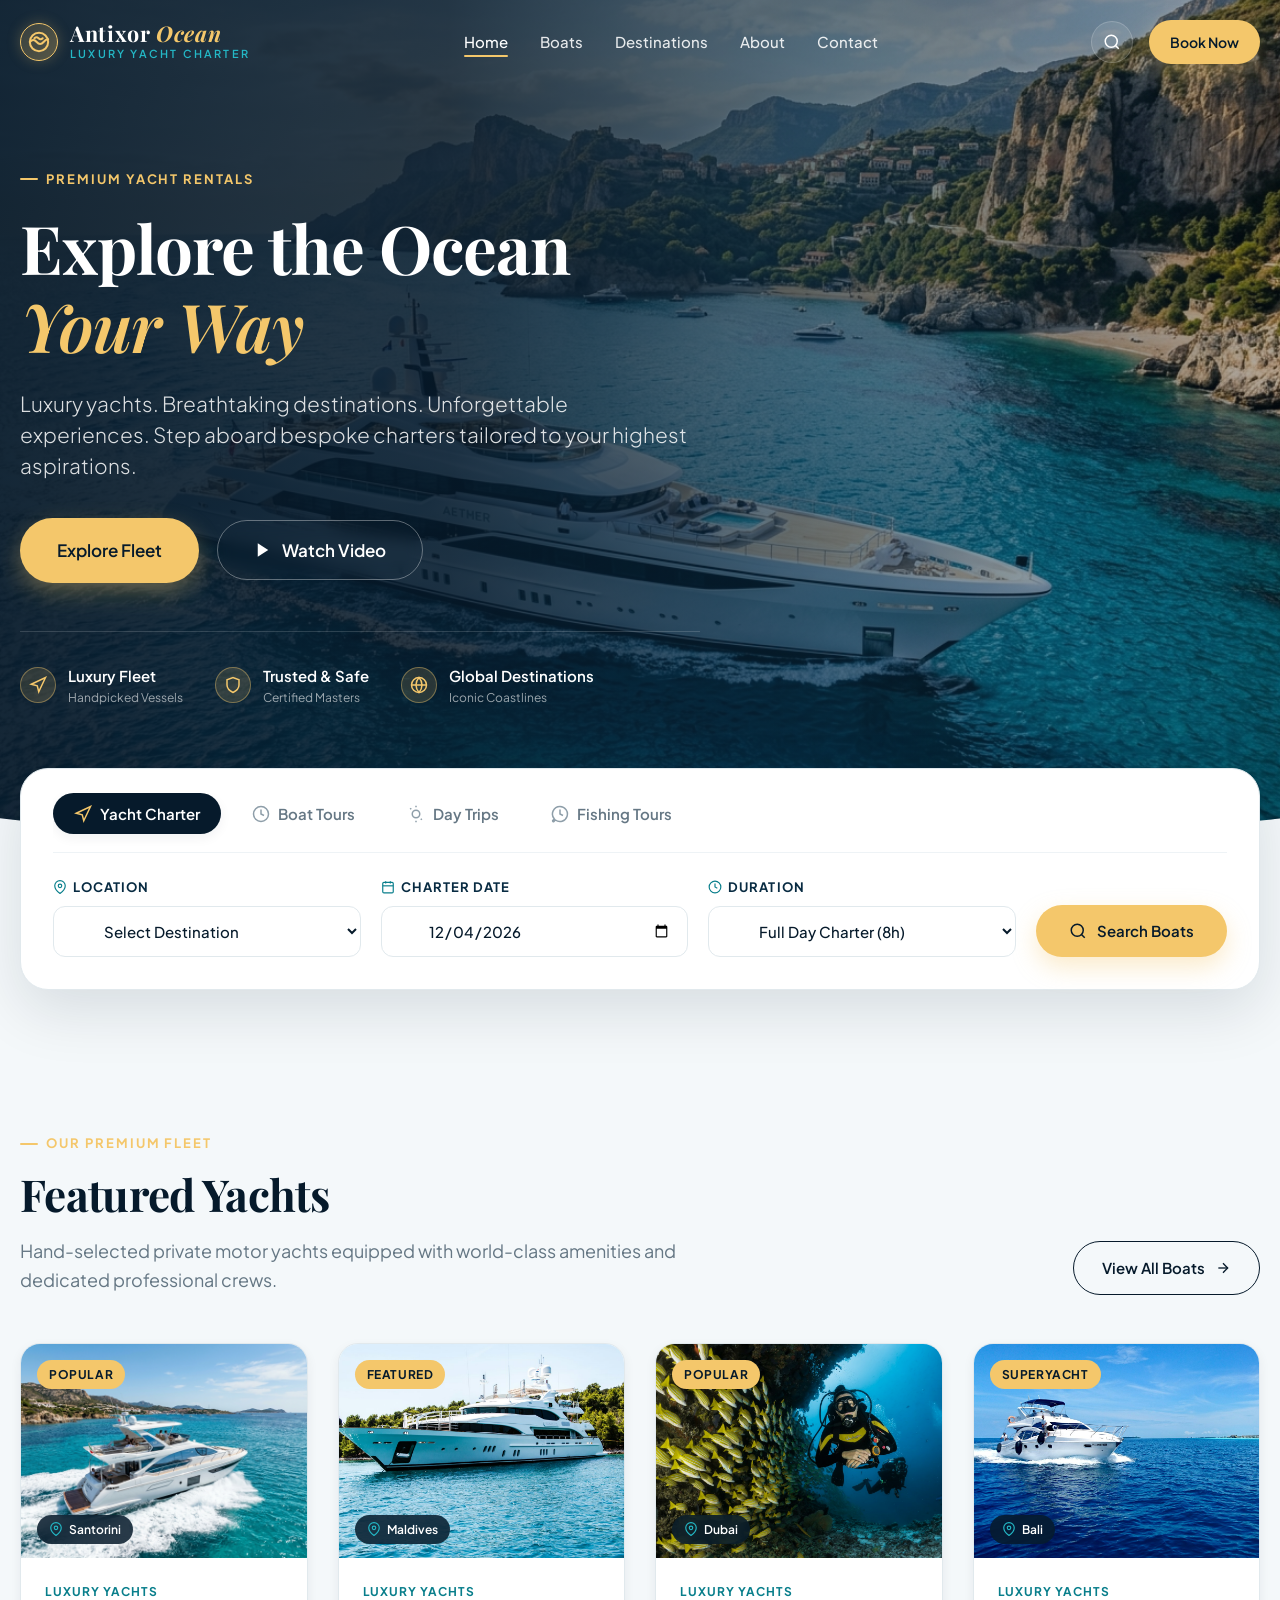
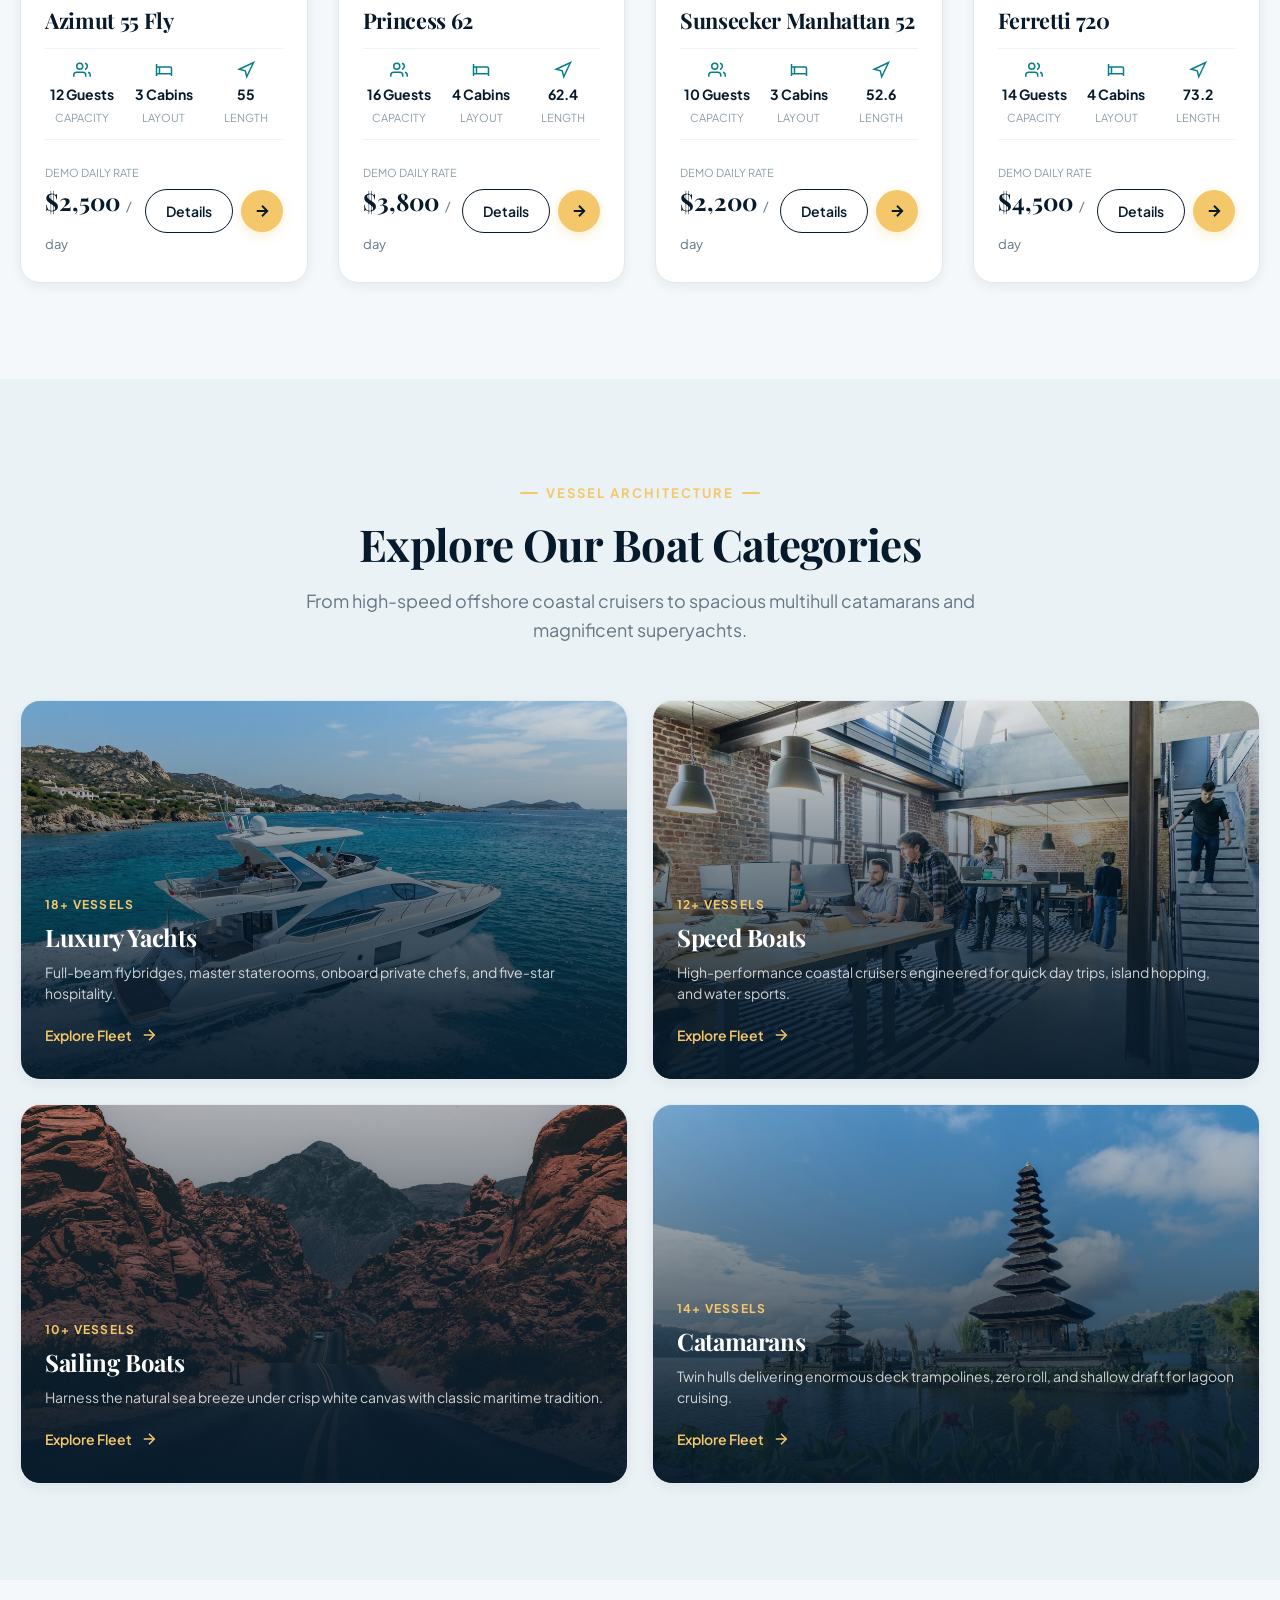
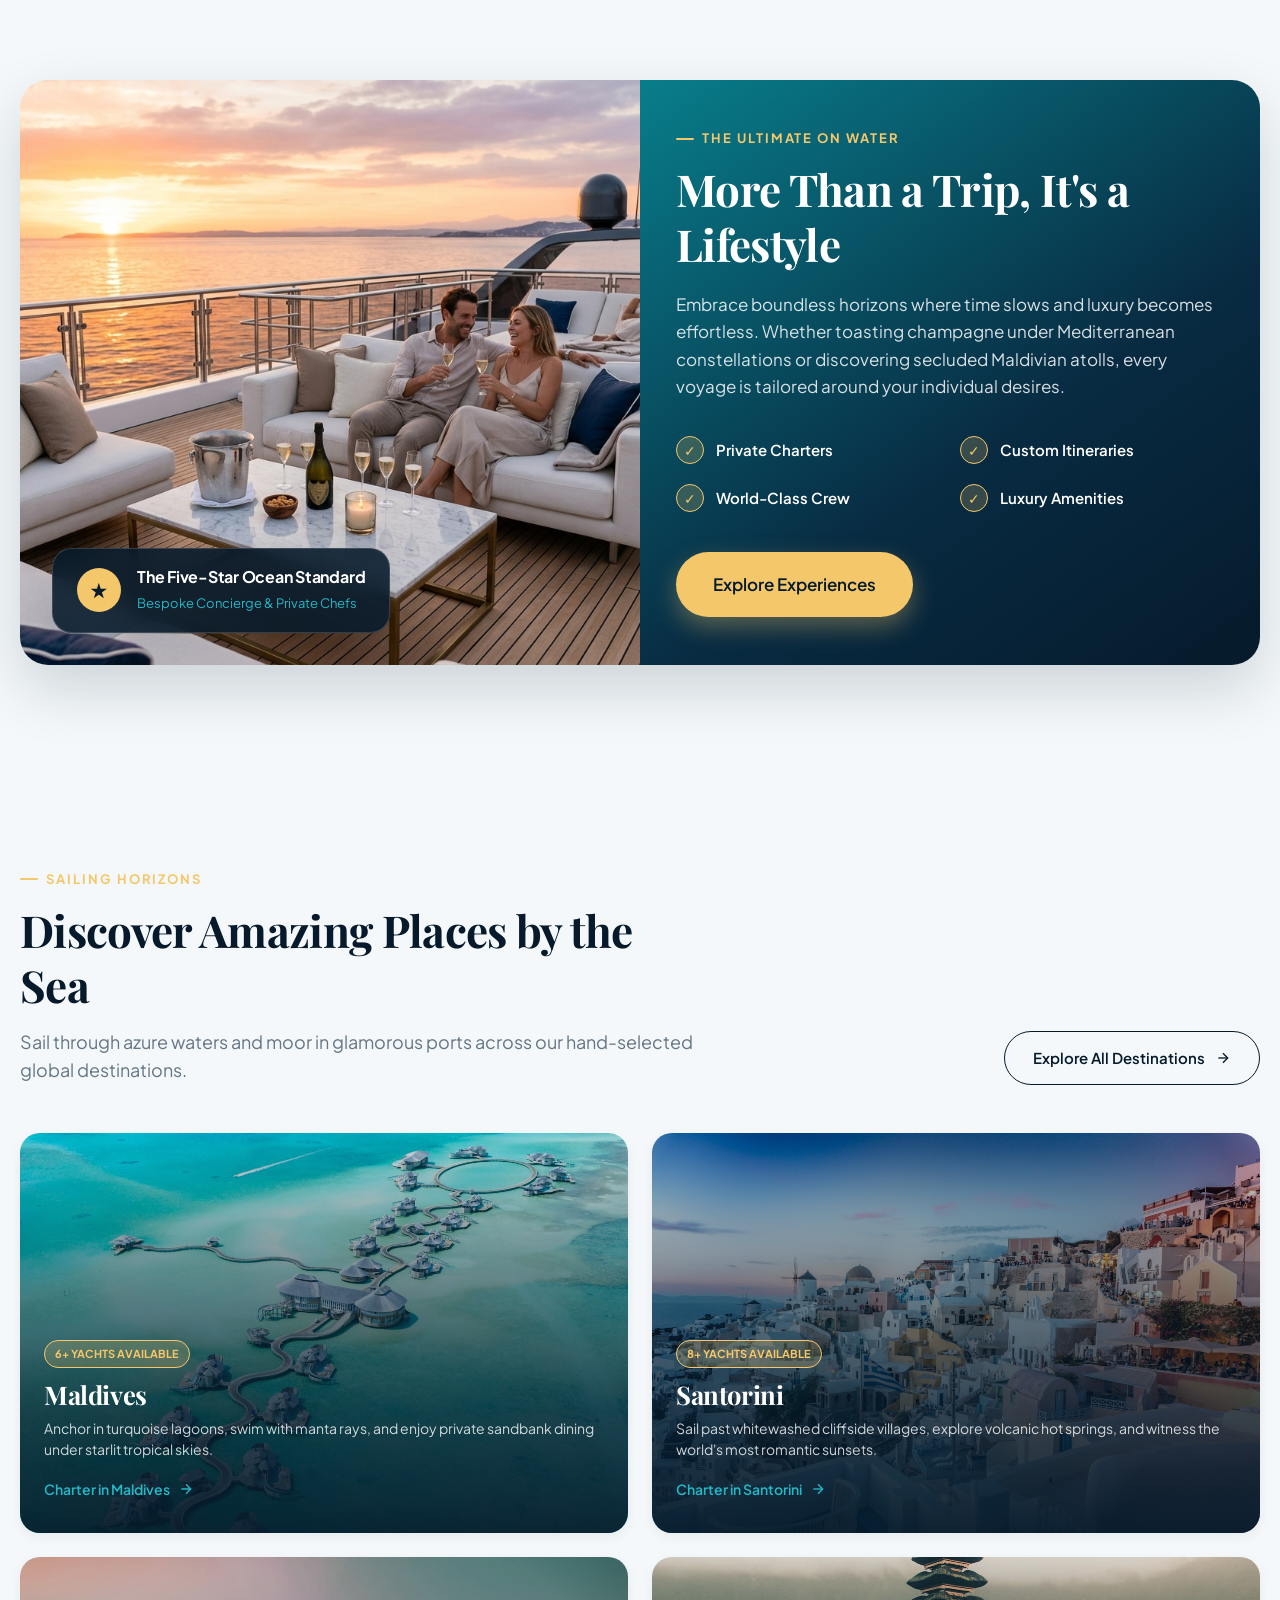
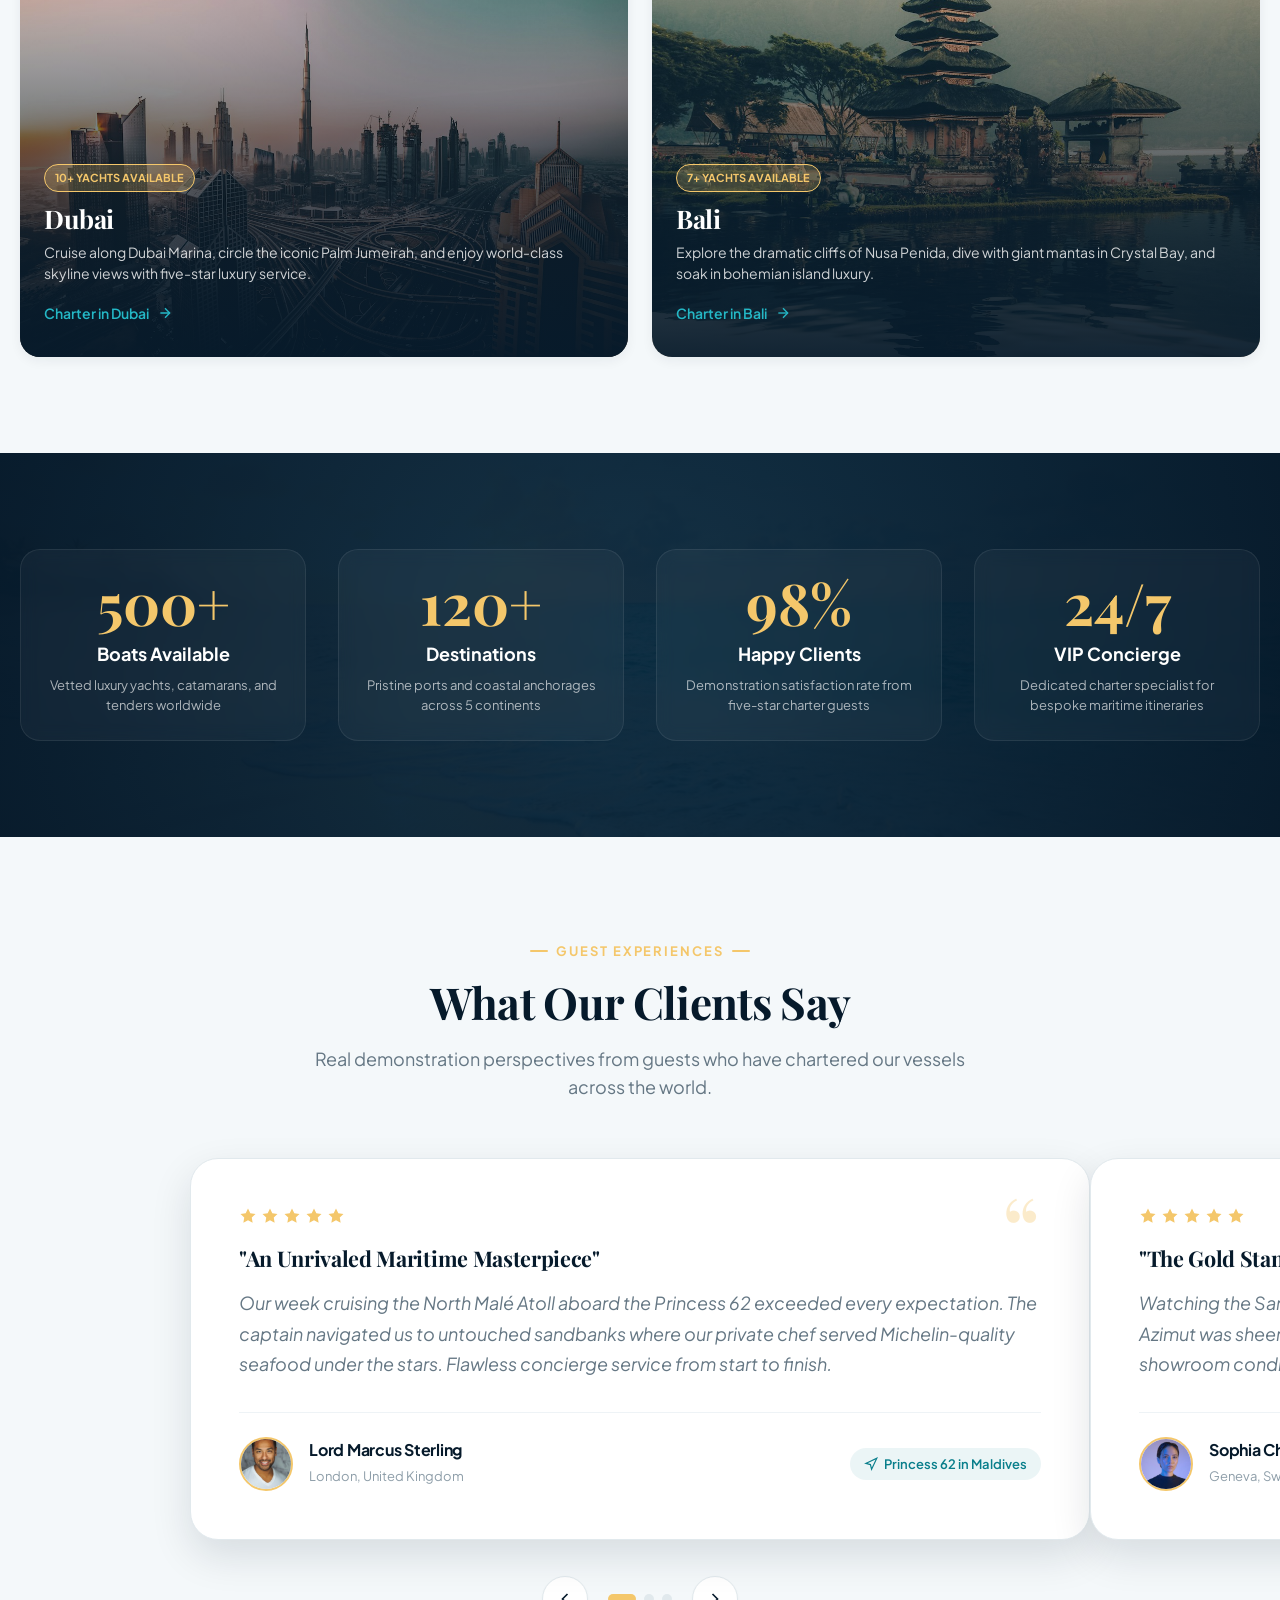
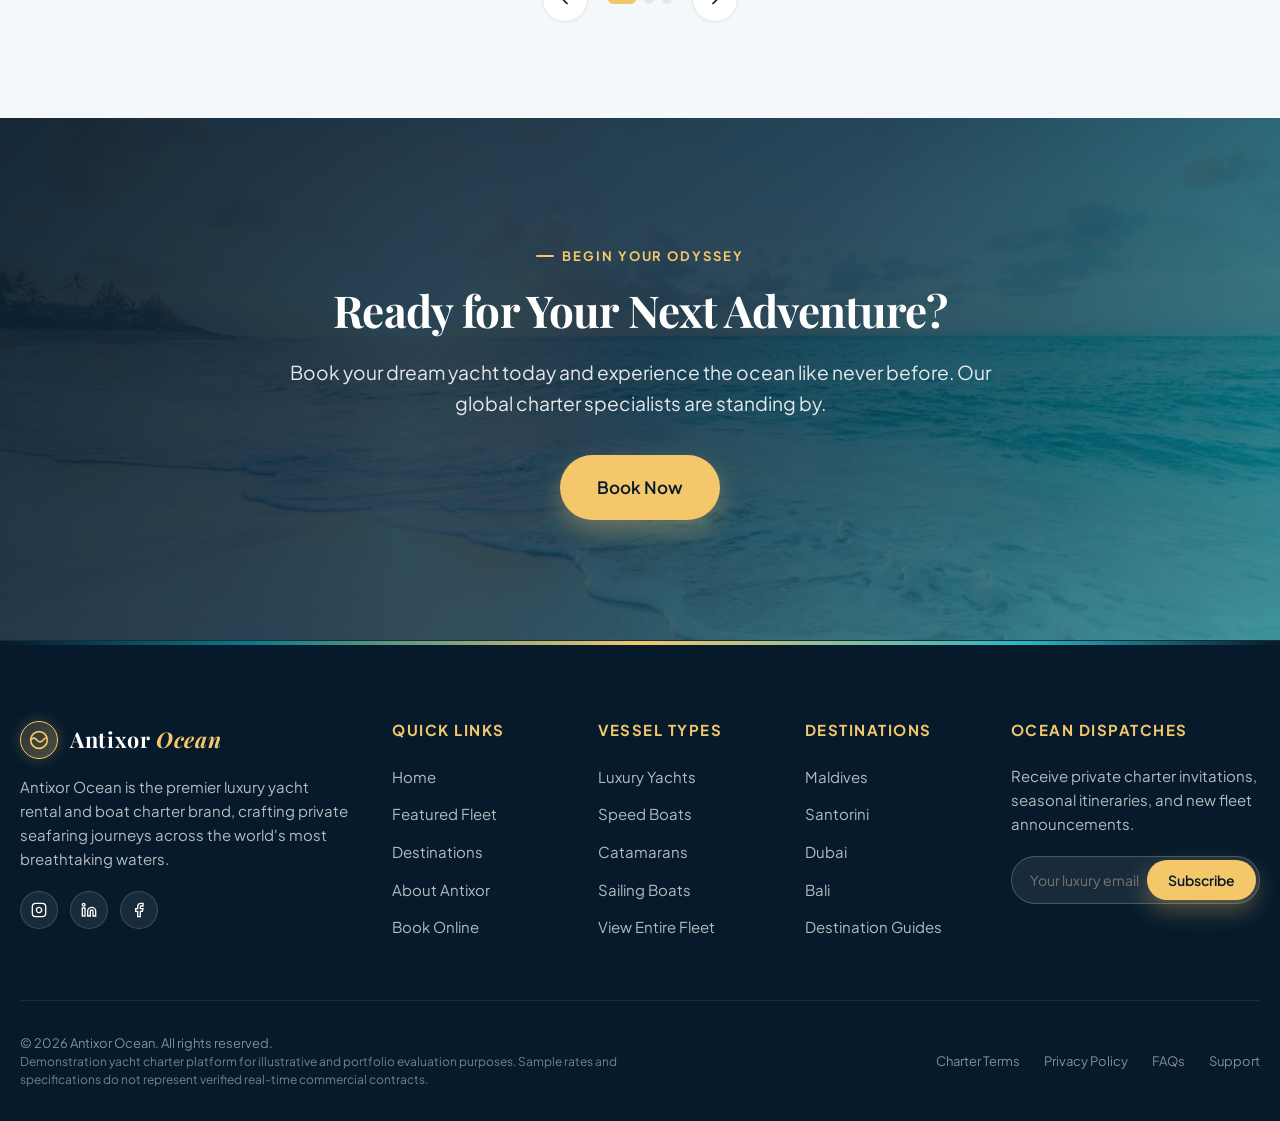
<file: index.html>
<!DOCTYPE html>
<html lang="en">
<head>
  <meta charset="UTF-8" />
  <meta name="viewport" content="width=device-width, initial-scale=1.0" />
  <title>Antixor Ocean — Luxury Yacht Rentals & Bespoke Boat Charters</title>
  <meta name="description" content="Antixor Ocean offers world-class luxury yacht rentals, private boat charters, day trips, and coastal experiences in Maldives, Santorini, Dubai, and Bali." />
  
  <!-- CSS Stylesheets -->
  <link rel="stylesheet" href="css/style.css" />
  <link rel="stylesheet" href="css/components.css" />
  <link rel="stylesheet" href="css/responsive.css" />
</head>
<body>

  <!-- ========================================================================
       GLOBAL HEADER
       ======================================================================== -->
  <header class="site-header" id="siteHeader">
    <div class="container header-inner">
      <!-- Brand Logo -->
      <a href="index.html" class="brand-logo" aria-label="Antixor Ocean Homepage">
        <div class="brand-symbol">
          <!-- Gold Nautical Wave Symbol -->
          <svg width="22" height="22" viewBox="0 0 24 24" fill="none" stroke="currentColor" stroke-width="2.2" stroke-linecap="round" stroke-linejoin="round">
            <circle cx="12" cy="12" r="10"></circle>
            <path d="M2 12c2.5-3 5-3 7.5 0s5 3 7.5 0 5-3 5-3"></path>
            <path d="M7 8c1.5-1.5 3-1.5 4.5 0s3 1.5 4.5 0"></path>
          </svg>
        </div>
        <div class="brand-text">
          <span class="brand-name">Antixor <span>Ocean</span></span>
          <span class="brand-tagline">Luxury Yacht Charter</span>
        </div>
      </a>

      <!-- Desktop Navigation -->
      <nav class="main-nav" aria-label="Main Navigation">
        <ul class="nav-list">
          <li><a href="index.html" class="nav-link active">Home</a></li>
          <li><a href="boats.html" class="nav-link">Boats</a></li>
          <li><a href="destinations.html" class="nav-link">Destinations</a></li>
          <li><a href="about.html" class="nav-link">About</a></li>
          <li><a href="contact.html" class="nav-link">Contact</a></li>
        </ul>
      </nav>

      <!-- Header Actions -->
      <div class="header-actions">
        <!-- Search Trigger -->
        <button class="btn-search-trigger" aria-label="Search yachts and destinations" title="Search yachts">
          <svg width="18" height="18" viewBox="0 0 24 24" fill="none" stroke="currentColor" stroke-width="2"><circle cx="11" cy="11" r="8"></circle><line x1="21" y1="21" x2="16.65" y2="16.65"></line></svg>
        </button>

        <!-- Book Now Primary Action -->
        <a href="booking.html" class="btn btn-gold btn-sm">Book Now</a>

        <!-- Mobile Hamburger Toggle -->
        <button class="hamburger-btn" aria-label="Toggle mobile menu" aria-expanded="false">
          <span></span>
          <span></span>
          <span></span>
        </button>
      </div>
    </div>
  </header>

  <!-- Mobile Navigation Drawer -->
  <div class="drawer-backdrop"></div>
  <aside class="mobile-drawer" aria-label="Mobile Navigation Drawer">
    <div>
      <div class="drawer-top">
        <a href="index.html" class="brand-logo">
          <div class="brand-symbol">
            <svg width="20" height="20" viewBox="0 0 24 24" fill="none" stroke="currentColor" stroke-width="2"><circle cx="12" cy="12" r="10"></circle><path d="M2 12c2.5-3 5-3 7.5 0s5 3 7.5 0 5-3 5-3"></path></svg>
          </div>
          <div class="brand-text">
            <span class="brand-name">Antixor <span>Ocean</span></span>
          </div>
        </a>
        <button class="drawer-close" aria-label="Close menu">&times;</button>
      </div>

      <ul class="drawer-links">
        <li><a href="index.html" class="active">Home</a></li>
        <li><a href="boats.html">Boats Fleet</a></li>
        <li><a href="destinations.html">Destinations</a></li>
        <li><a href="about.html">About Antixor</a></li>
        <li><a href="contact.html">Contact & Inquiries</a></li>
      </ul>
    </div>

    <div class="drawer-bottom">
      <a href="booking.html" class="btn btn-gold btn-lg" style="width:100%;">Book a Yacht</a>
      <p style="font-size:0.75rem; color:rgba(255,255,255,0.6); text-align:center;">
        Global Charter Concierge: +1 (800) 845-9224
      </p>
    </div>
  </aside>

  <!-- Global Search Modal -->
  <div class="search-modal-backdrop" id="searchModalBackdrop" role="dialog" aria-modal="true" aria-label="Search yachts">
    <div class="search-modal-card">
      <div class="search-modal-head">
        <h3>Search Antixor Fleet</h3>
        <button class="search-close-btn" aria-label="Close search">&times;</button>
      </div>
      <form class="search-modal-form">
        <div class="search-input-wrapper">
          <svg width="22" height="22" viewBox="0 0 24 24" fill="none" stroke="currentColor" stroke-width="2"><circle cx="11" cy="11" r="8"></circle><line x1="21" y1="21" x2="16.65" y2="16.65"></line></svg>
          <input type="text" class="search-modal-input" placeholder="Search by yacht model, destination (e.g. Maldives, Santorini)..." />
        </div>
        <div class="search-quick-tags">
          <span>Popular Searches:</span>
          <a href="#" class="quick-tag" data-tag="Maldives">Maldives</a>
          <a href="#" class="quick-tag" data-tag="Santorini">Santorini</a>
          <a href="#" class="quick-tag" data-tag="Dubai">Dubai</a>
          <a href="#" class="quick-tag" data-tag="Azimut">Azimut 55</a>
          <a href="#" class="quick-tag" data-tag="Catamarans">Catamarans</a>
        </div>
      </form>
    </div>
  </div>

  <main>
    <!-- ========================================================================
         SECTION A: HERO BANNER
         ======================================================================== -->
    <section class="hero-banner" id="hero">
      <div class="hero-bg-wrapper">
        <img src="assets/images/hero-yacht.jpg" alt="Luxury superyacht cruising turquoise Mediterranean waters" class="hero-bg-img" />
        <div class="hero-overlay"></div>
      </div>

      <div class="container">
        <div class="hero-content">
          <span class="eyebrow">PREMIUM YACHT RENTALS</span>
          <h1 class="hero-title">
            Explore the Ocean <span class="gold-accent">Your Way</span>
          </h1>
          <p class="hero-subtitle">
            Luxury yachts. Breathtaking destinations. Unforgettable experiences. Step aboard bespoke charters tailored to your highest aspirations.
          </p>

          <div class="hero-actions">
            <a href="boats.html" class="btn btn-gold btn-lg">Explore Fleet</a>
            <button type="button" class="btn btn-outline-white btn-lg explore-video-btn" aria-label="Watch charter experience video preview">
              <svg width="18" height="18" viewBox="0 0 24 24" fill="currentColor"><polygon points="5 3 19 12 5 21 5 3"></polygon></svg>
              Watch Video
            </button>
          </div>

          <!-- Trust Badges -->
          <div class="hero-trust-bar">
            <div class="trust-item">
              <div class="trust-icon">
                <svg width="18" height="18" viewBox="0 0 24 24" fill="none" stroke="currentColor" stroke-width="2"><polygon points="3 11 22 2 13 21 11 13 3 11"></polygon></svg>
              </div>
              <div class="trust-text">
                <strong>Luxury Fleet</strong>
                <span>Handpicked Vessels</span>
              </div>
            </div>

            <div class="trust-item">
              <div class="trust-icon">
                <svg width="18" height="18" viewBox="0 0 24 24" fill="none" stroke="currentColor" stroke-width="2"><path d="M12 22s8-4 8-10V5l-8-3-8 3v7c0 6 8 10 8 10z"></path></svg>
              </div>
              <div class="trust-text">
                <strong>Trusted &amp; Safe</strong>
                <span>Certified Masters</span>
              </div>
            </div>

            <div class="trust-item">
              <div class="trust-icon">
                <svg width="18" height="18" viewBox="0 0 24 24" fill="none" stroke="currentColor" stroke-width="2"><circle cx="12" cy="12" r="10"></circle><path d="M2 12h20"></path><path d="M12 2a15.3 15.3 0 0 1 4 10 15.3 15.3 0 0 1-4 10 15.3 15.3 0 0 1-4-10 15.3 15.3 0 0 1 4-10z"></path></svg>
              </div>
              <div class="trust-text">
                <strong>Global Destinations</strong>
                <span>Iconic Coastlines</span>
              </div>
            </div>
          </div>
        </div>
      </div>

      <!-- Decorative Curved Wave Accent -->
      <div class="hero-curve-divider">
        <svg data-name="Layer 1" xmlns="http://www.w3.org/2000/svg" viewBox="0 0 1200 120" preserveAspectRatio="none">
          <path d="M321.39,56.44c58-10.79,114.16-30.13,172-41.86,82.39-16.72,168.19-17.73,250.45-.39C823.78,31,906.67,72,985.66,92.83c70.05,18.48,146.53,26.09,214.34,3V120H0V95.8C59.71,118.06,155.63,115.65,223,101.4,256.44,94.27,288.75,82.47,321.39,56.44Z" class="shape-fill"></path>
        </svg>
      </div>
    </section>

    <!-- ========================================================================
         SECTION B: FLOATING BOOKING SEARCH PANEL
         ======================================================================== -->
    <div class="container booking-panel-wrapper">
      <div class="booking-panel">
        <!-- 4 Selectable Booking Tabs -->
        <div class="booking-tabs" role="tablist">
          <button type="button" class="booking-tab-btn is-active" data-tab="yacht-charter" role="tab" aria-selected="true">
            <svg width="18" height="18" viewBox="0 0 24 24" fill="none" stroke="currentColor" stroke-width="2"><polygon points="3 11 22 2 13 21 11 13 3 11"></polygon></svg>
            Yacht Charter
          </button>
          <button type="button" class="booking-tab-btn" data-tab="boat-tours" role="tab" aria-selected="false">
            <svg width="18" height="18" viewBox="0 0 24 24" fill="none" stroke="currentColor" stroke-width="2"><circle cx="12" cy="12" r="10"></circle><polyline points="12 6 12 12 16 14"></polyline></svg>
            Boat Tours
          </button>
          <button type="button" class="booking-tab-btn" data-tab="day-trips" role="tab" aria-selected="false">
            <svg width="18" height="18" viewBox="0 0 24 24" fill="none" stroke="currentColor" stroke-width="2"><circle cx="12" cy="12" r="5"></circle><line x1="12" y1="1" x2="12" y2="3"></line><line x1="12" y1="21" x2="12" y2="23"></line><line x1="4.22" y1="4.22" x2="5.64" y2="5.64"></line><line x1="18.36" y1="18.36" x2="19.78" y2="19.78"></line></svg>
            Day Trips
          </button>
          <button type="button" class="booking-tab-btn" data-tab="fishing-tours" role="tab" aria-selected="false">
            <svg width="18" height="18" viewBox="0 0 24 24" fill="none" stroke="currentColor" stroke-width="2"><path d="M12 2a10 10 0 0 0-7.54 16.59l-1.92 1.93a1 1 0 0 0 1.42 1.41l1.93-1.92A10 10 0 1 0 12 2z"></path><path d="M12 6v6l4 2"></path></svg>
            Fishing Tours
          </button>
        </div>

        <!-- Booking Form Fields -->
        <form class="booking-form" id="homeBookingForm">
          <!-- Location Dropdown -->
          <div class="form-group">
            <label for="searchLocation">
              <svg width="14" height="14" viewBox="0 0 24 24" fill="none" stroke="currentColor" stroke-width="2"><path d="M21 10c0 7-9 13-9 13s-9-6-9-13a9 9 0 0 1 18 0z"></path><circle cx="12" cy="10" r="3"></circle></svg>
              Location
            </label>
            <div class="input-with-icon">
              <select id="searchLocation" name="location" required>
                <option value="">Select Destination</option>
                <option value="Maldives">Maldives</option>
                <option value="Santorini">Santorini</option>
                <option value="Dubai">Dubai</option>
                <option value="Bali">Bali</option>
              </select>
            </div>
          </div>

          <!-- Date Picker -->
          <div class="form-group">
            <label for="searchDate">
              <svg width="14" height="14" viewBox="0 0 24 24" fill="none" stroke="currentColor" stroke-width="2"><rect x="3" y="4" width="18" height="18" rx="2" ry="2"></rect><line x1="16" y1="2" x2="16" y2="6"></line><line x1="8" y1="2" x2="8" y2="6"></line><line x1="3" y1="10" x2="21" y2="10"></line></svg>
              Charter Date
            </label>
            <div class="input-with-icon">
              <input type="date" id="searchDate" name="date" required />
            </div>
          </div>

          <!-- Duration Dropdown -->
          <div class="form-group">
            <label for="searchDuration">
              <svg width="14" height="14" viewBox="0 0 24 24" fill="none" stroke="currentColor" stroke-width="2"><circle cx="12" cy="12" r="10"></circle><polyline points="12 6 12 12 16 14"></polyline></svg>
              Duration
            </label>
            <div class="input-with-icon">
              <select id="searchDuration" name="duration">
                <!-- Dynamically populated based on active tab -->
              </select>
            </div>
          </div>

          <!-- Search Boats Submit Button -->
          <button type="submit" class="btn btn-gold btn-search-submit">
            <svg width="18" height="18" viewBox="0 0 24 24" fill="none" stroke="currentColor" stroke-width="2"><circle cx="11" cy="11" r="8"></circle><line x1="21" y1="21" x2="16.65" y2="16.65"></line></svg>
            Search Boats
          </button>
        </form>
      </div>
    </div>

    <!-- ========================================================================
         SECTION C: FEATURED YACHTS
         ======================================================================== -->
    <section class="section" id="featuredFleet">
      <div class="container">
        <div style="display: flex; align-items: flex-end; justify-content: space-between; flex-wrap: wrap; gap: 20px; margin-bottom: 48px;">
          <div class="section-header" style="margin-bottom: 0;">
            <span class="eyebrow">OUR PREMIUM FLEET</span>
            <h2>Featured Yachts</h2>
            <p>Hand-selected private motor yachts equipped with world-class amenities and dedicated professional crews.</p>
          </div>
          <a href="boats.html" class="btn btn-outline-navy">
            View All Boats
            <svg width="16" height="16" viewBox="0 0 24 24" fill="none" stroke="currentColor" stroke-width="2"><line x1="5" y1="12" x2="19" y2="12"></line><polyline points="12 5 19 12 12 19"></polyline></svg>
          </a>
        </div>

        <!-- Dynamic Yacht Cards Grid -->
        <div class="yacht-grid" id="featuredYachtsGrid">
          <!-- Rendered via js/home.js -->
        </div>
      </div>
    </section>

    <!-- ========================================================================
         SECTION D: BOAT CATEGORIES
         ======================================================================== -->
    <section class="section" style="background-color: #EBF2F6;">
      <div class="container">
        <div class="section-header text-center">
          <span class="eyebrow">VESSEL ARCHITECTURE</span>
          <h2>Explore Our Boat Categories</h2>
          <p>From high-speed offshore coastal cruisers to spacious multihull catamarans and magnificent superyachts.</p>
        </div>

        <!-- 4 Categories Grid -->
        <div class="category-grid" id="categoriesGrid">
          <!-- Rendered via js/home.js -->
        </div>
      </div>
    </section>

    <!-- ========================================================================
         SECTION E: OCEAN EXPERIENCE / LIFESTYLE BANNER
         ======================================================================== -->
    <section class="section" style="padding: 100px 0;">
      <div class="container">
        <div class="lifestyle-split">
          <!-- Left: Sunset Yacht Deck Media -->
          <div class="lifestyle-media">
            <img src="assets/images/lifestyle-deck.jpg" alt="Luxury yacht teak deck lounge at golden hour sunset" loading="lazy" />
            <div class="lifestyle-media-badge">
              <div class="badge-icon-gold">★</div>
              <div class="badge-text-meta">
                <h5>The Five-Star Ocean Standard</h5>
                <span>Bespoke Concierge &amp; Private Chefs</span>
              </div>
            </div>
          </div>

          <!-- Right: Dark Ocean Teal Content -->
          <div class="lifestyle-content">
            <span class="eyebrow">THE ULTIMATE ON WATER</span>
            <h2>More Than a Trip, It's a Lifestyle</h2>
            <p>
              Embrace boundless horizons where time slows and luxury becomes effortless. Whether toasting champagne under Mediterranean constellations or discovering secluded Maldivian atolls, every voyage is tailored around your individual desires.
            </p>

            <!-- 4 Service Highlights -->
            <div class="lifestyle-highlights-grid">
              <div class="highlight-item">
                <div class="highlight-bullet">✓</div>
                <span>Private Charters</span>
              </div>
              <div class="highlight-item">
                <div class="highlight-bullet">✓</div>
                <span>Custom Itineraries</span>
              </div>
              <div class="highlight-item">
                <div class="highlight-bullet">✓</div>
                <span>World-Class Crew</span>
              </div>
              <div class="highlight-item">
                <div class="highlight-bullet">✓</div>
                <span>Luxury Amenities</span>
              </div>
            </div>

            <div>
              <a href="destinations.html" class="btn btn-gold btn-lg">Explore Experiences</a>
            </div>
          </div>
        </div>
      </div>
    </section>

    <!-- ========================================================================
         SECTION F: POPULAR DESTINATIONS
         ======================================================================== -->
    <section class="section" id="destinations">
      <div class="container">
        <div style="display: flex; align-items: flex-end; justify-content: space-between; flex-wrap: wrap; gap: 20px; margin-bottom: 48px;">
          <div class="section-header" style="margin-bottom: 0;">
            <span class="eyebrow">SAILING HORIZONS</span>
            <h2>Discover Amazing Places by the Sea</h2>
            <p>Sail through azure waters and moor in glamorous ports across our hand-selected global destinations.</p>
          </div>
          <a href="destinations.html" class="btn btn-outline-navy">
            Explore All Destinations
            <svg width="16" height="16" viewBox="0 0 24 24" fill="none" stroke="currentColor" stroke-width="2"><line x1="5" y1="12" x2="19" y2="12"></line><polyline points="12 5 19 12 12 19"></polyline></svg>
          </a>
        </div>

        <!-- 4 Destinations Grid -->
        <div class="destination-grid" id="destinationsGrid">
          <!-- Rendered via js/home.js -->
        </div>
      </div>
    </section>

    <!-- ========================================================================
         SECTION G: FLEET STATISTICS
         ======================================================================== -->
    <section class="stats-banner" id="stats">
      <img src="assets/images/cta-sunset.jpg" alt="Scenic ocean water" class="stats-bg" loading="lazy" />
      <div class="stats-overlay"></div>

      <div class="container stats-container">
        <div class="stats-grid" id="statisticsGrid">
          <!-- Rendered via js/home.js -->
        </div>
      </div>
    </section>

    <!-- ========================================================================
         SECTION H: CUSTOMER TESTIMONIALS
         ======================================================================== -->
    <section class="section testimonials-section" id="testimonials">
      <div class="container">
        <div class="section-header text-center">
          <span class="eyebrow">GUEST EXPERIENCES</span>
          <h2>What Our Clients Say</h2>
          <p>Real demonstration perspectives from guests who have chartered our vessels across the world.</p>
        </div>

        <!-- Carousel -->
        <div class="testimonial-carousel-wrapper">
          <div class="testimonial-track" id="testimonialTrack">
            <!-- Rendered via js/home.js -->
          </div>

          <!-- Controls -->
          <div class="carousel-controls">
            <button class="carousel-btn" id="carouselPrev" aria-label="Previous testimonial">
              <svg width="20" height="20" viewBox="0 0 24 24" fill="none" stroke="currentColor" stroke-width="2"><polyline points="15 18 9 12 15 6"></polyline></svg>
            </button>
            <div class="carousel-dots" id="carouselDots"></div>
            <button class="carousel-btn" id="carouselNext" aria-label="Next testimonial">
              <svg width="20" height="20" viewBox="0 0 24 24" fill="none" stroke="currentColor" stroke-width="2"><polyline points="9 18 15 12 9 6"></polyline></svg>
            </button>
          </div>
        </div>
      </div>
    </section>

    <!-- ========================================================================
         SECTION I: FINAL BOOKING CALL TO ACTION
         ======================================================================== -->
    <section class="cta-banner">
      <img src="assets/images/cta-sunset.jpg" alt="Luxury yacht sailing into ocean sunset" class="cta-bg" loading="lazy" />
      <div class="cta-overlay"></div>

      <div class="container">
        <div class="cta-content">
          <span class="eyebrow" style="color:var(--gold); margin-bottom:16px;">BEGIN YOUR ODYSSEY</span>
          <h2>Ready for Your Next Adventure?</h2>
          <p>Book your dream yacht today and experience the ocean like never before. Our global charter specialists are standing by.</p>
          <a href="booking.html" class="btn btn-gold btn-lg">Book Now</a>
        </div>
      </div>
    </section>
  </main>

  <!-- ========================================================================
       SECTION J & K: FOOTER WITH NEWSLETTER
       ======================================================================== -->
  <footer class="site-footer">
    <div class="footer-wave-accent"></div>

    <div class="container">
      <div class="footer-top">
        <!-- Col 1: Brand Info -->
        <div class="footer-col">
          <a href="index.html" class="brand-logo" style="margin-bottom:16px;">
            <div class="brand-symbol">
              <svg width="20" height="20" viewBox="0 0 24 24" fill="none" stroke="currentColor" stroke-width="2"><circle cx="12" cy="12" r="10"></circle><path d="M2 12c2.5-3 5-3 7.5 0s5 3 7.5 0 5-3 5-3"></path></svg>
            </div>
            <div class="brand-text">
              <span class="brand-name">Antixor <span>Ocean</span></span>
            </div>
          </a>
          <p>
            Antixor Ocean is the premier luxury yacht rental and boat charter brand, crafting private seafaring journeys across the world's most breathtaking waters.
          </p>
          <div class="social-links">
            <a href="#" class="social-link" aria-label="Instagram">
              <svg width="16" height="16" viewBox="0 0 24 24" fill="none" stroke="currentColor" stroke-width="2"><rect x="2" y="2" width="20" height="20" rx="5" ry="5"></rect><path d="M16 11.37A4 4 0 1 1 12.63 8 4 4 0 0 1 16 11.37z"></path><line x1="17.5" y1="6.5" x2="17.51" y2="6.5"></line></svg>
            </a>
            <a href="#" class="social-link" aria-label="LinkedIn">
              <svg width="16" height="16" viewBox="0 0 24 24" fill="none" stroke="currentColor" stroke-width="2"><path d="M16 8a6 6 0 0 1 6 6v7h-4v-7a2 2 0 0 0-2-2 2 2 0 0 0-2 2v7h-4v-7a6 6 0 0 1 6-6z"></path><rect x="2" y="9" width="4" height="12"></rect><circle cx="4" cy="4" r="2"></circle></svg>
            </a>
            <a href="#" class="social-link" aria-label="Facebook">
              <svg width="16" height="16" viewBox="0 0 24 24" fill="none" stroke="currentColor" stroke-width="2"><path d="M18 2h-3a5 5 0 0 0-5 5v3H7v4h3v8h4v-8h3l1-4h-4V7a1 1 0 0 1 1-1h3z"></path></svg>
            </a>
          </div>
        </div>

        <!-- Col 2: Quick Links -->
        <div class="footer-col">
          <h4>Quick Links</h4>
          <ul class="footer-links">
            <li><a href="index.html">Home</a></li>
            <li><a href="boats.html">Featured Fleet</a></li>
            <li><a href="destinations.html">Destinations</a></li>
            <li><a href="about.html">About Antixor</a></li>
            <li><a href="booking.html">Book Online</a></li>
          </ul>
        </div>

        <!-- Col 3: Boat Categories -->
        <div class="footer-col">
          <h4>Vessel Types</h4>
          <ul class="footer-links">
            <li><a href="boats.html?category=luxury-yachts">Luxury Yachts</a></li>
            <li><a href="boats.html?category=speed-boats">Speed Boats</a></li>
            <li><a href="boats.html?category=catamarans">Catamarans</a></li>
            <li><a href="boats.html?category=sailing-boats">Sailing Boats</a></li>
            <li><a href="boats.html">View Entire Fleet</a></li>
          </ul>
        </div>

        <!-- Col 4: Destinations -->
        <div class="footer-col">
          <h4>Destinations</h4>
          <ul class="footer-links">
            <li><a href="boats.html?location=Maldives">Maldives</a></li>
            <li><a href="boats.html?location=Santorini">Santorini</a></li>
            <li><a href="boats.html?location=Dubai">Dubai</a></li>
            <li><a href="boats.html?location=Bali">Bali</a></li>
            <li><a href="destinations.html">Destination Guides</a></li>
          </ul>
        </div>

        <!-- Col 5: Newsletter (Section J) -->
        <div class="footer-col">
          <h4>Ocean Dispatches</h4>
          <p>Receive private charter invitations, seasonal itineraries, and new fleet announcements.</p>
          <form class="footer-newsletter-form">
            <div class="newsletter-input-group">
              <input type="email" placeholder="Your luxury email" required aria-label="Email Address" />
              <button type="submit" class="btn btn-gold btn-sm">Subscribe</button>
            </div>
            <div class="newsletter-msg"></div>
          </form>
        </div>
      </div>

      <!-- Footer Bottom -->
      <div class="footer-bottom">
        <div>
          &copy; 2026 Antixor Ocean. All rights reserved.
          <p class="footer-demo-note">
            Demonstration yacht charter platform for illustrative and portfolio evaluation purposes. Sample rates and specifications do not represent verified real-time commercial contracts.
          </p>
        </div>
        <div class="footer-bottom-links">
          <a href="about.html">Charter Terms</a>
          <a href="about.html">Privacy Policy</a>
          <a href="contact.html">FAQs</a>
          <a href="contact.html">Support</a>
        </div>
      </div>
    </div>
  </footer>

  <!-- Scripts -->
  <script src="js/boats-data.js"></script>
  <script src="js/destinations-data.js"></script>
  <script src="js/site-data.js"></script>
  <script src="js/app.js"></script>
  <script src="js/home.js"></script>
</body>
</html>
</file>
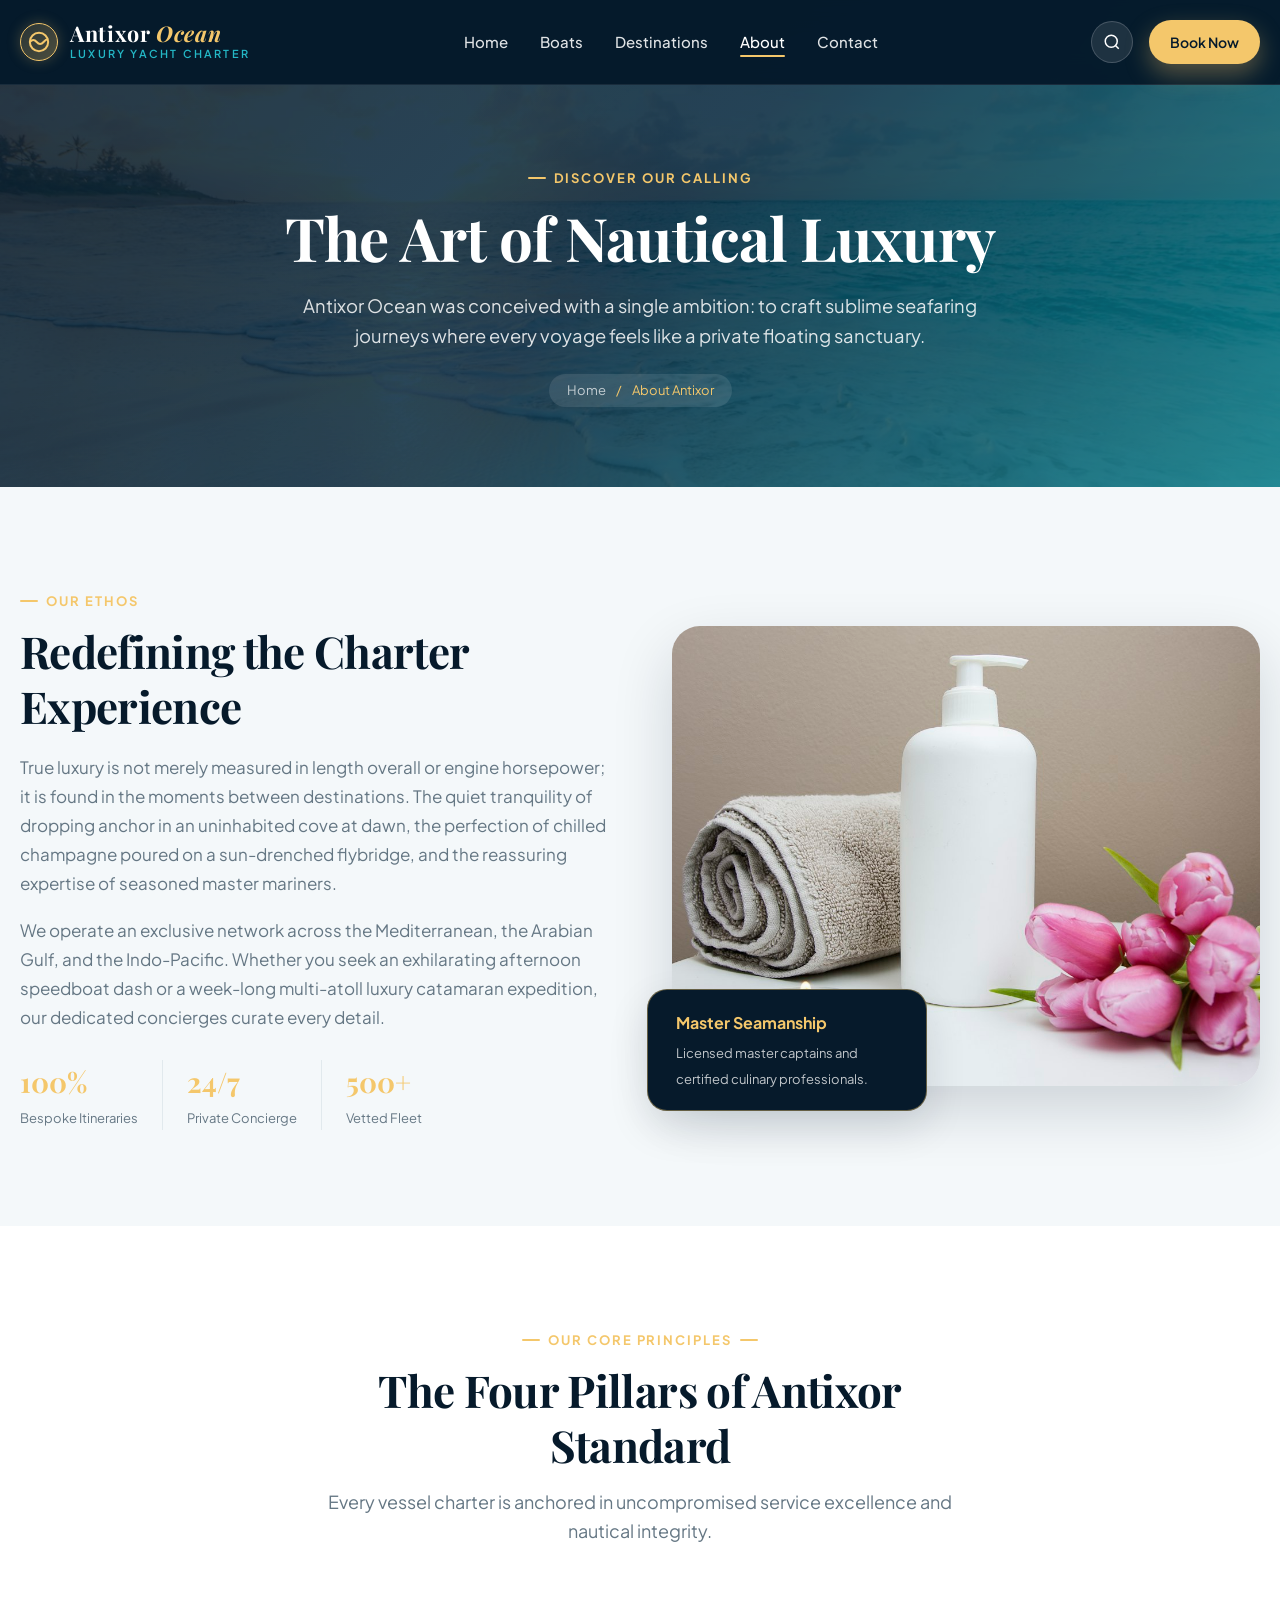
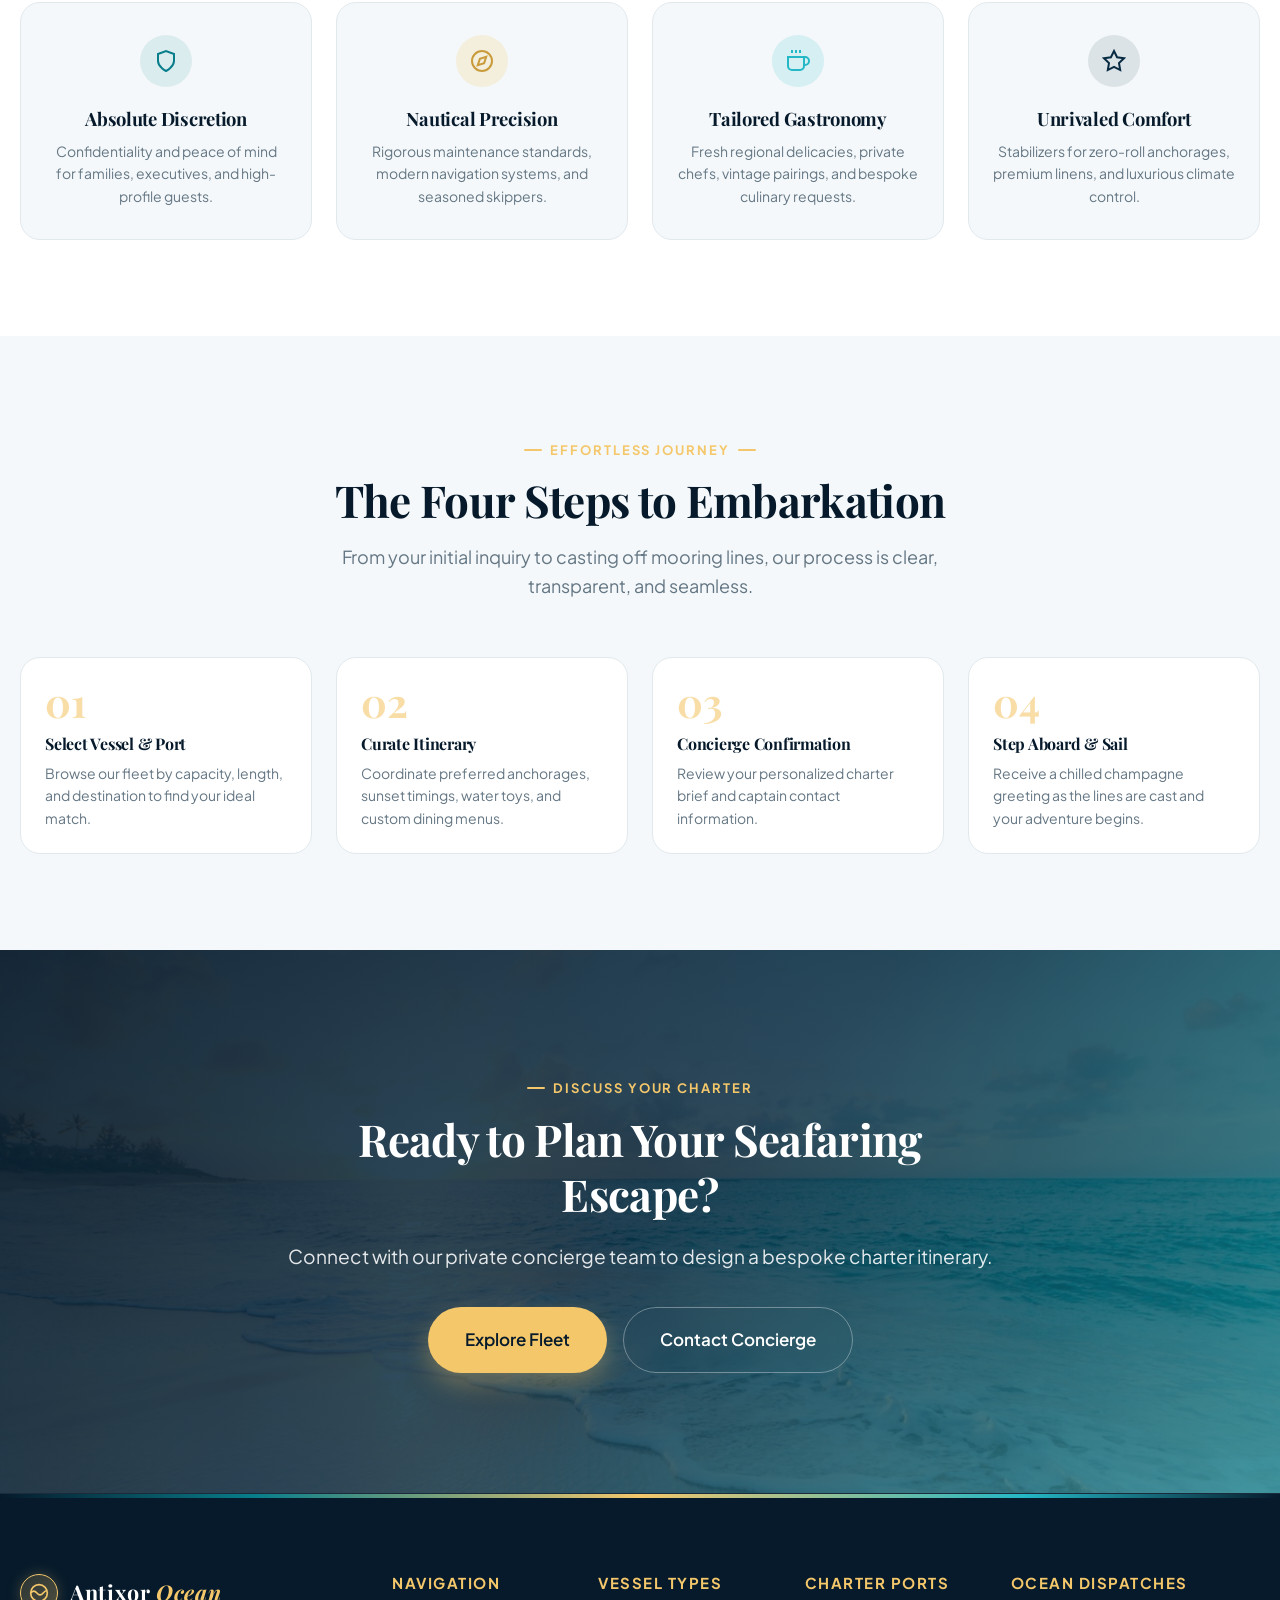
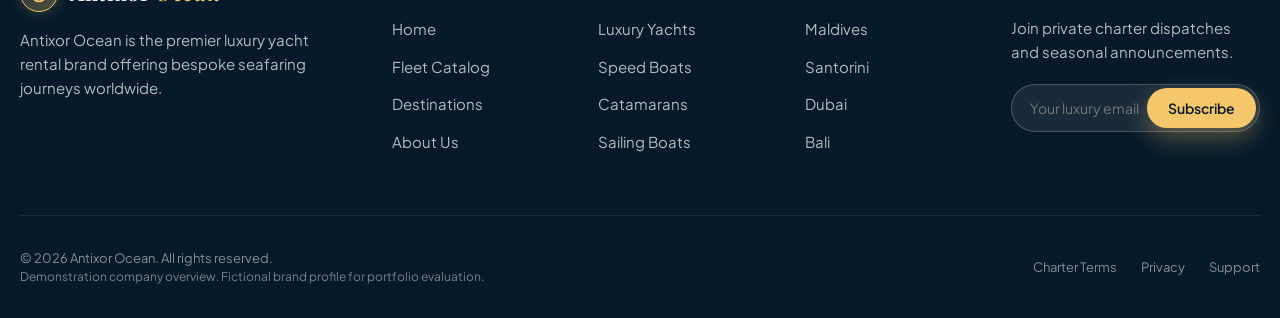
<file: about.html>
<!DOCTYPE html>
<html lang="en">
<head>
  <meta charset="UTF-8" />
  <meta name="viewport" content="width=device-width, initial-scale=1.0" />
  <title>About Antixor Ocean — The Pinnacle of Luxury Yacht Charters</title>
  <meta name="description" content="Discover the heritage, principles, and five-star maritime concierge behind Antixor Ocean luxury yacht charters." />
  
  <link rel="stylesheet" href="css/style.css" />
  <link rel="stylesheet" href="css/components.css" />
  <link rel="stylesheet" href="css/responsive.css" />
</head>
<body>

  <!-- Global Header -->
  <header class="site-header header-opaque" id="siteHeader">
    <div class="container header-inner">
      <a href="index.html" class="brand-logo" aria-label="Antixor Ocean Homepage">
        <div class="brand-symbol">
          <svg width="22" height="22" viewBox="0 0 24 24" fill="none" stroke="currentColor" stroke-width="2.2"><circle cx="12" cy="12" r="10"></circle><path d="M2 12c2.5-3 5-3 7.5 0s5 3 7.5 0 5-3 5-3"></path></svg>
        </div>
        <div class="brand-text">
          <span class="brand-name">Antixor <span>Ocean</span></span>
          <span class="brand-tagline">Luxury Yacht Charter</span>
        </div>
      </a>

      <nav class="main-nav" aria-label="Main Navigation">
        <ul class="nav-list">
          <li><a href="index.html" class="nav-link">Home</a></li>
          <li><a href="boats.html" class="nav-link">Boats</a></li>
          <li><a href="destinations.html" class="nav-link">Destinations</a></li>
          <li><a href="about.html" class="nav-link active">About</a></li>
          <li><a href="contact.html" class="nav-link">Contact</a></li>
        </ul>
      </nav>

      <div class="header-actions">
        <button class="btn-search-trigger" aria-label="Search fleet" title="Search fleet">
          <svg width="18" height="18" viewBox="0 0 24 24" fill="none" stroke="currentColor" stroke-width="2"><circle cx="11" cy="11" r="8"></circle><line x1="21" y1="21" x2="16.65" y2="16.65"></line></svg>
        </button>
        <a href="booking.html" class="btn btn-gold btn-sm">Book Now</a>
        <button class="hamburger-btn" aria-label="Toggle mobile menu">
          <span></span><span></span><span></span>
        </button>
      </div>
    </div>
  </header>

  <!-- Mobile Drawer -->
  <div class="drawer-backdrop"></div>
  <aside class="mobile-drawer">
    <div class="drawer-top">
      <a href="index.html" class="brand-logo">
        <div class="brand-symbol"><svg width="20" height="20" viewBox="0 0 24 24" fill="none" stroke="currentColor" stroke-width="2"><circle cx="12" cy="12" r="10"></circle><path d="M2 12c2.5-3 5-3 7.5 0s5 3 7.5 0 5-3 5-3"></path></svg></div>
        <div class="brand-text"><span class="brand-name">Antixor <span>Ocean</span></span></div>
      </a>
      <button class="drawer-close">&times;</button>
    </div>
    <ul class="drawer-links">
      <li><a href="index.html">Home</a></li>
      <li><a href="boats.html">Boats Fleet</a></li>
      <li><a href="destinations.html">Destinations</a></li>
      <li><a href="about.html" class="active">About Antixor</a></li>
      <li><a href="contact.html">Contact &amp; Inquiries</a></li>
    </ul>
    <div class="drawer-bottom">
      <a href="booking.html" class="btn btn-gold btn-lg" style="width:100%;">Book a Yacht</a>
    </div>
  </aside>

  <!-- Global Search Modal -->
  <div class="search-modal-backdrop" id="searchModalBackdrop" role="dialog" aria-modal="true">
    <div class="search-modal-card">
      <div class="search-modal-head">
        <h3>Search Antixor Fleet</h3>
        <button class="search-close-btn">&times;</button>
      </div>
      <form class="search-modal-form">
        <div class="search-input-wrapper">
          <svg width="22" height="22" viewBox="0 0 24 24" fill="none" stroke="currentColor" stroke-width="2"><circle cx="11" cy="11" r="8"></circle><line x1="21" y1="21" x2="16.65" y2="16.65"></line></svg>
          <input type="text" class="search-modal-input" placeholder="Search by yacht model or destination..." />
        </div>
      </form>
    </div>
  </div>

  <main>
    <!-- Page Hero -->
    <section class="page-hero">
      <div class="container page-hero-content">
        <span class="eyebrow" style="color:var(--gold);">DISCOVER OUR CALLING</span>
        <h1>The Art of Nautical Luxury</h1>
        <p>Antixor Ocean was conceived with a single ambition: to craft sublime seafaring journeys where every voyage feels like a private floating sanctuary.</p>
        <div class="breadcrumb">
          <a href="index.html">Home</a>
          <span>/</span>
          <span>About Antixor</span>
        </div>
      </div>
    </section>

    <!-- Brand Philosophy Section -->
    <section class="section">
      <div class="container">
        <div style="display:grid; grid-template-columns:1fr 1fr; gap:64px; align-items:center;">
          <div>
            <span class="eyebrow">OUR ETHOS</span>
            <h2 style="margin-bottom:20px;">Redefining the Charter Experience</h2>
            <p style="margin-bottom:18px; font-size:1.0625rem; line-height:1.7;">
              True luxury is not merely measured in length overall or engine horsepower; it is found in the moments between destinations. The quiet tranquility of dropping anchor in an uninhabited cove at dawn, the perfection of chilled champagne poured on a sun-drenched flybridge, and the reassuring expertise of seasoned master mariners.
            </p>
            <p style="margin-bottom:28px; font-size:1.0625rem; line-height:1.7;">
              We operate an exclusive network across the Mediterranean, the Arabian Gulf, and the Indo-Pacific. Whether you seek an exhilarating afternoon speedboat dash or a week-long multi-atoll luxury catamaran expedition, our dedicated concierges curate every detail.
            </p>
            <div style="display:flex; gap:24px;">
              <div>
                <strong style="font-size:1.75rem; color:var(--gold); font-family:var(--font-serif); display:block;">100%</strong>
                <span style="font-size:0.8125rem; color:var(--text-secondary);">Bespoke Itineraries</span>
              </div>
              <div style="border-left:1px solid var(--border-color); padding-left:24px;">
                <strong style="font-size:1.75rem; color:var(--gold); font-family:var(--font-serif); display:block;">24/7</strong>
                <span style="font-size:0.8125rem; color:var(--text-secondary);">Private Concierge</span>
              </div>
              <div style="border-left:1px solid var(--border-color); padding-left:24px;">
                <strong style="font-size:1.75rem; color:var(--gold); font-family:var(--font-serif); display:block;">500+</strong>
                <span style="font-size:0.8125rem; color:var(--text-secondary);">Vetted Fleet</span>
              </div>
            </div>
          </div>

          <div style="position:relative;">
            <div style="border-radius:var(--radius-xl); overflow:hidden; box-shadow:var(--shadow-xl); height:460px;">
              <img src="assets/images/about-crew.jpg" alt="Antixor Ocean hospitality and yacht crew" style="width:100%; height:100%; object-fit:cover;" loading="lazy" />
            </div>
            <div style="position:absolute; bottom:-25px; left:-25px; background:var(--navy-deep); color:var(--white); padding:20px 28px; border-radius:var(--radius-lg); border:1px solid rgba(244,199,107,0.4); box-shadow:var(--shadow-lg); max-width:280px;">
              <strong style="color:var(--gold); display:block; font-size:1rem; margin-bottom:4px;">Master Seamanship</strong>
              <span style="font-size:0.8125rem; color:rgba(255,255,255,0.75);">Licensed master captains and certified culinary professionals.</span>
            </div>
          </div>
        </div>
      </div>
    </section>

    <!-- 4 Pillars Section -->
    <section class="section" style="background-color: var(--white);">
      <div class="container">
        <div class="section-header text-center">
          <span class="eyebrow">OUR CORE PRINCIPLES</span>
          <h2>The Four Pillars of Antixor Standard</h2>
          <p>Every vessel charter is anchored in uncompromised service excellence and nautical integrity.</p>
        </div>

        <div style="display:grid; grid-template-columns:repeat(4, 1fr); gap:24px;">
          <!-- Pillar 1 -->
          <div style="background:var(--bg-soft); padding:32px 24px; border-radius:var(--radius-lg); border:1px solid var(--border-color); text-align:center;">
            <div style="width:52px; height:52px; border-radius:50%; background:rgba(8,126,139,0.1); color:var(--ocean-teal); display:flex; align-items:center; justify-content:center; margin:0 auto 20px;">
              <svg width="24" height="24" viewBox="0 0 24 24" fill="none" stroke="currentColor" stroke-width="2"><path d="M12 22s8-4 8-10V5l-8-3-8 3v7c0 6 8 10 8 10z"></path></svg>
            </div>
            <h4 style="font-size:1.15rem; margin-bottom:10px;">Absolute Discretion</h4>
            <p style="font-size:0.875rem; line-height:1.6;">Confidentiality and peace of mind for families, executives, and high-profile guests.</p>
          </div>

          <!-- Pillar 2 -->
          <div style="background:var(--bg-soft); padding:32px 24px; border-radius:var(--radius-lg); border:1px solid var(--border-color); text-align:center;">
            <div style="width:52px; height:52px; border-radius:50%; background:rgba(244,199,107,0.2); color:var(--gold-dark); display:flex; align-items:center; justify-content:center; margin:0 auto 20px;">
              <svg width="24" height="24" viewBox="0 0 24 24" fill="none" stroke="currentColor" stroke-width="2"><circle cx="12" cy="12" r="10"></circle><polygon points="16.24 7.76 14.12 14.12 7.76 16.24 9.88 9.88 16.24 7.76"></polygon></svg>
            </div>
            <h4 style="font-size:1.15rem; margin-bottom:10px;">Nautical Precision</h4>
            <p style="font-size:0.875rem; line-height:1.6;">Rigorous maintenance standards, modern navigation systems, and seasoned skippers.</p>
          </div>

          <!-- Pillar 3 -->
          <div style="background:var(--bg-soft); padding:32px 24px; border-radius:var(--radius-lg); border:1px solid var(--border-color); text-align:center;">
            <div style="width:52px; height:52px; border-radius:50%; background:rgba(36,184,198,0.15); color:var(--turquoise); display:flex; align-items:center; justify-content:center; margin:0 auto 20px;">
              <svg width="24" height="24" viewBox="0 0 24 24" fill="none" stroke="currentColor" stroke-width="2"><path d="M18 8h1a4 4 0 0 1 0 8h-1"></path><path d="M2 8h16v9a4 4 0 0 1-4 4H6a4 4 0 0 1-4-4V8z"></path><line x1="6" y1="1" x2="6" y2="4"></line><line x1="10" y1="1" x2="10" y2="4"></line><line x1="14" y1="1" x2="14" y2="4"></line></svg>
            </div>
            <h4 style="font-size:1.15rem; margin-bottom:10px;">Tailored Gastronomy</h4>
            <p style="font-size:0.875rem; line-height:1.6;">Fresh regional delicacies, private chefs, vintage pairings, and bespoke culinary requests.</p>
          </div>

          <!-- Pillar 4 -->
          <div style="background:var(--bg-soft); padding:32px 24px; border-radius:var(--radius-lg); border:1px solid var(--border-color); text-align:center;">
            <div style="width:52px; height:52px; border-radius:50%; background:rgba(8,43,66,0.1); color:var(--navy-dark); display:flex; align-items:center; justify-content:center; margin:0 auto 20px;">
              <svg width="24" height="24" viewBox="0 0 24 24" fill="none" stroke="currentColor" stroke-width="2"><polygon points="12 2 15.09 8.26 22 9.27 17 14.14 18.18 21.02 12 17.77 5.82 21.02 7 14.14 2 9.27 8.91 8.26 12 2"></polygon></svg>
            </div>
            <h4 style="font-size:1.15rem; margin-bottom:10px;">Unrivaled Comfort</h4>
            <p style="font-size:0.875rem; line-height:1.6;">Stabilizers for zero-roll anchorages, premium linens, and luxurious climate control.</p>
          </div>
        </div>
      </div>
    </section>

    <!-- Step by Step Process -->
    <section class="section">
      <div class="container">
        <div class="section-header text-center">
          <span class="eyebrow">EFFORTLESS JOURNEY</span>
          <h2>The Four Steps to Embarkation</h2>
          <p>From your initial inquiry to casting off mooring lines, our process is clear, transparent, and seamless.</p>
        </div>

        <div style="display:grid; grid-template-columns:repeat(4, 1fr); gap:24px;">
          <!-- Step 1 -->
          <div style="position:relative; padding:24px; background:var(--white); border-radius:var(--radius-lg); border:1px solid var(--border-color);">
            <span style="font-family:var(--font-serif); font-size:2.5rem; color:rgba(244,199,107,0.6); font-weight:700; line-height:1; display:block; margin-bottom:12px;">01</span>
            <h4 style="margin-bottom:8px;">Select Vessel &amp; Port</h4>
            <p style="font-size:0.875rem; color:var(--text-secondary);">Browse our fleet by capacity, length, and destination to find your ideal match.</p>
          </div>

          <!-- Step 2 -->
          <div style="position:relative; padding:24px; background:var(--white); border-radius:var(--radius-lg); border:1px solid var(--border-color);">
            <span style="font-family:var(--font-serif); font-size:2.5rem; color:rgba(244,199,107,0.6); font-weight:700; line-height:1; display:block; margin-bottom:12px;">02</span>
            <h4 style="margin-bottom:8px;">Curate Itinerary</h4>
            <p style="font-size:0.875rem; color:var(--text-secondary);">Coordinate preferred anchorages, sunset timings, water toys, and custom dining menus.</p>
          </div>

          <!-- Step 3 -->
          <div style="position:relative; padding:24px; background:var(--white); border-radius:var(--radius-lg); border:1px solid var(--border-color);">
            <span style="font-family:var(--font-serif); font-size:2.5rem; color:rgba(244,199,107,0.6); font-weight:700; line-height:1; display:block; margin-bottom:12px;">03</span>
            <h4 style="margin-bottom:8px;">Concierge Confirmation</h4>
            <p style="font-size:0.875rem; color:var(--text-secondary);">Review your personalized charter brief and captain contact information.</p>
          </div>

          <!-- Step 4 -->
          <div style="position:relative; padding:24px; background:var(--white); border-radius:var(--radius-lg); border:1px solid var(--border-color);">
            <span style="font-family:var(--font-serif); font-size:2.5rem; color:rgba(244,199,107,0.6); font-weight:700; line-height:1; display:block; margin-bottom:12px;">04</span>
            <h4 style="margin-bottom:8px;">Step Aboard &amp; Sail</h4>
            <p style="font-size:0.875rem; color:var(--text-secondary);">Receive a chilled champagne greeting as the lines are cast and your adventure begins.</p>
          </div>
        </div>
      </div>
    </section>

    <!-- CTA Section -->
    <section class="cta-banner">
      <img src="assets/images/cta-sunset.jpg" alt="Ocean sunset" class="cta-bg" loading="lazy" />
      <div class="cta-overlay"></div>
      <div class="container">
        <div class="cta-content">
          <span class="eyebrow" style="color:var(--gold);">DISCUSS YOUR CHARTER</span>
          <h2>Ready to Plan Your Seafaring Escape?</h2>
          <p>Connect with our private concierge team to design a bespoke charter itinerary.</p>
          <div style="display:flex; justify-content:center; gap:16px; flex-wrap:wrap;">
            <a href="boats.html" class="btn btn-gold btn-lg">Explore Fleet</a>
            <a href="contact.html" class="btn btn-outline-white btn-lg">Contact Concierge</a>
          </div>
        </div>
      </div>
    </section>
  </main>

  <!-- Global Footer -->
  <footer class="site-footer">
    <div class="footer-wave-accent"></div>
    <div class="container">
      <div class="footer-top">
        <div class="footer-col">
          <a href="index.html" class="brand-logo" style="margin-bottom:16px;">
            <div class="brand-symbol"><svg width="20" height="20" viewBox="0 0 24 24" fill="none" stroke="currentColor" stroke-width="2"><circle cx="12" cy="12" r="10"></circle><path d="M2 12c2.5-3 5-3 7.5 0s5 3 7.5 0 5-3 5-3"></path></svg></div>
            <div class="brand-text"><span class="brand-name">Antixor <span>Ocean</span></span></div>
          </a>
          <p>Antixor Ocean is the premier luxury yacht rental brand offering bespoke seafaring journeys worldwide.</p>
        </div>
        <div class="footer-col">
          <h4>Navigation</h4>
          <ul class="footer-links">
            <li><a href="index.html">Home</a></li>
            <li><a href="boats.html">Fleet Catalog</a></li>
            <li><a href="destinations.html">Destinations</a></li>
            <li><a href="about.html">About Us</a></li>
          </ul>
        </div>
        <div class="footer-col">
          <h4>Vessel Types</h4>
          <ul class="footer-links">
            <li><a href="boats.html?category=luxury-yachts">Luxury Yachts</a></li>
            <li><a href="boats.html?category=speed-boats">Speed Boats</a></li>
            <li><a href="boats.html?category=catamarans">Catamarans</a></li>
            <li><a href="boats.html?category=sailing-boats">Sailing Boats</a></li>
          </ul>
        </div>
        <div class="footer-col">
          <h4>Charter Ports</h4>
          <ul class="footer-links">
            <li><a href="boats.html?location=Maldives">Maldives</a></li>
            <li><a href="boats.html?location=Santorini">Santorini</a></li>
            <li><a href="boats.html?location=Dubai">Dubai</a></li>
            <li><a href="boats.html?location=Bali">Bali</a></li>
          </ul>
        </div>
        <div class="footer-col">
          <h4>Ocean Dispatches</h4>
          <p>Join private charter dispatches and seasonal announcements.</p>
          <form class="footer-newsletter-form">
            <div class="newsletter-input-group">
              <input type="email" placeholder="Your luxury email" required />
              <button type="submit" class="btn btn-gold btn-sm">Subscribe</button>
            </div>
            <div class="newsletter-msg"></div>
          </form>
        </div>
      </div>
      <div class="footer-bottom">
        <div>
          &copy; 2026 Antixor Ocean. All rights reserved.
          <p class="footer-demo-note">Demonstration company overview. Fictional brand profile for portfolio evaluation.</p>
        </div>
        <div class="footer-bottom-links">
          <a href="about.html">Charter Terms</a>
          <a href="about.html">Privacy</a>
          <a href="contact.html">Support</a>
        </div>
      </div>
    </div>
  </footer>

  <script src="js/boats-data.js"></script>
  <script src="js/destinations-data.js"></script>
  <script src="js/site-data.js"></script>
  <script src="js/app.js"></script>
</body>
</html>
</file>
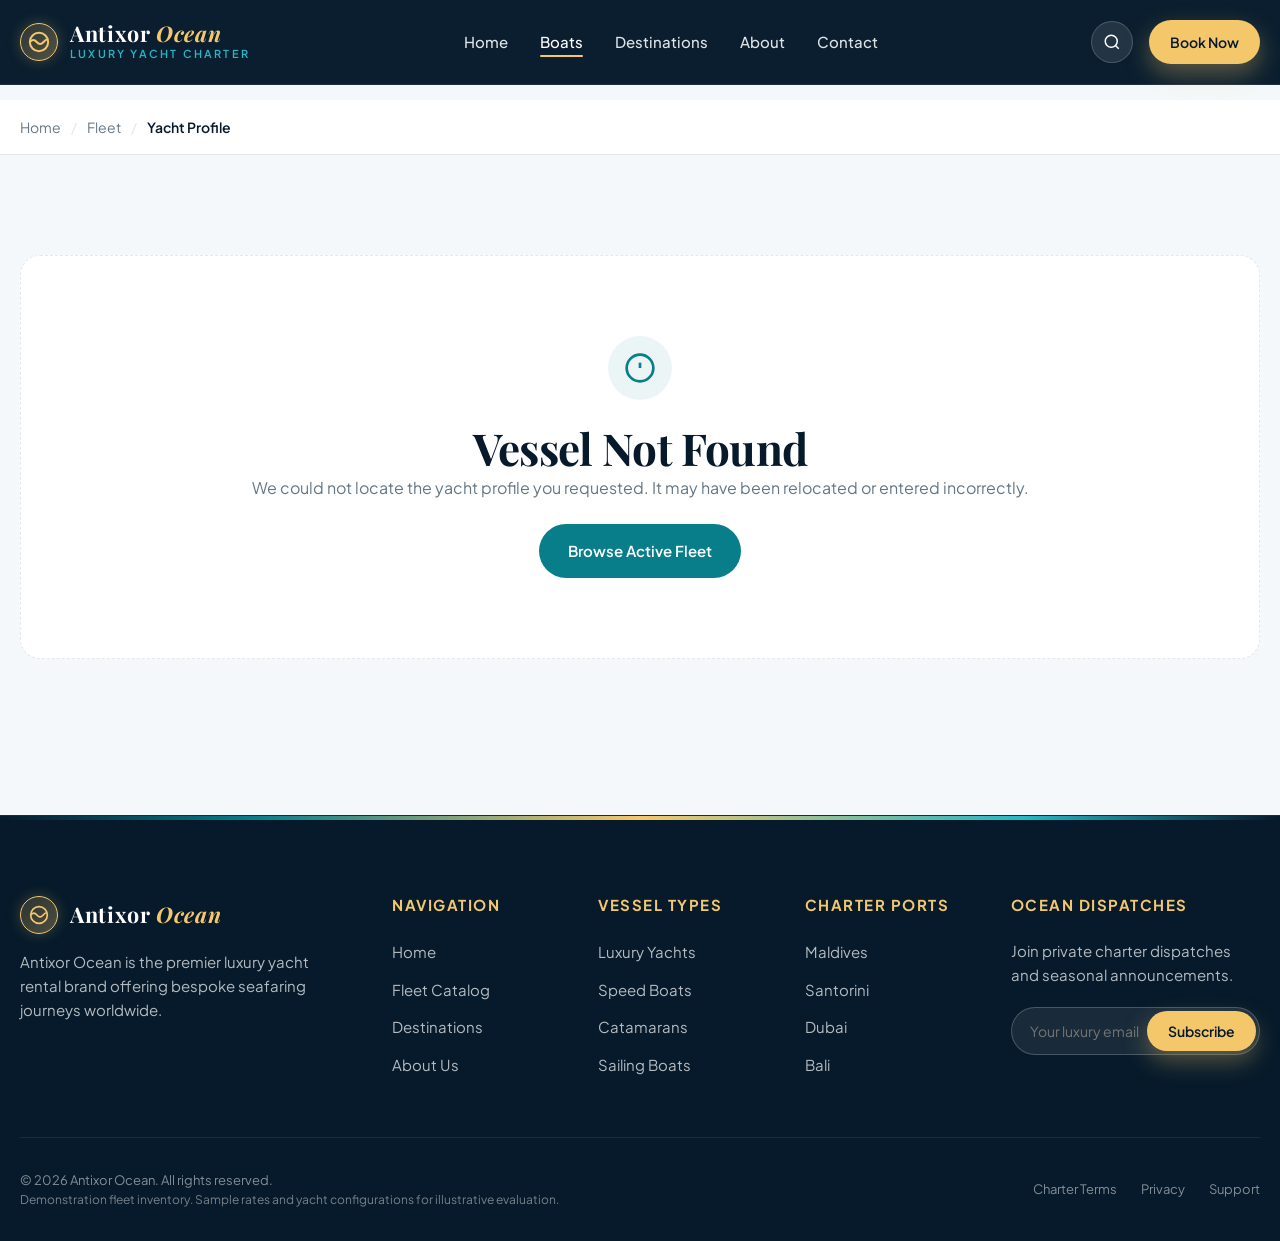
<file: boat-details.html>
<!DOCTYPE html>
<html lang="en">
<head>
  <meta charset="UTF-8" />
  <meta name="viewport" content="width=device-width, initial-scale=1.0" />
  <title>Yacht Details &amp; Specifications — Antixor Ocean</title>
  <meta name="description" content="View comprehensive yacht specifications, high-definition photo gallery, onboard luxury amenities, and charter rates." />
  
  <link rel="stylesheet" href="css/style.css" />
  <link rel="stylesheet" href="css/components.css" />
  <link rel="stylesheet" href="css/responsive.css" />
</head>
<body>

  <!-- Global Header -->
  <header class="site-header header-opaque" id="siteHeader">
    <div class="container header-inner">
      <a href="index.html" class="brand-logo" aria-label="Antixor Ocean Homepage">
        <div class="brand-symbol">
          <svg width="22" height="22" viewBox="0 0 24 24" fill="none" stroke="currentColor" stroke-width="2.2"><circle cx="12" cy="12" r="10"></circle><path d="M2 12c2.5-3 5-3 7.5 0s5 3 7.5 0 5-3 5-3"></path></svg>
        </div>
        <div class="brand-text">
          <span class="brand-name">Antixor <span>Ocean</span></span>
          <span class="brand-tagline">Luxury Yacht Charter</span>
        </div>
      </a>

      <nav class="main-nav" aria-label="Main Navigation">
        <ul class="nav-list">
          <li><a href="index.html" class="nav-link">Home</a></li>
          <li><a href="boats.html" class="nav-link active">Boats</a></li>
          <li><a href="destinations.html" class="nav-link">Destinations</a></li>
          <li><a href="about.html" class="nav-link">About</a></li>
          <li><a href="contact.html" class="nav-link">Contact</a></li>
        </ul>
      </nav>

      <div class="header-actions">
        <button class="btn-search-trigger" aria-label="Search yachts" title="Search fleet">
          <svg width="18" height="18" viewBox="0 0 24 24" fill="none" stroke="currentColor" stroke-width="2"><circle cx="11" cy="11" r="8"></circle><line x1="21" y1="21" x2="16.65" y2="16.65"></line></svg>
        </button>
        <a href="booking.html" class="btn btn-gold btn-sm">Book Now</a>
        <button class="hamburger-btn" aria-label="Toggle mobile menu">
          <span></span><span></span><span></span>
        </button>
      </div>
    </div>
  </header>

  <!-- Mobile Drawer -->
  <div class="drawer-backdrop"></div>
  <aside class="mobile-drawer">
    <div class="drawer-top">
      <a href="index.html" class="brand-logo">
        <div class="brand-symbol"><svg width="20" height="20" viewBox="0 0 24 24" fill="none" stroke="currentColor" stroke-width="2"><circle cx="12" cy="12" r="10"></circle><path d="M2 12c2.5-3 5-3 7.5 0s5 3 7.5 0 5-3 5-3"></path></svg></div>
        <div class="brand-text"><span class="brand-name">Antixor <span>Ocean</span></span></div>
      </a>
      <button class="drawer-close">&times;</button>
    </div>
    <ul class="drawer-links">
      <li><a href="index.html">Home</a></li>
      <li><a href="boats.html" class="active">Boats Fleet</a></li>
      <li><a href="destinations.html">Destinations</a></li>
      <li><a href="about.html">About Antixor</a></li>
      <li><a href="contact.html">Contact &amp; Inquiries</a></li>
    </ul>
    <div class="drawer-bottom">
      <a href="booking.html" class="btn btn-gold btn-lg" style="width:100%;">Book a Yacht</a>
    </div>
  </aside>

  <!-- Global Search Modal -->
  <div class="search-modal-backdrop" id="searchModalBackdrop" role="dialog" aria-modal="true">
    <div class="search-modal-card">
      <div class="search-modal-head">
        <h3>Search Antixor Fleet</h3>
        <button class="search-close-btn">&times;</button>
      </div>
      <form class="search-modal-form">
        <div class="search-input-wrapper">
          <svg width="22" height="22" viewBox="0 0 24 24" fill="none" stroke="currentColor" stroke-width="2"><circle cx="11" cy="11" r="8"></circle><line x1="21" y1="21" x2="16.65" y2="16.65"></line></svg>
          <input type="text" class="search-modal-input" placeholder="Search by yacht model or destination..." />
        </div>
      </form>
    </div>
  </div>

  <main style="padding-top: 100px;">
    <!-- Breadcrumb Bar -->
    <div style="background:var(--white); border-bottom:1px solid var(--border-color); padding: 14px 0;">
      <div class="container">
        <div class="breadcrumb" style="margin-top:0; background:transparent; padding:0; font-size:0.875rem;">
          <a href="index.html" style="color:var(--text-secondary);">Home</a>
          <span style="color:var(--border-color);">/</span>
          <a href="boats.html" style="color:var(--text-secondary);">Fleet</a>
          <span style="color:var(--border-color);">/</span>
          <span id="breadcrumbCurrent" style="color:var(--navy-deep); font-weight:600;">Yacht Profile</span>
        </div>
      </div>
    </div>

    <!-- Yacht Profile Main Section -->
    <div class="section" style="padding-top: 40px;">
      <div class="container" id="boatDetailsContainer">
        <!-- Rendered dynamically by js/boat-details.js -->
        <div style="text-align:center; padding: 60px 0;">
          <p>Loading vessel specifications...</p>
        </div>
      </div>
    </div>
  </main>

  <!-- Global Footer -->
  <footer class="site-footer">
    <div class="footer-wave-accent"></div>
    <div class="container">
      <div class="footer-top">
        <div class="footer-col">
          <a href="index.html" class="brand-logo" style="margin-bottom:16px;">
            <div class="brand-symbol"><svg width="20" height="20" viewBox="0 0 24 24" fill="none" stroke="currentColor" stroke-width="2"><circle cx="12" cy="12" r="10"></circle><path d="M2 12c2.5-3 5-3 7.5 0s5 3 7.5 0 5-3 5-3"></path></svg></div>
            <div class="brand-text"><span class="brand-name">Antixor <span>Ocean</span></span></div>
          </a>
          <p>Antixor Ocean is the premier luxury yacht rental brand offering bespoke seafaring journeys worldwide.</p>
        </div>
        <div class="footer-col">
          <h4>Navigation</h4>
          <ul class="footer-links">
            <li><a href="index.html">Home</a></li>
            <li><a href="boats.html">Fleet Catalog</a></li>
            <li><a href="destinations.html">Destinations</a></li>
            <li><a href="about.html">About Us</a></li>
          </ul>
        </div>
        <div class="footer-col">
          <h4>Vessel Types</h4>
          <ul class="footer-links">
            <li><a href="boats.html?category=luxury-yachts">Luxury Yachts</a></li>
            <li><a href="boats.html?category=speed-boats">Speed Boats</a></li>
            <li><a href="boats.html?category=catamarans">Catamarans</a></li>
            <li><a href="boats.html?category=sailing-boats">Sailing Boats</a></li>
          </ul>
        </div>
        <div class="footer-col">
          <h4>Charter Ports</h4>
          <ul class="footer-links">
            <li><a href="boats.html?location=Maldives">Maldives</a></li>
            <li><a href="boats.html?location=Santorini">Santorini</a></li>
            <li><a href="boats.html?location=Dubai">Dubai</a></li>
            <li><a href="boats.html?location=Bali">Bali</a></li>
          </ul>
        </div>
        <div class="footer-col">
          <h4>Ocean Dispatches</h4>
          <p>Join private charter dispatches and seasonal announcements.</p>
          <form class="footer-newsletter-form">
            <div class="newsletter-input-group">
              <input type="email" placeholder="Your luxury email" required />
              <button type="submit" class="btn btn-gold btn-sm">Subscribe</button>
            </div>
            <div class="newsletter-msg"></div>
          </form>
        </div>
      </div>
      <div class="footer-bottom">
        <div>
          &copy; 2026 Antixor Ocean. All rights reserved.
          <p class="footer-demo-note">Demonstration fleet inventory. Sample rates and yacht configurations for illustrative evaluation.</p>
        </div>
        <div class="footer-bottom-links">
          <a href="about.html">Charter Terms</a>
          <a href="about.html">Privacy</a>
          <a href="contact.html">Support</a>
        </div>
      </div>
    </div>
  </footer>

  <script src="js/boats-data.js"></script>
  <script src="js/destinations-data.js"></script>
  <script src="js/site-data.js"></script>
  <script src="js/app.js"></script>
  <script src="js/boat-details.js"></script>
</body>
</html>
</file>
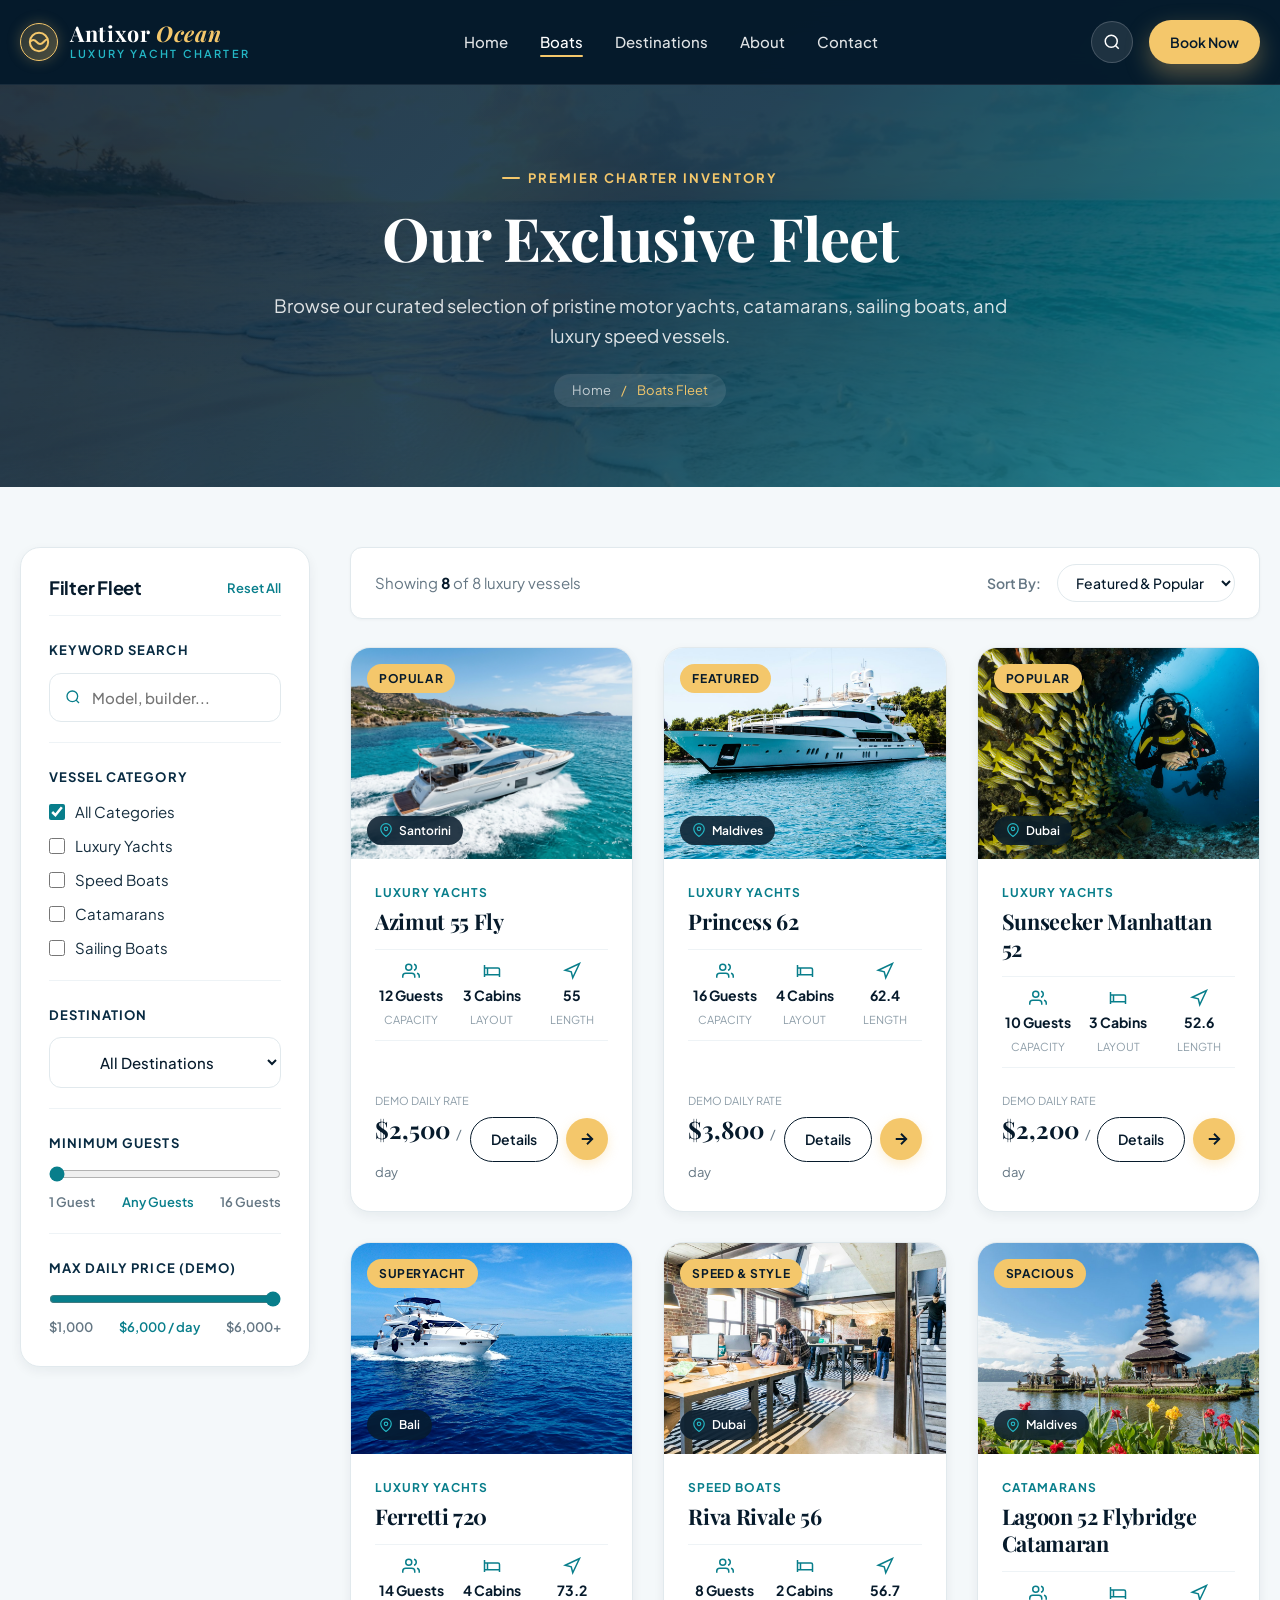
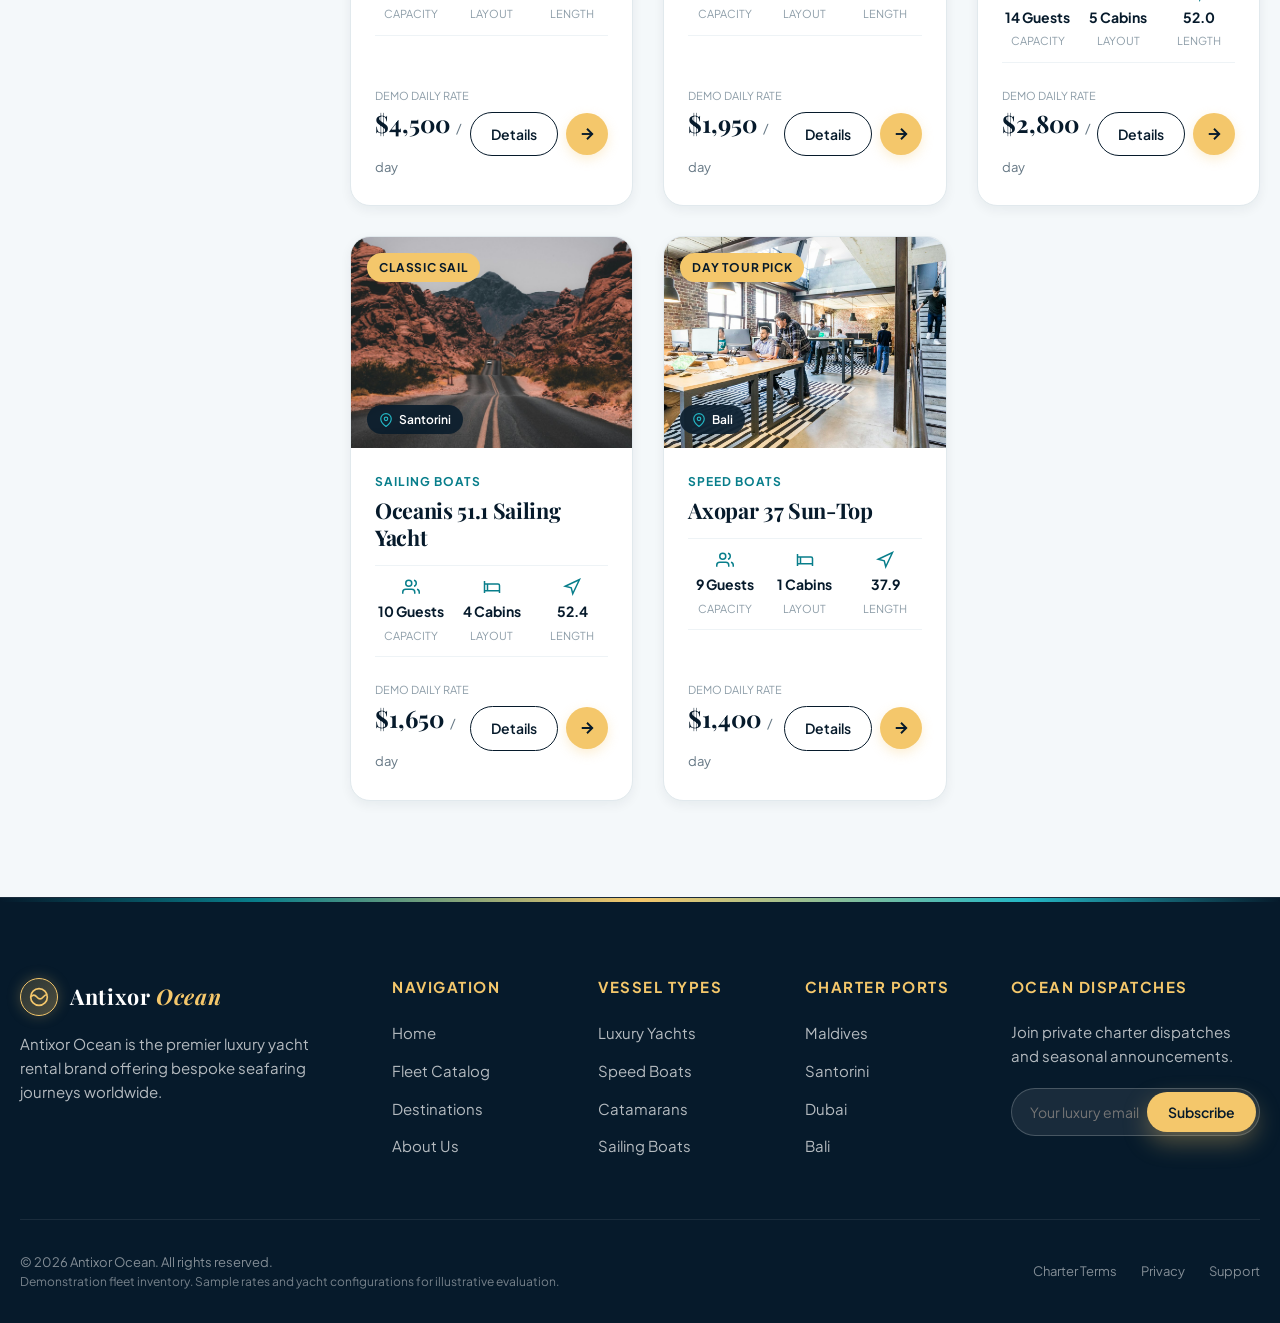
<file: boats.html>
<!DOCTYPE html>
<html lang="en">
<head>
  <meta charset="UTF-8" />
  <meta name="viewport" content="width=device-width, initial-scale=1.0" />
  <title>Exclusive Fleet &amp; Yacht Catalog — Antixor Ocean</title>
  <meta name="description" content="Explore our handpicked fleet of luxury flybridge motor yachts, speedboats, sailing boats, and catamarans available for private charter." />
  
  <link rel="stylesheet" href="css/style.css" />
  <link rel="stylesheet" href="css/components.css" />
  <link rel="stylesheet" href="css/responsive.css" />
</head>
<body>

  <!-- Global Header -->
  <header class="site-header header-opaque" id="siteHeader">
    <div class="container header-inner">
      <a href="index.html" class="brand-logo" aria-label="Antixor Ocean Homepage">
        <div class="brand-symbol">
          <svg width="22" height="22" viewBox="0 0 24 24" fill="none" stroke="currentColor" stroke-width="2.2">
            <circle cx="12" cy="12" r="10"></circle>
            <path d="M2 12c2.5-3 5-3 7.5 0s5 3 7.5 0 5-3 5-3"></path>
          </svg>
        </div>
        <div class="brand-text">
          <span class="brand-name">Antixor <span>Ocean</span></span>
          <span class="brand-tagline">Luxury Yacht Charter</span>
        </div>
      </a>

      <nav class="main-nav" aria-label="Main Navigation">
        <ul class="nav-list">
          <li><a href="index.html" class="nav-link">Home</a></li>
          <li><a href="boats.html" class="nav-link active">Boats</a></li>
          <li><a href="destinations.html" class="nav-link">Destinations</a></li>
          <li><a href="about.html" class="nav-link">About</a></li>
          <li><a href="contact.html" class="nav-link">Contact</a></li>
        </ul>
      </nav>

      <div class="header-actions">
        <button class="btn-search-trigger" aria-label="Search yachts" title="Search fleet">
          <svg width="18" height="18" viewBox="0 0 24 24" fill="none" stroke="currentColor" stroke-width="2"><circle cx="11" cy="11" r="8"></circle><line x1="21" y1="21" x2="16.65" y2="16.65"></line></svg>
        </button>
        <a href="booking.html" class="btn btn-gold btn-sm">Book Now</a>
        <button class="hamburger-btn" aria-label="Toggle mobile menu">
          <span></span><span></span><span></span>
        </button>
      </div>
    </div>
  </header>

  <!-- Mobile Drawer -->
  <div class="drawer-backdrop"></div>
  <aside class="mobile-drawer">
    <div class="drawer-top">
      <a href="index.html" class="brand-logo">
        <div class="brand-symbol">
          <svg width="20" height="20" viewBox="0 0 24 24" fill="none" stroke="currentColor" stroke-width="2"><circle cx="12" cy="12" r="10"></circle><path d="M2 12c2.5-3 5-3 7.5 0s5 3 7.5 0 5-3 5-3"></path></svg>
        </div>
        <div class="brand-text"><span class="brand-name">Antixor <span>Ocean</span></span></div>
      </a>
      <button class="drawer-close">&times;</button>
    </div>
    <ul class="drawer-links">
      <li><a href="index.html">Home</a></li>
      <li><a href="boats.html" class="active">Boats Fleet</a></li>
      <li><a href="destinations.html">Destinations</a></li>
      <li><a href="about.html">About Antixor</a></li>
      <li><a href="contact.html">Contact &amp; Inquiries</a></li>
    </ul>
    <div class="drawer-bottom">
      <a href="booking.html" class="btn btn-gold btn-lg" style="width:100%;">Book a Yacht</a>
    </div>
  </aside>

  <!-- Global Search Modal -->
  <div class="search-modal-backdrop" id="searchModalBackdrop" role="dialog" aria-modal="true">
    <div class="search-modal-card">
      <div class="search-modal-head">
        <h3>Search Antixor Fleet</h3>
        <button class="search-close-btn">&times;</button>
      </div>
      <form class="search-modal-form">
        <div class="search-input-wrapper">
          <svg width="22" height="22" viewBox="0 0 24 24" fill="none" stroke="currentColor" stroke-width="2"><circle cx="11" cy="11" r="8"></circle><line x1="21" y1="21" x2="16.65" y2="16.65"></line></svg>
          <input type="text" class="search-modal-input" placeholder="Search by yacht model or destination..." />
        </div>
        <div class="search-quick-tags">
          <span>Popular Searches:</span>
          <a href="#" class="quick-tag" data-tag="Maldives">Maldives</a>
          <a href="#" class="quick-tag" data-tag="Santorini">Santorini</a>
          <a href="#" class="quick-tag" data-tag="Dubai">Dubai</a>
          <a href="#" class="quick-tag" data-tag="Azimut">Azimut 55</a>
        </div>
      </form>
    </div>
  </div>

  <main>
    <!-- Page Hero Banner -->
    <section class="page-hero">
      <div class="container page-hero-content">
        <span class="eyebrow" style="color:var(--gold);">PREMIER CHARTER INVENTORY</span>
        <h1>Our Exclusive Fleet</h1>
        <p>Browse our curated selection of pristine motor yachts, catamarans, sailing boats, and luxury speed vessels.</p>
        <div class="breadcrumb">
          <a href="index.html">Home</a>
          <span>/</span>
          <span>Boats Fleet</span>
        </div>
      </div>
    </section>

    <!-- Catalog Main Section -->
    <section class="section" style="padding-top: 60px;">
      <div class="container">
        <div class="catalog-layout">
          
          <!-- Left Sidebar Filters -->
          <aside class="catalog-filter-card">
            <div class="filter-header">
              <h3>Filter Fleet</h3>
              <button type="button" class="btn-reset-filters" id="resetFiltersBtn">Reset All</button>
            </div>

            <!-- Keyword Search -->
            <div class="filter-group">
              <label for="keywordSearch" class="filter-label">Keyword Search</label>
              <div class="input-with-icon">
                <svg width="16" height="16" viewBox="0 0 24 24" fill="none" stroke="currentColor" stroke-width="2"><circle cx="11" cy="11" r="8"></circle><line x1="21" y1="21" x2="16.65" y2="16.65"></line></svg>
                <input type="text" id="keywordSearch" placeholder="Model, builder..." style="padding-left: 42px;" />
              </div>
            </div>

            <!-- Boat Category -->
            <div class="filter-group">
              <span class="filter-label">Vessel Category</span>
              <div class="filter-options-list">
                <label class="filter-checkbox-label">
                  <input type="checkbox" name="categoryFilter" value="all" checked />
                  <span>All Categories</span>
                </label>
                <label class="filter-checkbox-label">
                  <input type="checkbox" name="categoryFilter" value="luxury-yachts" />
                  <span>Luxury Yachts</span>
                </label>
                <label class="filter-checkbox-label">
                  <input type="checkbox" name="categoryFilter" value="speed-boats" />
                  <span>Speed Boats</span>
                </label>
                <label class="filter-checkbox-label">
                  <input type="checkbox" name="categoryFilter" value="catamarans" />
                  <span>Catamarans</span>
                </label>
                <label class="filter-checkbox-label">
                  <input type="checkbox" name="categoryFilter" value="sailing-boats" />
                  <span>Sailing Boats</span>
                </label>
              </div>
            </div>

            <!-- Destination -->
            <div class="filter-group">
              <label for="filterDestination" class="filter-label">Destination</label>
              <div class="input-with-icon">
                <select id="filterDestination">
                  <option value="all">All Destinations</option>
                  <option value="Maldives">Maldives</option>
                  <option value="Santorini">Santorini</option>
                  <option value="Dubai">Dubai</option>
                  <option value="Bali">Bali</option>
                </select>
              </div>
            </div>

            <!-- Guest Capacity Filter -->
            <div class="filter-group">
              <label for="filterGuests" class="filter-label">Minimum Guests</label>
              <div class="range-slider-wrapper">
                <input type="range" id="filterGuests" min="1" max="16" value="1" />
                <div class="range-slider-labels">
                  <span>1 Guest</span>
                  <span id="guestValueDisplay" style="color:var(--ocean-teal);">Any Guests</span>
                  <span>16 Guests</span>
                </div>
              </div>
            </div>

            <!-- Max Price Filter -->
            <div class="filter-group">
              <label for="filterMaxPrice" class="filter-label">Max Daily Price (Demo)</label>
              <div class="range-slider-wrapper">
                <input type="range" id="filterMaxPrice" min="1000" max="6000" step="250" value="6000" />
                <div class="range-slider-labels">
                  <span>$1,000</span>
                  <span id="priceValueDisplay" style="color:var(--ocean-teal);">$6,000 / day</span>
                  <span>$6,000+</span>
                </div>
              </div>
            </div>
          </aside>

          <!-- Right Results Area -->
          <div class="catalog-results-area">
            <!-- Toolbar -->
            <div class="catalog-toolbar">
              <div class="results-count" id="resultsCount">
                Loading vessels...
              </div>

              <div class="toolbar-controls">
                <label for="sortBoats" style="font-size:0.875rem; color:var(--text-secondary); font-weight:600;">Sort By:</label>
                <select id="sortBoats" class="sort-select">
                  <option value="popular">Featured &amp; Popular</option>
                  <option value="price-asc">Price: Low to High</option>
                  <option value="price-desc">Price: High to Low</option>
                  <option value="capacity-desc">Guest Capacity</option>
                  <option value="length-desc">Vessel Length</option>
                </select>
              </div>
            </div>

            <!-- Dynamic Yacht Grid -->
            <div class="yacht-grid" id="boatsGrid">
              <!-- Rendered via js/boats.js -->
            </div>
          </div>

        </div>
      </div>
    </section>
  </main>

  <!-- Global Footer -->
  <footer class="site-footer">
    <div class="footer-wave-accent"></div>
    <div class="container">
      <div class="footer-top">
        <div class="footer-col">
          <a href="index.html" class="brand-logo" style="margin-bottom:16px;">
            <div class="brand-symbol">
              <svg width="20" height="20" viewBox="0 0 24 24" fill="none" stroke="currentColor" stroke-width="2"><circle cx="12" cy="12" r="10"></circle><path d="M2 12c2.5-3 5-3 7.5 0s5 3 7.5 0 5-3 5-3"></path></svg>
            </div>
            <div class="brand-text"><span class="brand-name">Antixor <span>Ocean</span></span></div>
          </a>
          <p>Antixor Ocean is the premier luxury yacht rental brand offering bespoke seafaring journeys worldwide.</p>
        </div>
        <div class="footer-col">
          <h4>Navigation</h4>
          <ul class="footer-links">
            <li><a href="index.html">Home</a></li>
            <li><a href="boats.html">Fleet Catalog</a></li>
            <li><a href="destinations.html">Destinations</a></li>
            <li><a href="about.html">About Us</a></li>
          </ul>
        </div>
        <div class="footer-col">
          <h4>Vessel Types</h4>
          <ul class="footer-links">
            <li><a href="boats.html?category=luxury-yachts">Luxury Yachts</a></li>
            <li><a href="boats.html?category=speed-boats">Speed Boats</a></li>
            <li><a href="boats.html?category=catamarans">Catamarans</a></li>
            <li><a href="boats.html?category=sailing-boats">Sailing Boats</a></li>
          </ul>
        </div>
        <div class="footer-col">
          <h4>Charter Ports</h4>
          <ul class="footer-links">
            <li><a href="boats.html?location=Maldives">Maldives</a></li>
            <li><a href="boats.html?location=Santorini">Santorini</a></li>
            <li><a href="boats.html?location=Dubai">Dubai</a></li>
            <li><a href="boats.html?location=Bali">Bali</a></li>
          </ul>
        </div>
        <div class="footer-col">
          <h4>Ocean Dispatches</h4>
          <p>Join private charter dispatches and seasonal announcements.</p>
          <form class="footer-newsletter-form">
            <div class="newsletter-input-group">
              <input type="email" placeholder="Your luxury email" required />
              <button type="submit" class="btn btn-gold btn-sm">Subscribe</button>
            </div>
            <div class="newsletter-msg"></div>
          </form>
        </div>
      </div>
      <div class="footer-bottom">
        <div>
          &copy; 2026 Antixor Ocean. All rights reserved.
          <p class="footer-demo-note">Demonstration fleet inventory. Sample rates and yacht configurations for illustrative evaluation.</p>
        </div>
        <div class="footer-bottom-links">
          <a href="about.html">Charter Terms</a>
          <a href="about.html">Privacy</a>
          <a href="contact.html">Support</a>
        </div>
      </div>
    </div>
  </footer>

  <script src="js/boats-data.js"></script>
  <script src="js/destinations-data.js"></script>
  <script src="js/site-data.js"></script>
  <script src="js/app.js"></script>
  <script src="js/boats.js"></script>
</body>
</html>
</file>
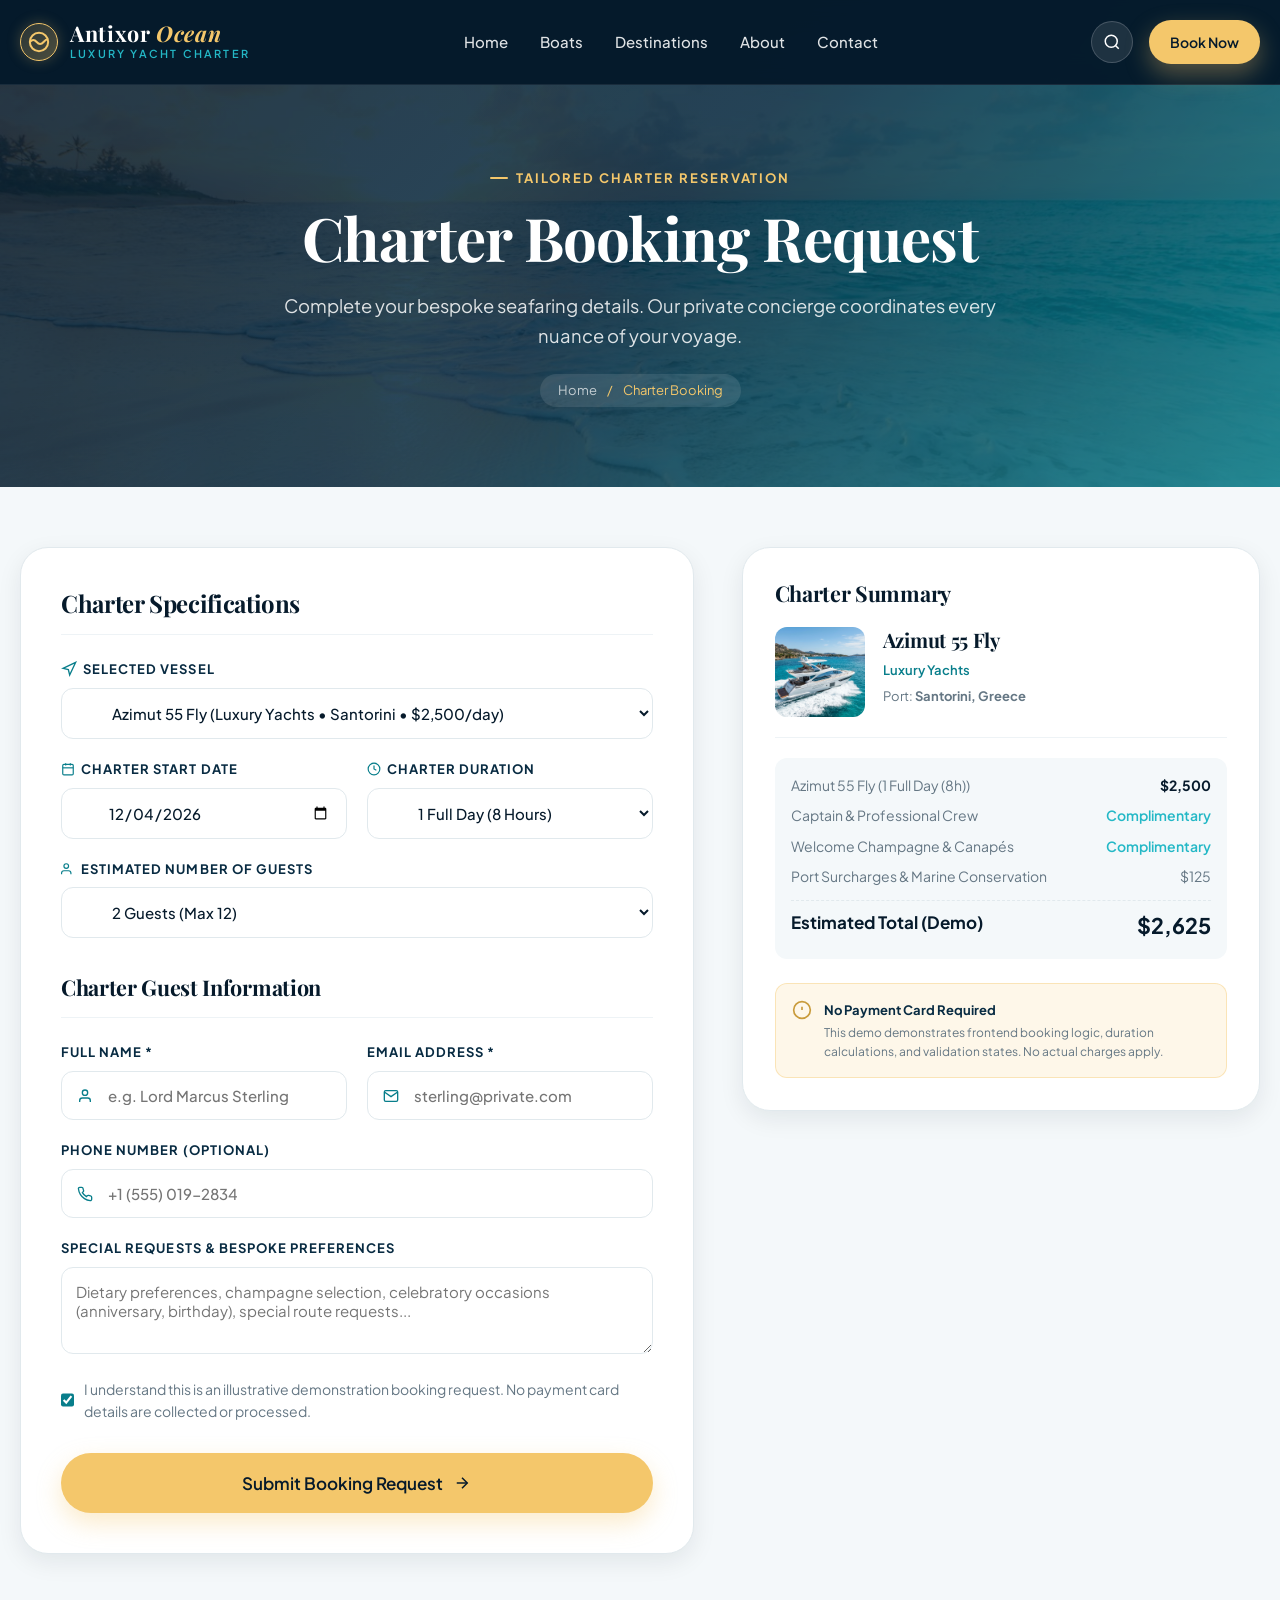
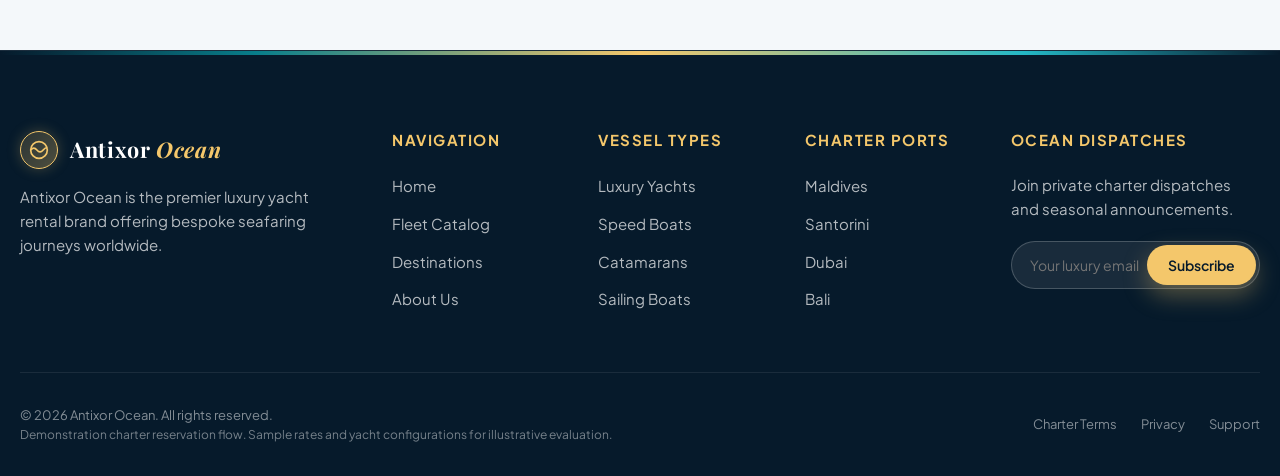
<file: booking.html>
<!DOCTYPE html>
<html lang="en">
<head>
  <meta charset="UTF-8" />
  <meta name="viewport" content="width=device-width, initial-scale=1.0" />
  <title>Reserve Your Yacht Charter — Antixor Ocean</title>
  <meta name="description" content="Submit a bespoke yacht booking inquiry. Choose your luxury yacht, charter date, duration, and tailored onboard services." />
  
  <link rel="stylesheet" href="css/style.css" />
  <link rel="stylesheet" href="css/components.css" />
  <link rel="stylesheet" href="css/responsive.css" />
</head>
<body>

  <!-- Global Header -->
  <header class="site-header header-opaque" id="siteHeader">
    <div class="container header-inner">
      <a href="index.html" class="brand-logo" aria-label="Antixor Ocean Homepage">
        <div class="brand-symbol">
          <svg width="22" height="22" viewBox="0 0 24 24" fill="none" stroke="currentColor" stroke-width="2.2"><circle cx="12" cy="12" r="10"></circle><path d="M2 12c2.5-3 5-3 7.5 0s5 3 7.5 0 5-3 5-3"></path></svg>
        </div>
        <div class="brand-text">
          <span class="brand-name">Antixor <span>Ocean</span></span>
          <span class="brand-tagline">Luxury Yacht Charter</span>
        </div>
      </a>

      <nav class="main-nav" aria-label="Main Navigation">
        <ul class="nav-list">
          <li><a href="index.html" class="nav-link">Home</a></li>
          <li><a href="boats.html" class="nav-link">Boats</a></li>
          <li><a href="destinations.html" class="nav-link">Destinations</a></li>
          <li><a href="about.html" class="nav-link">About</a></li>
          <li><a href="contact.html" class="nav-link">Contact</a></li>
        </ul>
      </nav>

      <div class="header-actions">
        <button class="btn-search-trigger" aria-label="Search fleet" title="Search fleet">
          <svg width="18" height="18" viewBox="0 0 24 24" fill="none" stroke="currentColor" stroke-width="2"><circle cx="11" cy="11" r="8"></circle><line x1="21" y1="21" x2="16.65" y2="16.65"></line></svg>
        </button>
        <a href="booking.html" class="btn btn-gold btn-sm">Book Now</a>
        <button class="hamburger-btn" aria-label="Toggle mobile menu">
          <span></span><span></span><span></span>
        </button>
      </div>
    </div>
  </header>

  <!-- Mobile Drawer -->
  <div class="drawer-backdrop"></div>
  <aside class="mobile-drawer">
    <div class="drawer-top">
      <a href="index.html" class="brand-logo">
        <div class="brand-symbol"><svg width="20" height="20" viewBox="0 0 24 24" fill="none" stroke="currentColor" stroke-width="2"><circle cx="12" cy="12" r="10"></circle><path d="M2 12c2.5-3 5-3 7.5 0s5 3 7.5 0 5-3 5-3"></path></svg></div>
        <div class="brand-text"><span class="brand-name">Antixor <span>Ocean</span></span></div>
      </a>
      <button class="drawer-close">&times;</button>
    </div>
    <ul class="drawer-links">
      <li><a href="index.html">Home</a></li>
      <li><a href="boats.html">Boats Fleet</a></li>
      <li><a href="destinations.html">Destinations</a></li>
      <li><a href="about.html">About Antixor</a></li>
      <li><a href="contact.html">Contact &amp; Inquiries</a></li>
    </ul>
  </aside>

  <!-- Global Search Modal -->
  <div class="search-modal-backdrop" id="searchModalBackdrop" role="dialog" aria-modal="true">
    <div class="search-modal-card">
      <div class="search-modal-head">
        <h3>Search Antixor Fleet</h3>
        <button class="search-close-btn">&times;</button>
      </div>
      <form class="search-modal-form">
        <div class="search-input-wrapper">
          <svg width="22" height="22" viewBox="0 0 24 24" fill="none" stroke="currentColor" stroke-width="2"><circle cx="11" cy="11" r="8"></circle><line x1="21" y1="21" x2="16.65" y2="16.65"></line></svg>
          <input type="text" class="search-modal-input" placeholder="Search by yacht model or destination..." />
        </div>
      </form>
    </div>
  </div>

  <main>
    <!-- Page Hero -->
    <section class="page-hero">
      <div class="container page-hero-content">
        <span class="eyebrow" style="color:var(--gold);">TAILORED CHARTER RESERVATION</span>
        <h1>Charter Booking Request</h1>
        <p>Complete your bespoke seafaring details. Our private concierge coordinates every nuance of your voyage.</p>
        <div class="breadcrumb">
          <a href="index.html">Home</a>
          <span>/</span>
          <span>Charter Booking</span>
        </div>
      </div>
    </section>

    <!-- Main Booking Form & Summary Section -->
    <section class="section" style="padding-top: 60px;">
      <div class="container">
        <div class="booking-page-layout">
          
          <!-- Left: Booking Form -->
          <div class="booking-card">
            <h3>Charter Specifications</h3>

            <form id="charterBookingForm" novalidate>
              <!-- Yacht Selection -->
              <div class="form-group" style="margin-bottom: 20px;">
                <label for="bookingYachtSelect">
                  <svg width="16" height="16" viewBox="0 0 24 24" fill="none" stroke="currentColor" stroke-width="2"><polygon points="3 11 22 2 13 21 11 13 3 11"></polygon></svg>
                  Selected Vessel
                </label>
                <div class="input-with-icon">
                  <select id="bookingYachtSelect" required>
                    <!-- Populated via js/booking.js -->
                  </select>
                </div>
              </div>

              <!-- Date & Duration Row -->
              <div style="display: grid; grid-template-columns: 1fr 1fr; gap: 20px; margin-bottom: 20px;">
                <div class="form-group">
                  <label for="bookingDate">
                    <svg width="14" height="14" viewBox="0 0 24 24" fill="none" stroke="currentColor" stroke-width="2"><rect x="3" y="4" width="18" height="18" rx="2" ry="2"></rect><line x1="16" y1="2" x2="16" y2="6"></line><line x1="8" y1="2" x2="8" y2="6"></line><line x1="3" y1="10" x2="21" y2="10"></line></svg>
                    Charter Start Date
                  </label>
                  <div class="input-with-icon">
                    <input type="date" id="bookingDate" required />
                  </div>
                </div>

                <div class="form-group">
                  <label for="bookingDuration">
                    <svg width="14" height="14" viewBox="0 0 24 24" fill="none" stroke="currentColor" stroke-width="2"><circle cx="12" cy="12" r="10"></circle><polyline points="12 6 12 12 16 14"></polyline></svg>
                    Charter Duration
                  </label>
                  <div class="input-with-icon">
                    <select id="bookingDuration" required>
                      <option value="1">1 Full Day (8 Hours)</option>
                      <option value="0.5">Half Day (4 Hours)</option>
                      <option value="2">2 Days (Weekend Cruise)</option>
                      <option value="3">3 Days (Extended Voyage)</option>
                      <option value="7">7 Days (Weekly Charter)</option>
                    </select>
                  </div>
                </div>
              </div>

              <!-- Guests Count -->
              <div class="form-group" style="margin-bottom: 30px;">
                <label for="bookingGuests">
                  <svg width="14" height="14" viewBox="0 0 24 24" fill="none" stroke="currentColor" stroke-width="2"><path d="M17 21v-2a4 4 0 0 0-4-4H5a4 4 0 0 0-4 4v2"></path><circle cx="9" cy="7" r="4"></circle></svg>
                  Estimated Number of Guests
                </label>
                <div class="input-with-icon">
                  <select id="bookingGuests">
                    <!-- Populated dynamically based on yacht capacity -->
                  </select>
                </div>
              </div>

              <h3 style="font-size: 1.35rem; margin-top: 36px;">Charter Guest Information</h3>

              <!-- Name & Email -->
              <div style="display: grid; grid-template-columns: 1fr 1fr; gap: 20px; margin-bottom: 20px;">
                <div class="form-group">
                  <label for="custName">Full Name *</label>
                  <div class="input-with-icon">
                    <svg width="16" height="16" viewBox="0 0 24 24" fill="none" stroke="currentColor" stroke-width="2"><path d="M20 21v-2a4 4 0 0 0-4-4H8a4 4 0 0 0-4 4v2"></path><circle cx="12" cy="7" r="4"></circle></svg>
                    <input type="text" id="custName" placeholder="e.g. Lord Marcus Sterling" required />
                  </div>
                </div>

                <div class="form-group">
                  <label for="custEmail">Email Address *</label>
                  <div class="input-with-icon">
                    <svg width="16" height="16" viewBox="0 0 24 24" fill="none" stroke="currentColor" stroke-width="2"><path d="M4 4h16c1.1 0 2 .9 2 2v12c0 1.1-.9 2-2 2H4c-1.1 0-2-.9-2-2V6c0-1.1.9-2 2-2z"></path><polyline points="22,6 12,13 2,6"></polyline></svg>
                    <input type="email" id="custEmail" placeholder="sterling@private.com" required />
                  </div>
                </div>
              </div>

              <!-- Phone & Custom Requests -->
              <div class="form-group" style="margin-bottom: 20px;">
                <label for="custPhone">Phone Number (Optional)</label>
                <div class="input-with-icon">
                  <svg width="16" height="16" viewBox="0 0 24 24" fill="none" stroke="currentColor" stroke-width="2"><path d="M22 16.92v3a2 2 0 0 1-2.18 2 19.79 19.79 0 0 1-8.63-3.07 19.5 19.5 0 0 1-6-6 19.79 19.79 0 0 1-3.07-8.67A2 2 0 0 1 4.11 2h3a2 2 0 0 1 2 1.72 12.84 12.84 0 0 0 .7 2.81 2 2 0 0 1-.45 2.11L8.09 9.91a16 16 0 0 0 6 6l1.27-1.27a2 2 0 0 1 2.11-.45 12.84 12.84 0 0 0 2.81.7A2 2 0 0 1 22 16.92z"></path></svg>
                  <input type="tel" id="custPhone" placeholder="+1 (555) 019-2834" />
                </div>
              </div>

              <div class="form-group" style="margin-bottom: 24px;">
                <label for="custNotes">Special Requests &amp; Bespoke Preferences</label>
                <textarea id="custNotes" rows="3" placeholder="Dietary preferences, champagne selection, celebratory occasions (anniversary, birthday), special route requests..." style="width:100%; padding:14px; border:1.5px solid var(--border-color); border-radius:var(--radius-md); font-family:inherit; font-size:0.9375rem; outline:none;"></textarea>
              </div>

              <!-- Charter Agreement -->
              <div style="margin-bottom: 30px;">
                <label class="filter-checkbox-label">
                  <input type="checkbox" id="agreeTerms" required checked />
                  <span style="font-size:0.875rem; color:var(--text-secondary);">
                    I understand this is an illustrative demonstration booking request. No payment card details are collected or processed.
                  </span>
                </label>
              </div>

              <button type="submit" class="btn btn-gold btn-lg" style="width:100%;">
                Submit Booking Request
                <svg width="18" height="18" viewBox="0 0 24 24" fill="none" stroke="currentColor" stroke-width="2"><line x1="5" y1="12" x2="19" y2="12"></line><polyline points="12 5 19 12 12 19"></polyline></svg>
              </button>
            </form>
          </div>

          <!-- Right: Summary Card -->
          <aside>
            <div class="booking-summary-card">
              <h3 style="font-size:1.35rem; margin-bottom:20px;">Charter Summary</h3>
              
              <!-- Live Yacht Preview -->
              <div class="summary-yacht-preview" id="yachtSummaryPreview">
                <!-- Populated via js/booking.js -->
              </div>

              <!-- Estimated Price Breakdown -->
              <div class="price-estimate-box" style="margin-bottom: 24px;">
                <div class="price-row">
                  <span id="summaryDurationLabel">Charter Rate</span>
                  <strong id="summaryBaseRate" style="color:var(--navy-deep);">$2,500</strong>
                </div>
                <div class="price-row">
                  <span>Captain &amp; Professional Crew</span>
                  <span style="color:var(--turquoise); font-weight:600;">Complimentary</span>
                </div>
                <div class="price-row">
                  <span>Welcome Champagne &amp; Canapés</span>
                  <span style="color:var(--turquoise); font-weight:600;">Complimentary</span>
                </div>
                <div class="price-row">
                  <span>Port Surcharges &amp; Marine Conservation</span>
                  <span id="summaryPortFee">$125</span>
                </div>
                <div class="price-row total">
                  <span>Estimated Total (Demo)</span>
                  <span id="summaryGrandTotal" style="color:var(--navy-deep); font-size:1.35rem;">$2,625</span>
                </div>
              </div>

              <div class="demo-disclaimer-alert">
                <svg width="20" height="20" viewBox="0 0 24 24" fill="none" stroke="currentColor" stroke-width="2"><circle cx="12" cy="12" r="10"></circle><line x1="12" y1="8" x2="12" y2="12"></line><line x1="12" y1="16" x2="12.01" y2="16"></line></svg>
                <div>
                  <strong>No Payment Card Required</strong>
                  <p style="font-size:0.75rem; margin-top:2px;">This demo demonstrates frontend booking logic, duration calculations, and validation states. No actual charges apply.</p>
                </div>
              </div>
            </div>
          </aside>

        </div>
      </div>
    </section>
  </main>

  <!-- Booking Confirmation Modal -->
  <div class="modal-backdrop" id="bookingConfirmationModal" role="dialog" aria-modal="true">
    <div class="confirmation-card">
      <div class="confirmation-icon">
        <svg width="36" height="36" viewBox="0 0 24 24" fill="none" stroke="currentColor" stroke-width="2.5"><polyline points="20 6 9 17 4 12"></polyline></svg>
      </div>
      <div id="modalConfirmationContent">
        <!-- Rendered via js/booking.js -->
      </div>
    </div>
  </div>

  <!-- Global Footer -->
  <footer class="site-footer">
    <div class="footer-wave-accent"></div>
    <div class="container">
      <div class="footer-top">
        <div class="footer-col">
          <a href="index.html" class="brand-logo" style="margin-bottom:16px;">
            <div class="brand-symbol"><svg width="20" height="20" viewBox="0 0 24 24" fill="none" stroke="currentColor" stroke-width="2"><circle cx="12" cy="12" r="10"></circle><path d="M2 12c2.5-3 5-3 7.5 0s5 3 7.5 0 5-3 5-3"></path></svg></div>
            <div class="brand-text"><span class="brand-name">Antixor <span>Ocean</span></span></div>
          </a>
          <p>Antixor Ocean is the premier luxury yacht rental brand offering bespoke seafaring journeys worldwide.</p>
        </div>
        <div class="footer-col">
          <h4>Navigation</h4>
          <ul class="footer-links">
            <li><a href="index.html">Home</a></li>
            <li><a href="boats.html">Fleet Catalog</a></li>
            <li><a href="destinations.html">Destinations</a></li>
            <li><a href="about.html">About Us</a></li>
          </ul>
        </div>
        <div class="footer-col">
          <h4>Vessel Types</h4>
          <ul class="footer-links">
            <li><a href="boats.html?category=luxury-yachts">Luxury Yachts</a></li>
            <li><a href="boats.html?category=speed-boats">Speed Boats</a></li>
            <li><a href="boats.html?category=catamarans">Catamarans</a></li>
            <li><a href="boats.html?category=sailing-boats">Sailing Boats</a></li>
          </ul>
        </div>
        <div class="footer-col">
          <h4>Charter Ports</h4>
          <ul class="footer-links">
            <li><a href="boats.html?location=Maldives">Maldives</a></li>
            <li><a href="boats.html?location=Santorini">Santorini</a></li>
            <li><a href="boats.html?location=Dubai">Dubai</a></li>
            <li><a href="boats.html?location=Bali">Bali</a></li>
          </ul>
        </div>
        <div class="footer-col">
          <h4>Ocean Dispatches</h4>
          <p>Join private charter dispatches and seasonal announcements.</p>
          <form class="footer-newsletter-form">
            <div class="newsletter-input-group">
              <input type="email" placeholder="Your luxury email" required />
              <button type="submit" class="btn btn-gold btn-sm">Subscribe</button>
            </div>
            <div class="newsletter-msg"></div>
          </form>
        </div>
      </div>
      <div class="footer-bottom">
        <div>
          &copy; 2026 Antixor Ocean. All rights reserved.
          <p class="footer-demo-note">Demonstration charter reservation flow. Sample rates and yacht configurations for illustrative evaluation.</p>
        </div>
        <div class="footer-bottom-links">
          <a href="about.html">Charter Terms</a>
          <a href="about.html">Privacy</a>
          <a href="contact.html">Support</a>
        </div>
      </div>
    </div>
  </footer>

  <script src="js/boats-data.js"></script>
  <script src="js/destinations-data.js"></script>
  <script src="js/site-data.js"></script>
  <script src="js/app.js"></script>
  <script src="js/booking.js"></script>
</body>
</html>
</file>
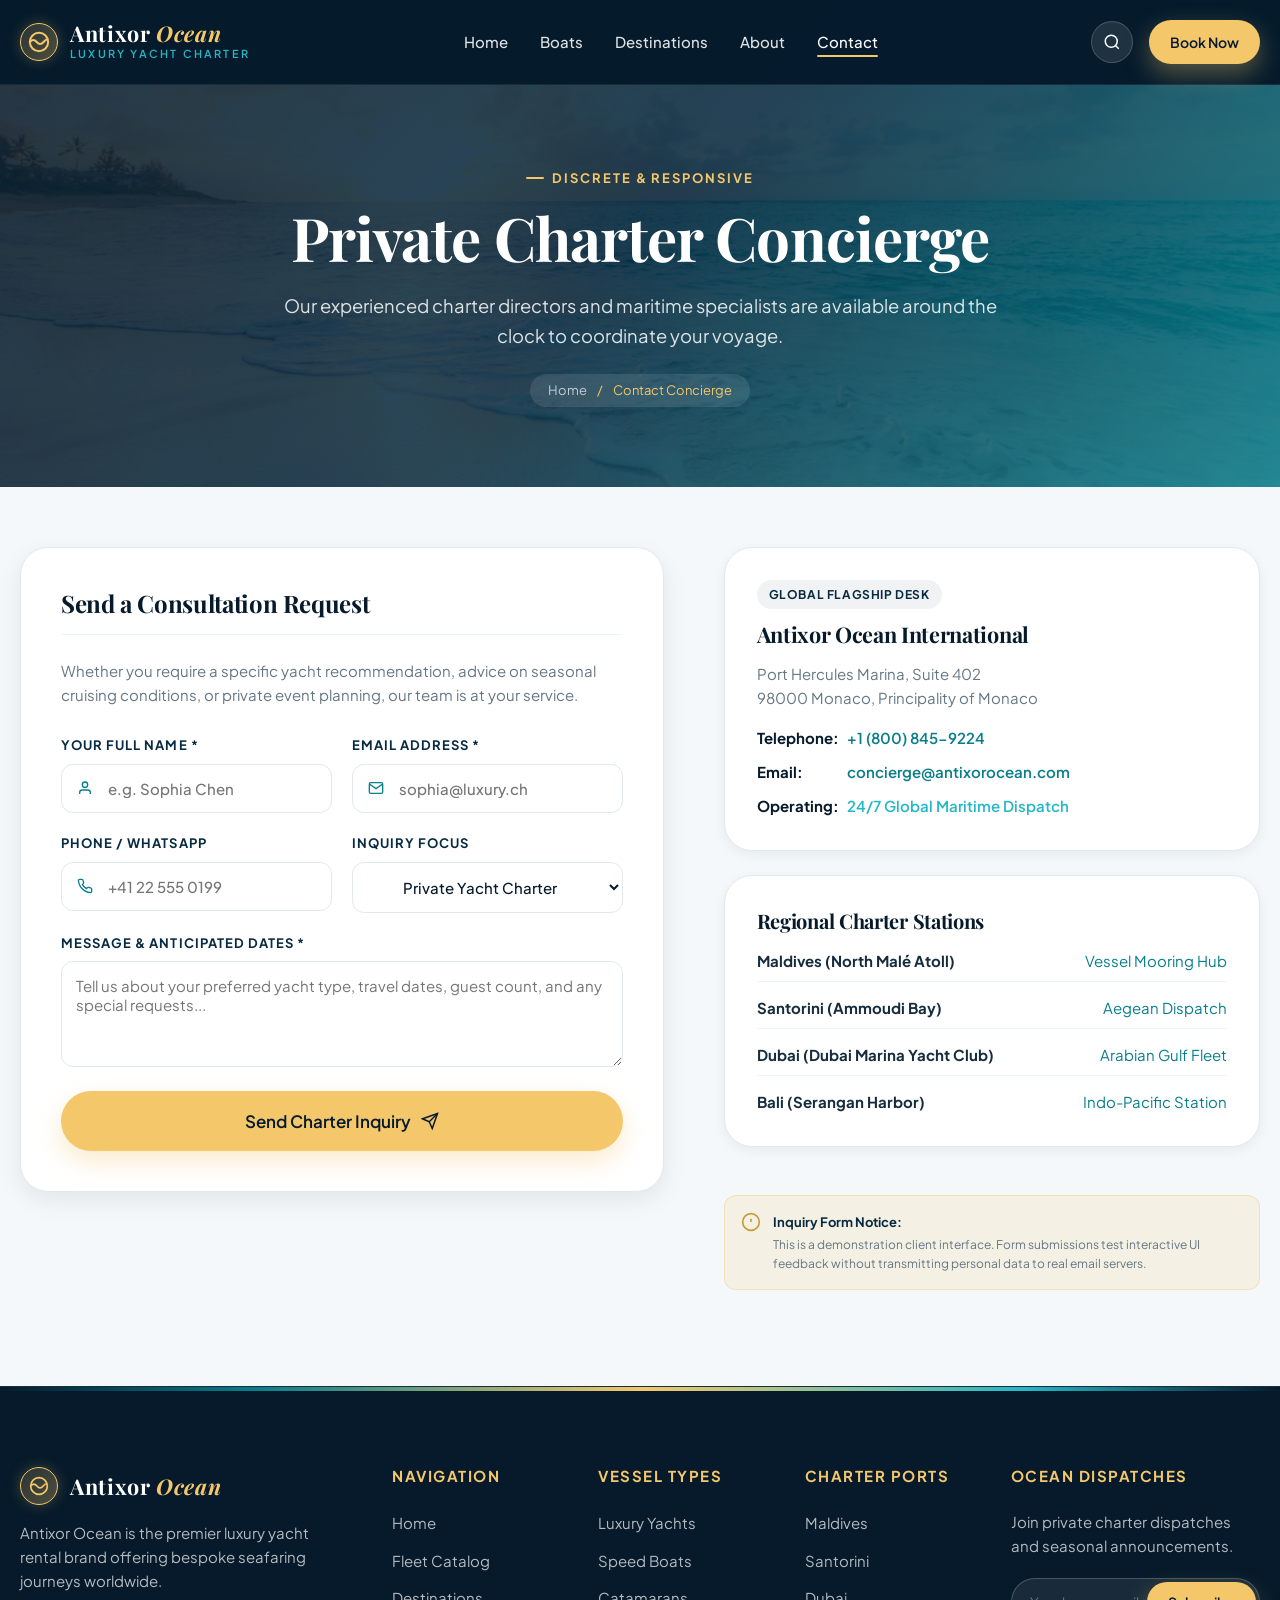
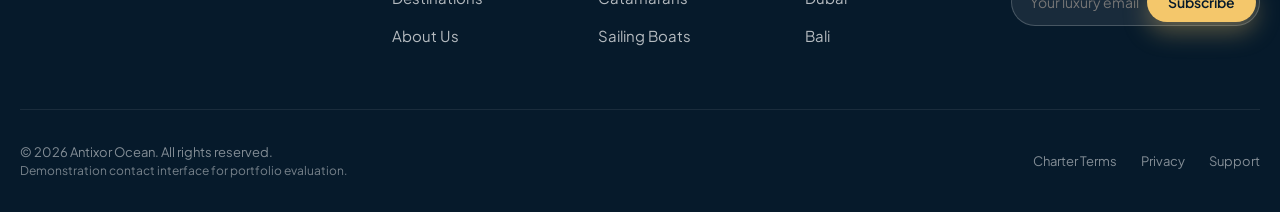
<file: contact.html>
<!DOCTYPE html>
<html lang="en">
<head>
  <meta charset="UTF-8" />
  <meta name="viewport" content="width=device-width, initial-scale=1.0" />
  <title>Contact Charter Concierge — Antixor Ocean</title>
  <meta name="description" content="Connect with the Antixor Ocean global concierge team. Consult on bespoke charter itineraries, private dining, and luxury vessel availability." />
  
  <link rel="stylesheet" href="css/style.css" />
  <link rel="stylesheet" href="css/components.css" />
  <link rel="stylesheet" href="css/responsive.css" />
</head>
<body>

  <!-- Global Header -->
  <header class="site-header header-opaque" id="siteHeader">
    <div class="container header-inner">
      <a href="index.html" class="brand-logo" aria-label="Antixor Ocean Homepage">
        <div class="brand-symbol">
          <svg width="22" height="22" viewBox="0 0 24 24" fill="none" stroke="currentColor" stroke-width="2.2"><circle cx="12" cy="12" r="10"></circle><path d="M2 12c2.5-3 5-3 7.5 0s5 3 7.5 0 5-3 5-3"></path></svg>
        </div>
        <div class="brand-text">
          <span class="brand-name">Antixor <span>Ocean</span></span>
          <span class="brand-tagline">Luxury Yacht Charter</span>
        </div>
      </a>

      <nav class="main-nav" aria-label="Main Navigation">
        <ul class="nav-list">
          <li><a href="index.html" class="nav-link">Home</a></li>
          <li><a href="boats.html" class="nav-link">Boats</a></li>
          <li><a href="destinations.html" class="nav-link">Destinations</a></li>
          <li><a href="about.html" class="nav-link">About</a></li>
          <li><a href="contact.html" class="nav-link active">Contact</a></li>
        </ul>
      </nav>

      <div class="header-actions">
        <button class="btn-search-trigger" aria-label="Search fleet" title="Search fleet">
          <svg width="18" height="18" viewBox="0 0 24 24" fill="none" stroke="currentColor" stroke-width="2"><circle cx="11" cy="11" r="8"></circle><line x1="21" y1="21" x2="16.65" y2="16.65"></line></svg>
        </button>
        <a href="booking.html" class="btn btn-gold btn-sm">Book Now</a>
        <button class="hamburger-btn" aria-label="Toggle mobile menu">
          <span></span><span></span><span></span>
        </button>
      </div>
    </div>
  </header>

  <!-- Mobile Drawer -->
  <div class="drawer-backdrop"></div>
  <aside class="mobile-drawer">
    <div class="drawer-top">
      <a href="index.html" class="brand-logo">
        <div class="brand-symbol"><svg width="20" height="20" viewBox="0 0 24 24" fill="none" stroke="currentColor" stroke-width="2"><circle cx="12" cy="12" r="10"></circle><path d="M2 12c2.5-3 5-3 7.5 0s5 3 7.5 0 5-3 5-3"></path></svg></div>
        <div class="brand-text"><span class="brand-name">Antixor <span>Ocean</span></span></div>
      </a>
      <button class="drawer-close">&times;</button>
    </div>
    <ul class="drawer-links">
      <li><a href="index.html">Home</a></li>
      <li><a href="boats.html">Boats Fleet</a></li>
      <li><a href="destinations.html">Destinations</a></li>
      <li><a href="about.html">About Antixor</a></li>
      <li><a href="contact.html" class="active">Contact &amp; Inquiries</a></li>
    </ul>
    <div class="drawer-bottom">
      <a href="booking.html" class="btn btn-gold btn-lg" style="width:100%;">Book a Yacht</a>
    </div>
  </aside>

  <!-- Global Search Modal -->
  <div class="search-modal-backdrop" id="searchModalBackdrop" role="dialog" aria-modal="true">
    <div class="search-modal-card">
      <div class="search-modal-head">
        <h3>Search Antixor Fleet</h3>
        <button class="search-close-btn">&times;</button>
      </div>
      <form class="search-modal-form">
        <div class="search-input-wrapper">
          <svg width="22" height="22" viewBox="0 0 24 24" fill="none" stroke="currentColor" stroke-width="2"><circle cx="11" cy="11" r="8"></circle><line x1="21" y1="21" x2="16.65" y2="16.65"></line></svg>
          <input type="text" class="search-modal-input" placeholder="Search by yacht model or destination..." />
        </div>
      </form>
    </div>
  </div>

  <main>
    <!-- Page Hero -->
    <section class="page-hero">
      <div class="container page-hero-content">
        <span class="eyebrow" style="color:var(--gold);">DISCRETE &amp; RESPONSIVE</span>
        <h1>Private Charter Concierge</h1>
        <p>Our experienced charter directors and maritime specialists are available around the clock to coordinate your voyage.</p>
        <div class="breadcrumb">
          <a href="index.html">Home</a>
          <span>/</span>
          <span>Contact Concierge</span>
        </div>
      </div>
    </section>

    <!-- Contact Content Layout -->
    <section class="section" style="padding-top: 60px;">
      <div class="container">
        <div style="display:grid; grid-template-columns:1.2fr 1fr; gap:60px; align-items:flex-start;">
          
          <!-- Contact Form Card -->
          <div class="booking-card">
            <h3>Send a Consultation Request</h3>
            <p style="margin-bottom:28px; font-size:0.9375rem; color:var(--text-secondary);">
              Whether you require a specific yacht recommendation, advice on seasonal cruising conditions, or private event planning, our team is at your service.
            </p>

            <div id="contactFeedbackMsg" style="display:none; margin-bottom:24px;"></div>

            <form id="contactInquiryForm" novalidate>
              <div style="display:grid; grid-template-columns:1fr 1fr; gap:20px; margin-bottom:20px;">
                <div class="form-group">
                  <label for="contactName">Your Full Name *</label>
                  <div class="input-with-icon">
                    <svg width="16" height="16" viewBox="0 0 24 24" fill="none" stroke="currentColor" stroke-width="2"><path d="M20 21v-2a4 4 0 0 0-4-4H8a4 4 0 0 0-4 4v2"></path><circle cx="12" cy="7" r="4"></circle></svg>
                    <input type="text" id="contactName" placeholder="e.g. Sophia Chen" required />
                  </div>
                </div>

                <div class="form-group">
                  <label for="contactEmail">Email Address *</label>
                  <div class="input-with-icon">
                    <svg width="16" height="16" viewBox="0 0 24 24" fill="none" stroke="currentColor" stroke-width="2"><path d="M4 4h16c1.1 0 2 .9 2 2v12c0 1.1-.9 2-2 2H4c-1.1 0-2-.9-2-2V6c0-1.1.9-2 2-2z"></path><polyline points="22,6 12,13 2,6"></polyline></svg>
                    <input type="email" id="contactEmail" placeholder="sophia@luxury.ch" required />
                  </div>
                </div>
              </div>

              <div style="display:grid; grid-template-columns:1fr 1fr; gap:20px; margin-bottom:20px;">
                <div class="form-group">
                  <label for="contactPhone">Phone / WhatsApp</label>
                  <div class="input-with-icon">
                    <svg width="16" height="16" viewBox="0 0 24 24" fill="none" stroke="currentColor" stroke-width="2"><path d="M22 16.92v3a2 2 0 0 1-2.18 2 19.79 19.79 0 0 1-8.63-3.07 19.5 19.5 0 0 1-6-6 19.79 19.79 0 0 1-3.07-8.67A2 2 0 0 1 4.11 2h3a2 2 0 0 1 2 1.72 12.84 12.84 0 0 0 .7 2.81 2 2 0 0 1-.45 2.11L8.09 9.91a16 16 0 0 0 6 6l1.27-1.27a2 2 0 0 1 2.11-.45 12.84 12.84 0 0 0 2.81.7A2 2 0 0 1 22 16.92z"></path></svg>
                    <input type="tel" id="contactPhone" placeholder="+41 22 555 0199" />
                  </div>
                </div>

                <div class="form-group">
                  <label for="contactSubject">Inquiry Focus</label>
                  <div class="input-with-icon">
                    <select id="contactSubject">
                      <option value="Private Yacht Charter">Private Yacht Charter</option>
                      <option value="Multi-day Island Hopping">Multi-day Island Hopping</option>
                      <option value="Corporate / VIP Event">Corporate / VIP Event</option>
                      <option value="Bespoke Route Planning">Bespoke Route Planning</option>
                      <option value="General Question">General Inquiry</option>
                    </select>
                  </div>
                </div>
              </div>

              <div class="form-group" style="margin-bottom:24px;">
                <label for="contactMessage">Message &amp; Anticipated Dates *</label>
                <textarea id="contactMessage" rows="4" placeholder="Tell us about your preferred yacht type, travel dates, guest count, and any special requests..." required style="width:100%; padding:14px; border:1.5px solid var(--border-color); border-radius:var(--radius-md); font-family:inherit; font-size:0.9375rem; outline:none;"></textarea>
              </div>

              <button type="submit" class="btn btn-gold btn-lg" style="width:100%;">
                Send Charter Inquiry
                <svg width="18" height="18" viewBox="0 0 24 24" fill="none" stroke="currentColor" stroke-width="2"><line x1="22" y1="2" x2="11" y2="13"></line><polygon points="22 2 15 22 11 13 2 9 22 2"></polygon></svg>
              </button>
            </form>
          </div>

          <!-- Contact Details Cards -->
          <div style="display:flex; flex-direction:column; gap:24px;">
            <!-- Global HQ Card -->
            <div style="background:var(--white); border-radius:var(--radius-xl); padding:32px; border:1px solid var(--border-color); box-shadow:var(--shadow-sm);">
              <span class="badge badge-soft" style="margin-bottom:12px;">GLOBAL FLAGSHIP DESK</span>
              <h3 style="font-size:1.35rem; margin-bottom:14px;">Antixor Ocean International</h3>
              <p style="font-size:0.9375rem; color:var(--text-secondary); line-height:1.6; margin-bottom:16px;">
                Port Hercules Marina, Suite 402<br />
                98000 Monaco, Principality of Monaco
              </p>
              
              <div style="display:flex; flex-direction:column; gap:10px; font-size:0.9375rem;">
                <div style="display:flex; align-items:center; gap:10px;">
                  <strong style="color:var(--navy-deep); width:80px;">Telephone:</strong>
                  <a href="tel:+18008459224" style="color:var(--ocean-teal); font-weight:600;">+1 (800) 845-9224</a>
                </div>
                <div style="display:flex; align-items:center; gap:10px;">
                  <strong style="color:var(--navy-deep); width:80px;">Email:</strong>
                  <a href="mailto:concierge@antixorocean.com" style="color:var(--ocean-teal); font-weight:600;">concierge@antixorocean.com</a>
                </div>
                <div style="display:flex; align-items:center; gap:10px;">
                  <strong style="color:var(--navy-deep); width:80px;">Operating:</strong>
                  <span style="color:var(--turquoise); font-weight:600;">24/7 Global Maritime Dispatch</span>
                </div>
              </div>
            </div>

            <!-- Regional Operation Stations -->
            <div style="background:var(--white); border-radius:var(--radius-xl); padding:32px; border:1px solid var(--border-color); box-shadow:var(--shadow-sm);">
              <h3 style="font-size:1.25rem; margin-bottom:16px;">Regional Charter Stations</h3>
              <ul style="list-style:none; display:flex; flex-direction:column; gap:14px; font-size:0.9375rem;">
                <li style="display:flex; justify-content:space-between; border-bottom:1px solid var(--border-light); padding-bottom:8px;">
                  <strong>Maldives (North Malé Atoll)</strong>
                  <span style="color:var(--ocean-teal);">Vessel Mooring Hub</span>
                </li>
                <li style="display:flex; justify-content:space-between; border-bottom:1px solid var(--border-light); padding-bottom:8px;">
                  <strong>Santorini (Ammoudi Bay)</strong>
                  <span style="color:var(--ocean-teal);">Aegean Dispatch</span>
                </li>
                <li style="display:flex; justify-content:space-between; border-bottom:1px solid var(--border-light); padding-bottom:8px;">
                  <strong>Dubai (Dubai Marina Yacht Club)</strong>
                  <span style="color:var(--ocean-teal);">Arabian Gulf Fleet</span>
                </li>
                <li style="display:flex; justify-content:space-between;">
                  <strong>Bali (Serangan Harbor)</strong>
                  <span style="color:var(--ocean-teal);">Indo-Pacific Station</span>
                </li>
              </ul>
            </div>

            <!-- Demonstration Note -->
            <div class="demo-disclaimer-alert">
              <svg width="20" height="20" viewBox="0 0 24 24" fill="none" stroke="currentColor" stroke-width="2"><circle cx="12" cy="12" r="10"></circle><line x1="12" y1="8" x2="12" y2="12"></line><line x1="12" y1="16" x2="12.01" y2="16"></line></svg>
              <div>
                <strong>Inquiry Form Notice:</strong>
                <p style="font-size:0.75rem; margin-top:2px;">This is a demonstration client interface. Form submissions test interactive UI feedback without transmitting personal data to real email servers.</p>
              </div>
            </div>
          </div>

        </div>
      </div>
    </section>
  </main>

  <!-- Global Footer -->
  <footer class="site-footer">
    <div class="footer-wave-accent"></div>
    <div class="container">
      <div class="footer-top">
        <div class="footer-col">
          <a href="index.html" class="brand-logo" style="margin-bottom:16px;">
            <div class="brand-symbol"><svg width="20" height="20" viewBox="0 0 24 24" fill="none" stroke="currentColor" stroke-width="2"><circle cx="12" cy="12" r="10"></circle><path d="M2 12c2.5-3 5-3 7.5 0s5 3 7.5 0 5-3 5-3"></path></svg></div>
            <div class="brand-text"><span class="brand-name">Antixor <span>Ocean</span></span></div>
          </a>
          <p>Antixor Ocean is the premier luxury yacht rental brand offering bespoke seafaring journeys worldwide.</p>
        </div>
        <div class="footer-col">
          <h4>Navigation</h4>
          <ul class="footer-links">
            <li><a href="index.html">Home</a></li>
            <li><a href="boats.html">Fleet Catalog</a></li>
            <li><a href="destinations.html">Destinations</a></li>
            <li><a href="about.html">About Us</a></li>
          </ul>
        </div>
        <div class="footer-col">
          <h4>Vessel Types</h4>
          <ul class="footer-links">
            <li><a href="boats.html?category=luxury-yachts">Luxury Yachts</a></li>
            <li><a href="boats.html?category=speed-boats">Speed Boats</a></li>
            <li><a href="boats.html?category=catamarans">Catamarans</a></li>
            <li><a href="boats.html?category=sailing-boats">Sailing Boats</a></li>
          </ul>
        </div>
        <div class="footer-col">
          <h4>Charter Ports</h4>
          <ul class="footer-links">
            <li><a href="boats.html?location=Maldives">Maldives</a></li>
            <li><a href="boats.html?location=Santorini">Santorini</a></li>
            <li><a href="boats.html?location=Dubai">Dubai</a></li>
            <li><a href="boats.html?location=Bali">Bali</a></li>
          </ul>
        </div>
        <div class="footer-col">
          <h4>Ocean Dispatches</h4>
          <p>Join private charter dispatches and seasonal announcements.</p>
          <form class="footer-newsletter-form">
            <div class="newsletter-input-group">
              <input type="email" placeholder="Your luxury email" required />
              <button type="submit" class="btn btn-gold btn-sm">Subscribe</button>
            </div>
            <div class="newsletter-msg"></div>
          </form>
        </div>
      </div>
      <div class="footer-bottom">
        <div>
          &copy; 2026 Antixor Ocean. All rights reserved.
          <p class="footer-demo-note">Demonstration contact interface for portfolio evaluation.</p>
        </div>
        <div class="footer-bottom-links">
          <a href="about.html">Charter Terms</a>
          <a href="about.html">Privacy</a>
          <a href="contact.html">Support</a>
        </div>
      </div>
    </div>
  </footer>

  <script src="js/boats-data.js"></script>
  <script src="js/destinations-data.js"></script>
  <script src="js/site-data.js"></script>
  <script src="js/app.js"></script>
  <script src="js/contact.js"></script>
</body>
</html>
</file>
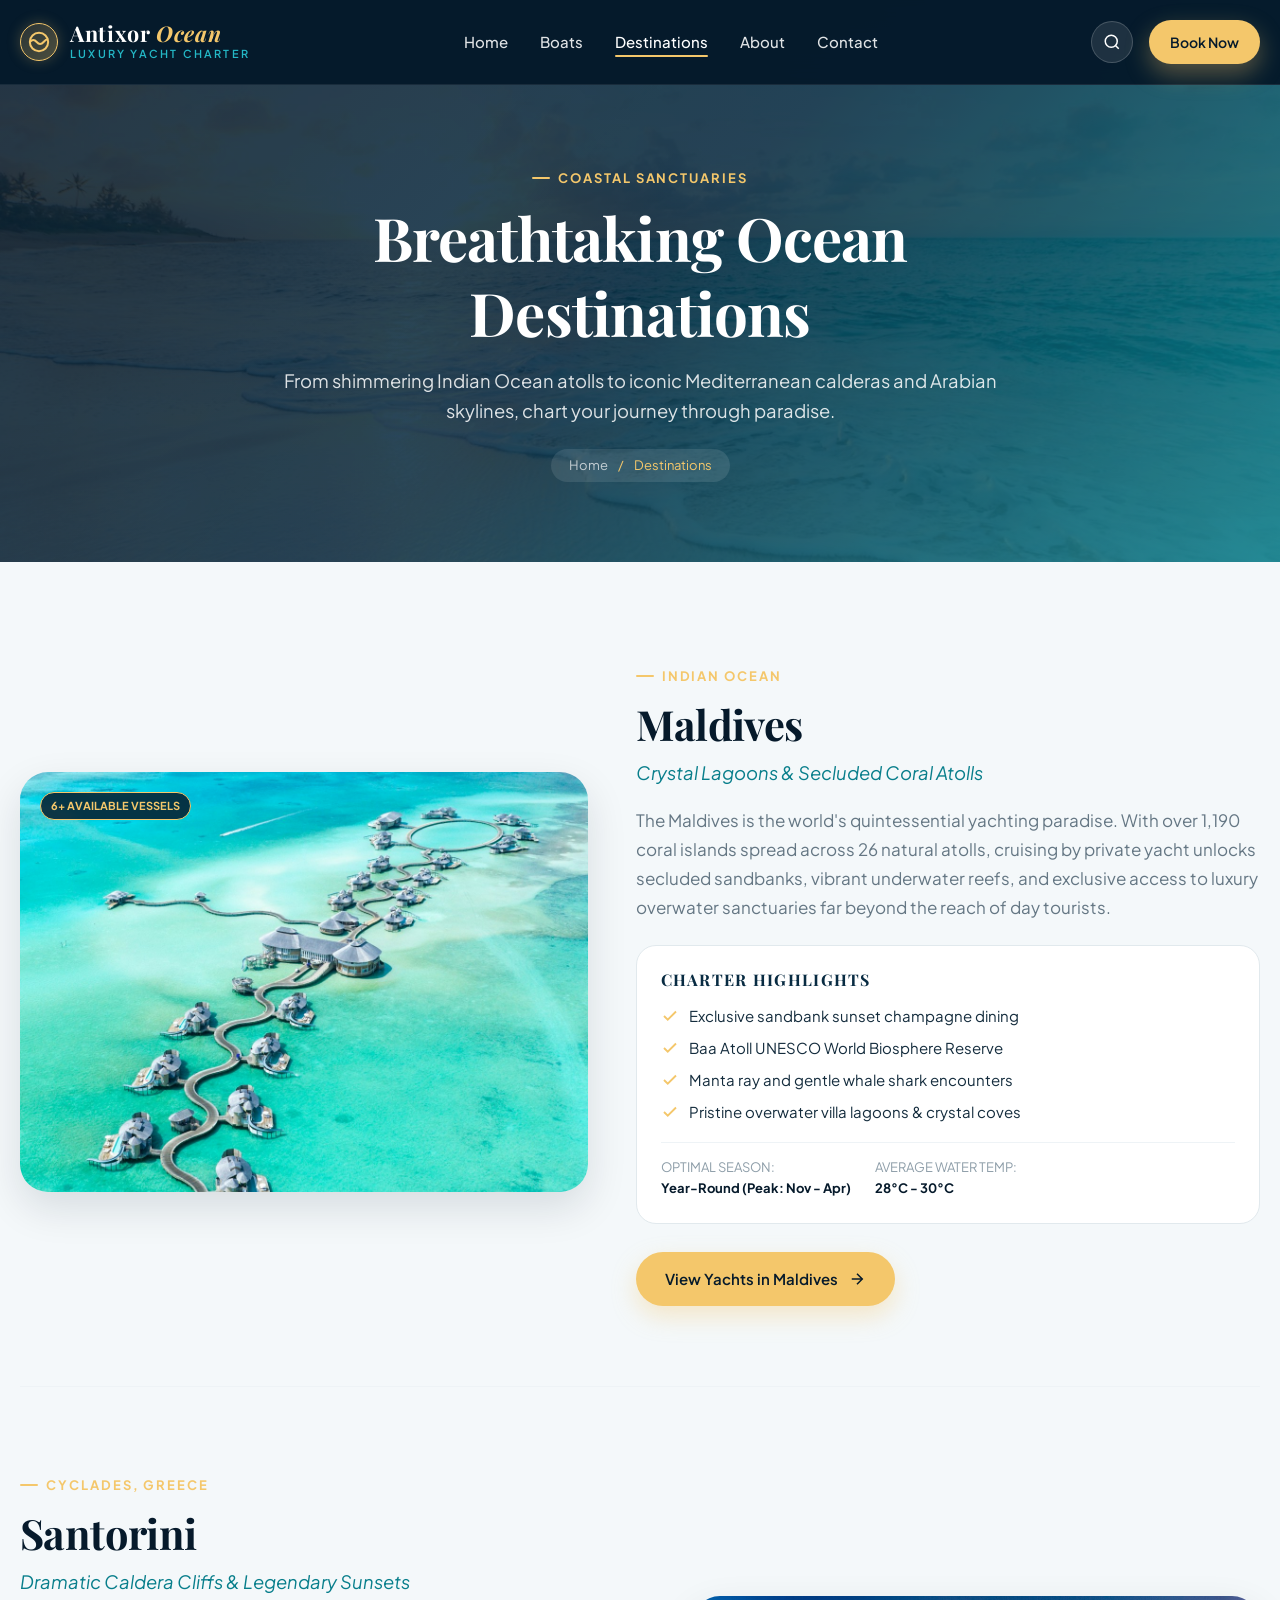
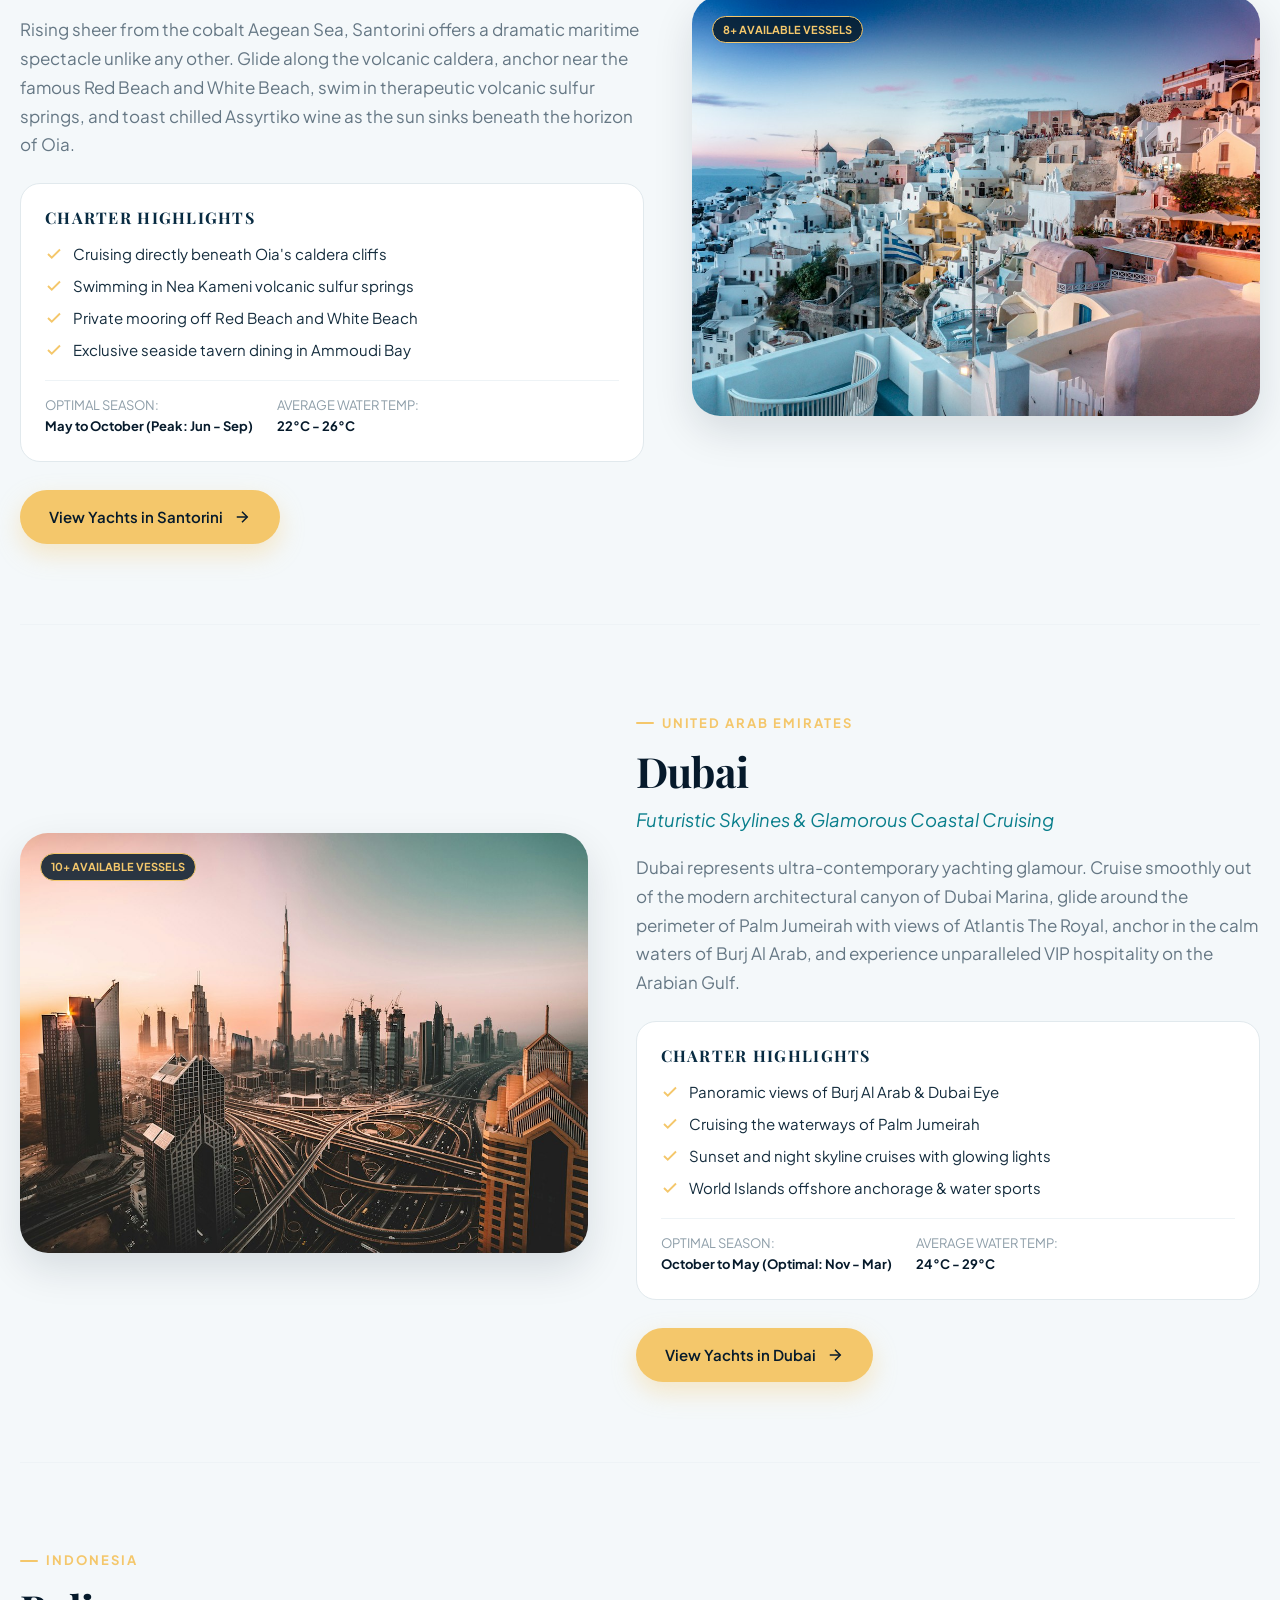
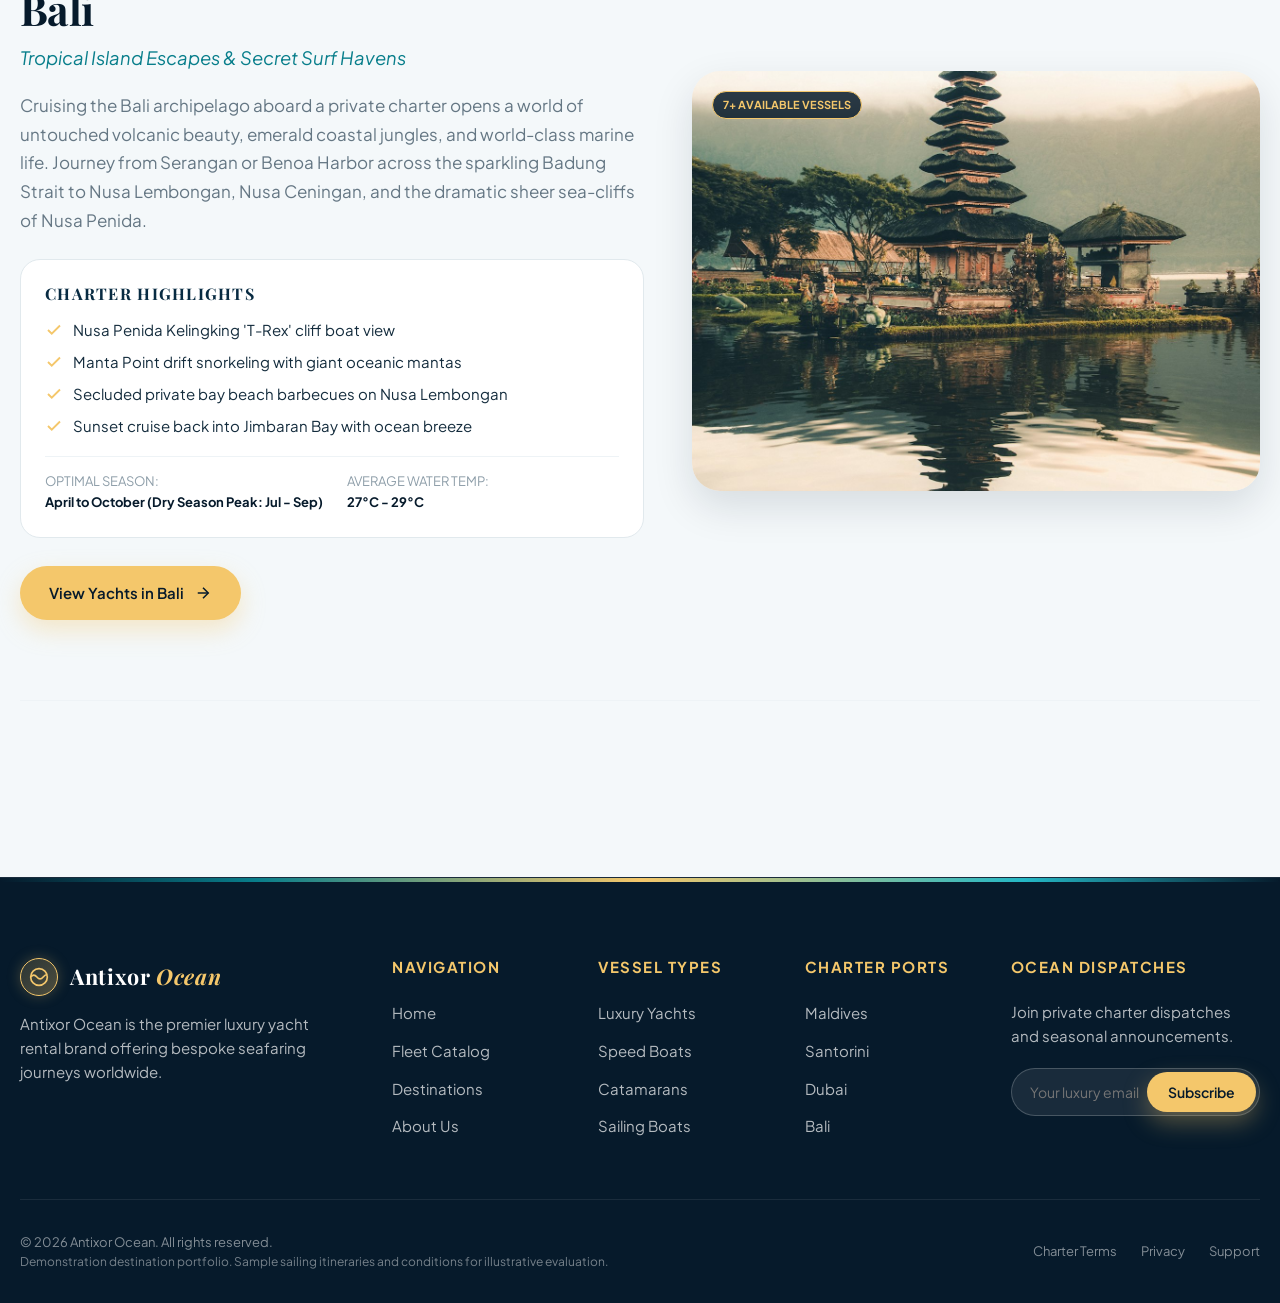
<file: destinations.html>
<!DOCTYPE html>
<html lang="en">
<head>
  <meta charset="UTF-8" />
  <meta name="viewport" content="width=device-width, initial-scale=1.0" />
  <title>Global Yachting Destinations — Antixor Ocean</title>
  <meta name="description" content="Discover world-renowned yacht charter destinations: the turquoise atolls of Maldives, dramatic caldera of Santorini, glamorous Dubai Marina, and exotic Bali islands." />
  
  <link rel="stylesheet" href="css/style.css" />
  <link rel="stylesheet" href="css/components.css" />
  <link rel="stylesheet" href="css/responsive.css" />
</head>
<body>

  <!-- Global Header -->
  <header class="site-header header-opaque" id="siteHeader">
    <div class="container header-inner">
      <a href="index.html" class="brand-logo" aria-label="Antixor Ocean Homepage">
        <div class="brand-symbol">
          <svg width="22" height="22" viewBox="0 0 24 24" fill="none" stroke="currentColor" stroke-width="2.2"><circle cx="12" cy="12" r="10"></circle><path d="M2 12c2.5-3 5-3 7.5 0s5 3 7.5 0 5-3 5-3"></path></svg>
        </div>
        <div class="brand-text">
          <span class="brand-name">Antixor <span>Ocean</span></span>
          <span class="brand-tagline">Luxury Yacht Charter</span>
        </div>
      </a>

      <nav class="main-nav" aria-label="Main Navigation">
        <ul class="nav-list">
          <li><a href="index.html" class="nav-link">Home</a></li>
          <li><a href="boats.html" class="nav-link">Boats</a></li>
          <li><a href="destinations.html" class="nav-link active">Destinations</a></li>
          <li><a href="about.html" class="nav-link">About</a></li>
          <li><a href="contact.html" class="nav-link">Contact</a></li>
        </ul>
      </nav>

      <div class="header-actions">
        <button class="btn-search-trigger" aria-label="Search destinations" title="Search fleet">
          <svg width="18" height="18" viewBox="0 0 24 24" fill="none" stroke="currentColor" stroke-width="2"><circle cx="11" cy="11" r="8"></circle><line x1="21" y1="21" x2="16.65" y2="16.65"></line></svg>
        </button>
        <a href="booking.html" class="btn btn-gold btn-sm">Book Now</a>
        <button class="hamburger-btn" aria-label="Toggle mobile menu">
          <span></span><span></span><span></span>
        </button>
      </div>
    </div>
  </header>

  <!-- Mobile Drawer -->
  <div class="drawer-backdrop"></div>
  <aside class="mobile-drawer">
    <div class="drawer-top">
      <a href="index.html" class="brand-logo">
        <div class="brand-symbol"><svg width="20" height="20" viewBox="0 0 24 24" fill="none" stroke="currentColor" stroke-width="2"><circle cx="12" cy="12" r="10"></circle><path d="M2 12c2.5-3 5-3 7.5 0s5 3 7.5 0 5-3 5-3"></path></svg></div>
        <div class="brand-text"><span class="brand-name">Antixor <span>Ocean</span></span></div>
      </a>
      <button class="drawer-close">&times;</button>
    </div>
    <ul class="drawer-links">
      <li><a href="index.html">Home</a></li>
      <li><a href="boats.html">Boats Fleet</a></li>
      <li><a href="destinations.html" class="active">Destinations</a></li>
      <li><a href="about.html">About Antixor</a></li>
      <li><a href="contact.html">Contact &amp; Inquiries</a></li>
    </ul>
    <div class="drawer-bottom">
      <a href="booking.html" class="btn btn-gold btn-lg" style="width:100%;">Book a Yacht</a>
    </div>
  </aside>

  <!-- Global Search Modal -->
  <div class="search-modal-backdrop" id="searchModalBackdrop" role="dialog" aria-modal="true">
    <div class="search-modal-card">
      <div class="search-modal-head">
        <h3>Search Antixor Fleet</h3>
        <button class="search-close-btn">&times;</button>
      </div>
      <form class="search-modal-form">
        <div class="search-input-wrapper">
          <svg width="22" height="22" viewBox="0 0 24 24" fill="none" stroke="currentColor" stroke-width="2"><circle cx="11" cy="11" r="8"></circle><line x1="21" y1="21" x2="16.65" y2="16.65"></line></svg>
          <input type="text" class="search-modal-input" placeholder="Search destinations or yachts..." />
        </div>
      </form>
    </div>
  </div>

  <main>
    <!-- Page Hero -->
    <section class="page-hero">
      <div class="container page-hero-content">
        <span class="eyebrow" style="color:var(--gold);">COASTAL SANCTUARIES</span>
        <h1>Breathtaking Ocean Destinations</h1>
        <p>From shimmering Indian Ocean atolls to iconic Mediterranean calderas and Arabian skylines, chart your journey through paradise.</p>
        <div class="breadcrumb">
          <a href="index.html">Home</a>
          <span>/</span>
          <span>Destinations</span>
        </div>
      </div>
    </section>

    <!-- Destinations Guide Section -->
    <section class="section">
      <div class="container" id="destinationsListContainer">
        <!-- Rendered dynamically by js/destinations.js -->
        <div style="text-align:center; padding: 40px 0;">
          <p>Loading destination guides...</p>
        </div>
      </div>
    </section>
  </main>

  <!-- Global Footer -->
  <footer class="site-footer">
    <div class="footer-wave-accent"></div>
    <div class="container">
      <div class="footer-top">
        <div class="footer-col">
          <a href="index.html" class="brand-logo" style="margin-bottom:16px;">
            <div class="brand-symbol"><svg width="20" height="20" viewBox="0 0 24 24" fill="none" stroke="currentColor" stroke-width="2"><circle cx="12" cy="12" r="10"></circle><path d="M2 12c2.5-3 5-3 7.5 0s5 3 7.5 0 5-3 5-3"></path></svg></div>
            <div class="brand-text"><span class="brand-name">Antixor <span>Ocean</span></span></div>
          </a>
          <p>Antixor Ocean is the premier luxury yacht rental brand offering bespoke seafaring journeys worldwide.</p>
        </div>
        <div class="footer-col">
          <h4>Navigation</h4>
          <ul class="footer-links">
            <li><a href="index.html">Home</a></li>
            <li><a href="boats.html">Fleet Catalog</a></li>
            <li><a href="destinations.html">Destinations</a></li>
            <li><a href="about.html">About Us</a></li>
          </ul>
        </div>
        <div class="footer-col">
          <h4>Vessel Types</h4>
          <ul class="footer-links">
            <li><a href="boats.html?category=luxury-yachts">Luxury Yachts</a></li>
            <li><a href="boats.html?category=speed-boats">Speed Boats</a></li>
            <li><a href="boats.html?category=catamarans">Catamarans</a></li>
            <li><a href="boats.html?category=sailing-boats">Sailing Boats</a></li>
          </ul>
        </div>
        <div class="footer-col">
          <h4>Charter Ports</h4>
          <ul class="footer-links">
            <li><a href="boats.html?location=Maldives">Maldives</a></li>
            <li><a href="boats.html?location=Santorini">Santorini</a></li>
            <li><a href="boats.html?location=Dubai">Dubai</a></li>
            <li><a href="boats.html?location=Bali">Bali</a></li>
          </ul>
        </div>
        <div class="footer-col">
          <h4>Ocean Dispatches</h4>
          <p>Join private charter dispatches and seasonal announcements.</p>
          <form class="footer-newsletter-form">
            <div class="newsletter-input-group">
              <input type="email" placeholder="Your luxury email" required />
              <button type="submit" class="btn btn-gold btn-sm">Subscribe</button>
            </div>
            <div class="newsletter-msg"></div>
          </form>
        </div>
      </div>
      <div class="footer-bottom">
        <div>
          &copy; 2026 Antixor Ocean. All rights reserved.
          <p class="footer-demo-note">Demonstration destination portfolio. Sample sailing itineraries and conditions for illustrative evaluation.</p>
        </div>
        <div class="footer-bottom-links">
          <a href="about.html">Charter Terms</a>
          <a href="about.html">Privacy</a>
          <a href="contact.html">Support</a>
        </div>
      </div>
    </div>
  </footer>

  <script src="js/boats-data.js"></script>
  <script src="js/destinations-data.js"></script>
  <script src="js/site-data.js"></script>
  <script src="js/app.js"></script>
  <script src="js/destinations.js"></script>
</body>
</html>
</file>
<file: css/style.css>
/* ==========================================================================
   ANTIXOR OCEAN — LUXURY YACHT RENTAL & BOAT BOOKING
   Core Design System & Base Styling
   ========================================================================== */

@import url('https://fonts.googleapis.com/css2?family=Playfair+Display:ital,wght@0,400;0,600;0,700;0,800;1,400;1,600&family=Plus+Jakarta+Sans:wght@300;400;500;600;700;800&display=swap');

:root {
  /* Color Palette */
  --navy-deep: #061A2B;
  --navy-dark: #082B42;
  --ocean-teal: #087E8B;
  --turquoise: #24B8C6;
  --gold: #F4C76B;
  --gold-hover: #E5B85C;
  --gold-dark: #C99B3B;
  --gold-light: #FBF0D8;
  --white: #FFFFFF;
  --bg-soft: #F4F8FA;
  --bg-card: #FFFFFF;
  --text-primary: #142C3D;
  --text-secondary: #657784;
  --text-light: #8E9EA9;
  --border-color: #E1E9ED;
  --border-light: #EEF3F6;
  --danger: #E63946;
  --success: #2A9D8F;

  /* Typography */
  --font-serif: 'Playfair Display', Georgia, 'Times New Roman', serif;
  --font-sans: 'Plus Jakarta Sans', -apple-system, BlinkMacSystemFont, 'Segoe UI', Roboto, Helvetica, Arial, sans-serif;

  /* Elevation & Shadows */
  --shadow-xs: 0 1px 3px rgba(6, 26, 43, 0.04);
  --shadow-sm: 0 4px 12px rgba(6, 26, 43, 0.06);
  --shadow-md: 0 8px 24px rgba(6, 26, 43, 0.08);
  --shadow-lg: 0 16px 40px rgba(6, 26, 43, 0.12);
  --shadow-xl: 0 24px 60px rgba(6, 26, 43, 0.16);
  --shadow-gold: 0 10px 25px rgba(244, 199, 107, 0.35);

  /* Radius */
  --radius-sm: 6px;
  --radius-md: 12px;
  --radius-lg: 20px;
  --radius-xl: 28px;
  --radius-full: 9999px;

  /* Spacing */
  --container-max: 1280px;
  --container-padding: 24px;
  --transition: all 0.3s cubic-bezier(0.16, 1, 0.3, 1);
  --transition-slow: all 0.5s cubic-bezier(0.16, 1, 0.3, 1);
}

/* Base Reset & Box Sizing */
*, *::before, *::after {
  box-sizing: border-box;
  margin: 0;
  padding: 0;
}

html {
  font-size: 16px;
  scroll-behavior: smooth;
  -webkit-font-smoothing: antialiased;
  -moz-osx-font-smoothing: grayscale;
}

body {
  font-family: var(--font-sans);
  background-color: var(--bg-soft);
  color: var(--text-primary);
  line-height: 1.6;
  overflow-x: hidden;
  min-height: 100vh;
  display: flex;
  flex-direction: column;
}

main {
  flex: 1 0 auto;
}

/* Typography Defaults */
h1, h2, h3, h4, h5, h6 {
  font-family: var(--font-serif);
  font-weight: 700;
  color: var(--navy-deep);
  line-height: 1.25;
  letter-spacing: -0.015em;
}

h1 {
  font-size: clamp(2.25rem, 5vw, 3.75rem);
}

h2 {
  font-size: clamp(1.85rem, 3.5vw, 2.75rem);
}

h3 {
  font-size: clamp(1.35rem, 2.2vw, 1.85rem);
}

p {
  color: var(--text-secondary);
  font-size: 1rem;
}

a {
  color: inherit;
  text-decoration: none;
  transition: var(--transition);
}

img {
  max-width: 100%;
  height: auto;
  display: block;
}

button, input, select, textarea {
  font-family: inherit;
  font-size: inherit;
}

/* Utility Layout */
.container {
  width: 100%;
  max-width: var(--container-max);
  margin-left: auto;
  margin-right: auto;
  padding-left: var(--container-padding);
  padding-right: var(--container-padding);
}

.section {
  padding: 96px 0;
  position: relative;
}

.section-dark {
  background-color: var(--navy-deep);
  color: var(--white);
}

.section-dark h2,
.section-dark h3,
.section-dark p {
  color: var(--white);
}

.section-dark p {
  color: rgba(255, 255, 255, 0.78);
}

.section-teal {
  background: linear-gradient(135deg, var(--ocean-teal) 0%, var(--navy-dark) 100%);
  color: var(--white);
}

/* Eyebrows & Section Headers */
.eyebrow {
  display: inline-flex;
  align-items: center;
  gap: 8px;
  font-family: var(--font-sans);
  font-size: 0.8125rem;
  font-weight: 700;
  letter-spacing: 0.15em;
  text-transform: uppercase;
  color: var(--gold);
  margin-bottom: 12px;
}

.eyebrow::before {
  content: "";
  display: inline-block;
  width: 18px;
  height: 2px;
  background-color: var(--gold);
  border-radius: var(--radius-full);
}

.section-header {
  max-width: 680px;
  margin-bottom: 56px;
}

.section-header.text-center {
  margin-left: auto;
  margin-right: auto;
  text-align: center;
}

.section-header.text-center .eyebrow::after {
  content: "";
  display: inline-block;
  width: 18px;
  height: 2px;
  background-color: var(--gold);
  border-radius: var(--radius-full);
}

.section-header h2 {
  margin-bottom: 16px;
}

.section-header p {
  font-size: 1.125rem;
}

.gold-accent {
  color: var(--gold);
  font-style: italic;
  font-weight: 600;
}

/* Reusable Buttons */
.btn {
  display: inline-flex;
  align-items: center;
  justify-content: center;
  gap: 10px;
  padding: 14px 28px;
  border-radius: var(--radius-full);
  font-family: var(--font-sans);
  font-size: 0.9375rem;
  font-weight: 600;
  cursor: pointer;
  border: 1px solid transparent;
  transition: var(--transition);
  text-align: center;
  white-space: nowrap;
}

.btn-gold {
  background-color: var(--gold);
  color: var(--navy-deep);
  box-shadow: var(--shadow-gold);
}

.btn-gold:hover {
  background-color: var(--gold-hover);
  transform: translateY(-2px);
  box-shadow: 0 12px 30px rgba(244, 199, 107, 0.45);
}

.btn-gold:active {
  transform: translateY(0);
}

.btn-primary {
  background-color: var(--ocean-teal);
  color: var(--white);
}

.btn-primary:hover {
  background-color: #076d78;
  transform: translateY(-2px);
  box-shadow: 0 10px 24px rgba(8, 126, 139, 0.35);
}

.btn-outline-white {
  background-color: transparent;
  color: var(--white);
  border-color: rgba(255, 255, 255, 0.35);
  backdrop-filter: blur(8px);
}

.btn-outline-white:hover {
  background-color: rgba(255, 255, 255, 0.12);
  border-color: var(--white);
  color: var(--white);
}

.btn-outline-navy {
  background-color: transparent;
  color: var(--navy-deep);
  border-color: var(--navy-deep);
}

.btn-outline-navy:hover {
  background-color: var(--navy-deep);
  color: var(--white);
}

.btn-sm {
  padding: 10px 20px;
  font-size: 0.875rem;
}

.btn-lg {
  padding: 18px 36px;
  font-size: 1.0625rem;
}

.btn-icon {
  width: 44px;
  height: 44px;
  padding: 0;
  border-radius: 50%;
}

/* Badges */
.badge {
  display: inline-flex;
  align-items: center;
  padding: 5px 12px;
  border-radius: var(--radius-full);
  font-size: 0.75rem;
  font-weight: 700;
  letter-spacing: 0.05em;
  text-transform: uppercase;
}

.badge-gold {
  background-color: var(--gold);
  color: var(--navy-deep);
}

.badge-teal {
  background-color: var(--ocean-teal);
  color: var(--white);
}

.badge-soft {
  background-color: rgba(8, 43, 66, 0.06);
  color: var(--navy-dark);
}

/* ==========================================================================
   GLOBAL HEADER
   ========================================================================== */

.site-header {
  position: fixed;
  top: 0;
  left: 0;
  width: 100%;
  z-index: 1000;
  transition: var(--transition);
  padding: 20px 0;
  background: transparent;
}

.site-header.is-scrolled {
  background: rgba(6, 26, 43, 0.94);
  backdrop-filter: blur(14px);
  -webkit-backdrop-filter: blur(14px);
  padding: 14px 0;
  border-bottom: 1px solid rgba(255, 255, 255, 0.08);
  box-shadow: 0 10px 30px rgba(0, 0, 0, 0.25);
}

/* On inner pages with light hero/no hero, default header is dark navy */
.site-header.header-opaque {
  background: rgba(6, 26, 43, 0.98);
  backdrop-filter: blur(14px);
  border-bottom: 1px solid rgba(255, 255, 255, 0.08);
}

.header-inner {
  display: flex;
  align-items: center;
  justify-content: space-between;
  gap: 24px;
}

/* Brand Logo */
.brand-logo {
  display: flex;
  align-items: center;
  gap: 12px;
  text-decoration: none;
  color: var(--white);
}

.brand-symbol {
  width: 38px;
  height: 38px;
  display: flex;
  align-items: center;
  justify-content: center;
  background: linear-gradient(135deg, rgba(244, 199, 107, 0.15), rgba(244, 199, 107, 0.3));
  border: 1px solid var(--gold);
  border-radius: 50%;
  color: var(--gold);
  box-shadow: 0 0 14px rgba(244, 199, 107, 0.25);
  transition: var(--transition);
}

.brand-logo:hover .brand-symbol {
  transform: rotate(15deg) scale(1.05);
  box-shadow: 0 0 20px rgba(244, 199, 107, 0.5);
}

.brand-text {
  display: flex;
  flex-direction: column;
}

.brand-name {
  font-family: var(--font-serif);
  font-size: 1.35rem;
  font-weight: 700;
  letter-spacing: 0.03em;
  color: var(--white);
  line-height: 1.1;
}

.brand-name span {
  color: var(--gold);
  font-style: italic;
}

.brand-tagline {
  font-size: 0.6875rem;
  letter-spacing: 0.2em;
  text-transform: uppercase;
  color: var(--turquoise);
  font-weight: 600;
}

/* Navigation Links */
.main-nav {
  display: flex;
  align-items: center;
}

.nav-list {
  display: flex;
  align-items: center;
  gap: 32px;
  list-style: none;
}

.nav-link {
  color: rgba(255, 255, 255, 0.88);
  font-size: 0.9375rem;
  font-weight: 500;
  position: relative;
  padding: 6px 0;
}

.nav-link::after {
  content: "";
  position: absolute;
  bottom: 0;
  left: 0;
  width: 0;
  height: 2px;
  background-color: var(--gold);
  transition: var(--transition);
  border-radius: var(--radius-full);
}

.nav-link:hover,
.nav-link.active {
  color: var(--white);
}

.nav-link:hover::after,
.nav-link.active::after {
  width: 100%;
}

/* Header Actions */
.header-actions {
  display: flex;
  align-items: center;
  gap: 16px;
}

.btn-search-trigger {
  width: 42px;
  height: 42px;
  border-radius: 50%;
  background: rgba(255, 255, 255, 0.1);
  border: 1px solid rgba(255, 255, 255, 0.18);
  color: var(--white);
  display: flex;
  align-items: center;
  justify-content: center;
  cursor: pointer;
  transition: var(--transition);
}

.btn-search-trigger:hover {
  background: rgba(255, 255, 255, 0.2);
  color: var(--gold);
  border-color: var(--gold);
}

.hamburger-btn {
  display: none;
  flex-direction: column;
  justify-content: space-around;
  width: 40px;
  height: 40px;
  padding: 9px 8px;
  background: rgba(255, 255, 255, 0.1);
  border: 1px solid rgba(255, 255, 255, 0.15);
  border-radius: var(--radius-sm);
  cursor: pointer;
}

.hamburger-btn span {
  width: 100%;
  height: 2px;
  background-color: var(--white);
  border-radius: 2px;
  transition: var(--transition);
}

.hamburger-btn.is-active span:nth-child(1) {
  transform: translateY(6px) rotate(45deg);
}

.hamburger-btn.is-active span:nth-child(2) {
  opacity: 0;
}

.hamburger-btn.is-active span:nth-child(3) {
  transform: translateY(-6px) rotate(-45deg);
}

/* Mobile Nav Drawer */
.mobile-drawer {
  position: fixed;
  top: 0;
  right: -100%;
  width: 100%;
  max-width: 380px;
  height: 100vh;
  background: var(--navy-deep);
  z-index: 1050;
  padding: 40px 30px;
  display: flex;
  flex-direction: column;
  justify-content: space-between;
  box-shadow: -10px 0 40px rgba(0, 0, 0, 0.5);
  transition: right 0.4s cubic-bezier(0.16, 1, 0.3, 1);
  overflow-y: auto;
}

.mobile-drawer.is-open {
  right: 0;
}

.drawer-backdrop {
  position: fixed;
  top: 0;
  left: 0;
  width: 100%;
  height: 100vh;
  background: rgba(6, 26, 43, 0.7);
  backdrop-filter: blur(4px);
  z-index: 1040;
  opacity: 0;
  visibility: hidden;
  transition: var(--transition);
}

.drawer-backdrop.is-open {
  opacity: 1;
  visibility: visible;
}

.drawer-top {
  display: flex;
  align-items: center;
  justify-content: space-between;
  margin-bottom: 40px;
  padding-bottom: 20px;
  border-bottom: 1px solid rgba(255, 255, 255, 0.1);
}

.drawer-close {
  background: none;
  border: none;
  color: var(--white);
  font-size: 1.5rem;
  cursor: pointer;
}

.drawer-links {
  list-style: none;
  display: flex;
  flex-direction: column;
  gap: 20px;
}

.drawer-links a {
  color: var(--white);
  font-size: 1.25rem;
  font-family: var(--font-serif);
  display: block;
  padding: 8px 0;
}

.drawer-links a:hover,
.drawer-links a.active {
  color: var(--gold);
}

.drawer-bottom {
  padding-top: 30px;
  border-top: 1px solid rgba(255, 255, 255, 0.1);
  display: flex;
  flex-direction: column;
  gap: 16px;
}

/* ==========================================================================
   GLOBAL SEARCH MODAL
   ========================================================================== */

.search-modal-backdrop {
  position: fixed;
  top: 0;
  left: 0;
  width: 100%;
  height: 100%;
  background: rgba(6, 26, 43, 0.85);
  backdrop-filter: blur(12px);
  z-index: 1100;
  display: flex;
  align-items: flex-start;
  justify-content: center;
  padding-top: 100px;
  opacity: 0;
  visibility: hidden;
  transition: var(--transition);
}

.search-modal-backdrop.is-open {
  opacity: 1;
  visibility: visible;
}

.search-modal-card {
  width: 90%;
  max-width: 680px;
  background: var(--white);
  border-radius: var(--radius-lg);
  padding: 32px;
  box-shadow: var(--shadow-xl);
  transform: translateY(-20px);
  transition: var(--transition);
}

.search-modal-backdrop.is-open .search-modal-card {
  transform: translateY(0);
}

.search-modal-head {
  display: flex;
  align-items: center;
  justify-content: space-between;
  margin-bottom: 24px;
}

.search-modal-head h3 {
  font-size: 1.35rem;
}

.search-close-btn {
  background: none;
  border: none;
  font-size: 1.25rem;
  color: var(--text-secondary);
  cursor: pointer;
  padding: 4px;
}

.search-input-wrapper {
  position: relative;
  display: flex;
  align-items: center;
}

.search-input-wrapper svg {
  position: absolute;
  left: 18px;
  color: var(--ocean-teal);
}

.search-modal-input {
  width: 100%;
  padding: 16px 18px 16px 52px;
  border: 2px solid var(--border-color);
  border-radius: var(--radius-full);
  font-size: 1.0625rem;
  color: var(--navy-deep);
  outline: none;
  transition: var(--transition);
}

.search-modal-input:focus {
  border-color: var(--ocean-teal);
  box-shadow: 0 0 0 4px rgba(8, 126, 139, 0.15);
}

.search-quick-tags {
  margin-top: 18px;
  display: flex;
  align-items: center;
  gap: 10px;
  flex-wrap: wrap;
}

.search-quick-tags span {
  font-size: 0.8125rem;
  font-weight: 600;
  color: var(--text-light);
}

.quick-tag {
  display: inline-block;
  padding: 6px 14px;
  background-color: var(--bg-soft);
  color: var(--navy-dark);
  border-radius: var(--radius-full);
  font-size: 0.8125rem;
  font-weight: 500;
  transition: var(--transition);
}

.quick-tag:hover {
  background-color: var(--gold-light);
  color: var(--navy-deep);
}

/* ==========================================================================
   GLOBAL NOTIFICATION TOAST
   ========================================================================== */

.toast-container {
  position: fixed;
  bottom: 24px;
  right: 24px;
  z-index: 2000;
  display: flex;
  flex-direction: column;
  gap: 12px;
  pointer-events: none;
}

.toast {
  pointer-events: auto;
  background: var(--navy-deep);
  color: var(--white);
  padding: 16px 22px;
  border-radius: var(--radius-md);
  box-shadow: var(--shadow-lg);
  border-left: 4px solid var(--gold);
  display: flex;
  align-items: center;
  gap: 14px;
  font-size: 0.9375rem;
  animation: slideInToast 0.35s ease forwards;
  max-width: 400px;
}

.toast-icon {
  color: var(--gold);
  flex-shrink: 0;
}

.toast-success {
  border-left-color: var(--turquoise);
}

.toast-success .toast-icon {
  color: var(--turquoise);
}

.toast-error {
  border-left-color: var(--danger);
}

.toast-error .toast-icon {
  color: var(--danger);
}

@keyframes slideInToast {
  from {
    transform: translateX(100%);
    opacity: 0;
  }
  to {
    transform: translateX(0);
    opacity: 1;
  }
}

/* ==========================================================================
   PAGE HERO (INNER PAGES)
   ========================================================================== */

.page-hero {
  position: relative;
  padding: 160px 0 80px;
  background: linear-gradient(135deg, var(--navy-deep) 0%, var(--navy-dark) 50%, var(--ocean-teal) 100%);
  color: var(--white);
  text-align: center;
  overflow: hidden;
}

.page-hero::before {
  content: "";
  position: absolute;
  top: 0;
  left: 0;
  width: 100%;
  height: 100%;
  background: url('../assets/images/cta-sunset.jpg') center/cover no-repeat;
  opacity: 0.15;
}

.page-hero-content {
  position: relative;
  z-index: 2;
  max-width: 780px;
  margin: 0 auto;
}

.page-hero h1 {
  color: var(--white);
  margin-bottom: 16px;
}

.page-hero p {
  color: rgba(255, 255, 255, 0.85);
  font-size: 1.15rem;
}

.breadcrumb {
  display: inline-flex;
  align-items: center;
  gap: 10px;
  margin-top: 24px;
  padding: 6px 18px;
  background: rgba(255, 255, 255, 0.1);
  border-radius: var(--radius-full);
  font-size: 0.8125rem;
}

.breadcrumb a {
  color: rgba(255, 255, 255, 0.7);
}

.breadcrumb a:hover {
  color: var(--gold);
}

.breadcrumb span {
  color: var(--gold);
}

/* ==========================================================================
   FOOTER
   ========================================================================== */

.site-footer {
  background-color: var(--navy-deep);
  color: var(--white);
  position: relative;
  padding-top: 80px;
  overflow: hidden;
  border-top: 1px solid rgba(255, 255, 255, 0.08);
}

/* Decorative Gold Nautical Wave Accent */
.footer-wave-accent {
  position: absolute;
  top: 0;
  left: 0;
  width: 100%;
  height: 4px;
  background: linear-gradient(90deg, transparent 0%, var(--ocean-teal) 20%, var(--gold) 50%, var(--turquoise) 80%, transparent 100%);
}

.footer-top {
  display: grid;
  grid-template-columns: 2fr 1fr 1fr 1fr 1.5fr;
  gap: 40px;
  padding-bottom: 60px;
  border-bottom: 1px solid rgba(255, 255, 255, 0.08);
}

.footer-col h4 {
  font-family: var(--font-sans);
  font-size: 0.9375rem;
  font-weight: 700;
  text-transform: uppercase;
  letter-spacing: 0.1em;
  color: var(--gold);
  margin-bottom: 24px;
}

.footer-col p {
  color: rgba(255, 255, 255, 0.7);
  font-size: 0.9375rem;
  line-height: 1.6;
  margin-bottom: 20px;
}

.footer-links {
  list-style: none;
  display: flex;
  flex-direction: column;
  gap: 12px;
}

.footer-links a {
  color: rgba(255, 255, 255, 0.7);
  font-size: 0.9375rem;
  display: inline-flex;
  align-items: center;
  gap: 8px;
}

.footer-links a:hover {
  color: var(--gold);
  transform: translateX(4px);
}

.social-links {
  display: flex;
  align-items: center;
  gap: 12px;
  margin-top: 20px;
}

.social-link {
  width: 38px;
  height: 38px;
  border-radius: 50%;
  background: rgba(255, 255, 255, 0.08);
  border: 1px solid rgba(255, 255, 255, 0.15);
  display: flex;
  align-items: center;
  justify-content: center;
  color: var(--white);
  transition: var(--transition);
}

.social-link:hover {
  background: var(--gold);
  color: var(--navy-deep);
  border-color: var(--gold);
  transform: translateY(-3px);
}

/* Footer Newsletter Form */
.footer-newsletter-form {
  display: flex;
  flex-direction: column;
  gap: 10px;
}

.newsletter-input-group {
  position: relative;
  display: flex;
}

.newsletter-input-group input {
  width: 100%;
  padding: 14px 18px;
  padding-right: 120px;
  background: rgba(255, 255, 255, 0.08);
  border: 1px solid rgba(255, 255, 255, 0.2);
  border-radius: var(--radius-full);
  color: var(--white);
  font-size: 0.875rem;
  outline: none;
  transition: var(--transition);
}

.newsletter-input-group input:focus {
  border-color: var(--gold);
  background: rgba(255, 255, 255, 0.12);
}

.newsletter-input-group button {
  position: absolute;
  right: 4px;
  top: 4px;
  bottom: 4px;
  padding: 0 20px;
}

.newsletter-msg {
  font-size: 0.8125rem;
  margin-top: 6px;
  display: none;
}

.newsletter-msg.is-success {
  display: block;
  color: var(--turquoise);
}

.newsletter-msg.is-error {
  display: block;
  color: #ff8b94;
}

.footer-bottom {
  padding: 32px 0;
  display: flex;
  align-items: center;
  justify-content: space-between;
  flex-wrap: wrap;
  gap: 20px;
  font-size: 0.8125rem;
  color: rgba(255, 255, 255, 0.5);
}

.footer-demo-note {
  font-size: 0.75rem;
  color: rgba(255, 255, 255, 0.45);
  max-width: 600px;
  line-height: 1.5;
}

.footer-bottom-links {
  display: flex;
  gap: 24px;
}

.footer-bottom-links a {
  color: rgba(255, 255, 255, 0.5);
}

.footer-bottom-links a:hover {
  color: var(--gold);
}
</file>
<file: css/components.css>
/* ==========================================================================
   ANTIXOR OCEAN — LUXURY YACHT RENTAL & BOAT BOOKING
   Components & Section Styling
   ========================================================================== */

/* ==========================================================================
   1. HERO BANNER (HOMEPAGE SECTION A)
   ========================================================================== */

.hero-banner {
  position: relative;
  min-height: 92vh;
  display: flex;
  align-items: center;
  padding: 160px 0 120px;
  background: var(--navy-deep);
  overflow: hidden;
}

.hero-bg-wrapper {
  position: absolute;
  top: 0;
  left: 0;
  width: 100%;
  height: 100%;
  z-index: 1;
}

.hero-bg-img {
  width: 100%;
  height: 100%;
  object-fit: cover;
  object-position: center 35%;
  transform: scale(1.02);
  transition: transform 8s ease-out;
}

.hero-banner:hover .hero-bg-img {
  transform: scale(1.06);
}

/* Gradient overlay: Dark on left for crystal clear readability, fading gracefully into turquoise water on right */
.hero-overlay {
  position: absolute;
  top: 0;
  left: 0;
  width: 100%;
  height: 100%;
  background: linear-gradient(
    90deg,
    rgba(6, 26, 43, 0.94) 0%,
    rgba(6, 26, 43, 0.85) 35%,
    rgba(8, 43, 66, 0.6) 65%,
    rgba(6, 26, 43, 0.3) 100%
  );
  z-index: 2;
}

.hero-content {
  position: relative;
  z-index: 3;
  max-width: 680px;
  color: var(--white);
}

.hero-content .eyebrow {
  margin-bottom: 20px;
}

.hero-title {
  color: var(--white);
  font-size: clamp(2.5rem, 5.5vw, 4.2rem);
  line-height: 1.15;
  margin-bottom: 24px;
}

.hero-subtitle {
  font-size: clamp(1.1rem, 2vw, 1.3rem);
  color: rgba(255, 255, 255, 0.85);
  margin-bottom: 36px;
  font-weight: 300;
  line-height: 1.5;
}

.hero-actions {
  display: flex;
  align-items: center;
  gap: 18px;
  flex-wrap: wrap;
  margin-bottom: 48px;
}

/* Trust Badges */
.hero-trust-bar {
  display: flex;
  align-items: center;
  gap: 32px;
  padding-top: 32px;
  border-top: 1px solid rgba(255, 255, 255, 0.15);
}

.trust-item {
  display: flex;
  align-items: center;
  gap: 12px;
}

.trust-icon {
  width: 36px;
  height: 36px;
  border-radius: 50%;
  background: rgba(244, 199, 107, 0.15);
  border: 1px solid rgba(244, 199, 107, 0.4);
  color: var(--gold);
  display: flex;
  align-items: center;
  justify-content: center;
  flex-shrink: 0;
}

.trust-text {
  display: flex;
  flex-direction: column;
}

.trust-text strong {
  font-size: 0.9375rem;
  color: var(--white);
  font-weight: 600;
}

.trust-text span {
  font-size: 0.75rem;
  color: rgba(255, 255, 255, 0.6);
}

/* Decorative Gold Curved Wave Accent on Hero Bottom */
.hero-curve-divider {
  position: absolute;
  bottom: 0;
  left: 0;
  width: 100%;
  overflow: hidden;
  line-height: 0;
  z-index: 4;
  pointer-events: none;
}

.hero-curve-divider svg {
  position: relative;
  display: block;
  width: calc(100% + 1.3px);
  height: 48px;
}

.hero-curve-divider .shape-fill {
  fill: var(--bg-soft);
}

.hero-curve-divider .shape-stroke {
  stroke: var(--gold);
  stroke-width: 1.5;
  fill: none;
  opacity: 0.4;
}

/* ==========================================================================
   2. FLOATING BOOKING SEARCH PANEL (SECTION B)
   ========================================================================== */

.booking-panel-wrapper {
  position: relative;
  z-index: 10;
  margin-top: -60px;
  margin-bottom: 40px;
}

.booking-panel {
  background: var(--white);
  border-radius: var(--radius-xl);
  box-shadow: 0 20px 60px rgba(6, 26, 43, 0.12);
  border: 1px solid var(--border-color);
  padding: 24px 32px 32px;
  transition: var(--transition);
}

.booking-tabs {
  display: flex;
  align-items: center;
  gap: 10px;
  border-bottom: 1px solid var(--border-light);
  padding-bottom: 18px;
  margin-bottom: 24px;
  overflow-x: auto;
  scrollbar-width: none;
}

.booking-tabs::-webkit-scrollbar {
  display: none;
}

.booking-tab-btn {
  display: inline-flex;
  align-items: center;
  gap: 8px;
  padding: 10px 20px;
  border-radius: var(--radius-full);
  background: transparent;
  border: 1px solid transparent;
  color: var(--text-secondary);
  font-size: 0.9375rem;
  font-weight: 600;
  cursor: pointer;
  white-space: nowrap;
  transition: var(--transition);
}

.booking-tab-btn svg {
  color: var(--text-light);
  transition: var(--transition);
}

.booking-tab-btn:hover {
  background: var(--bg-soft);
  color: var(--navy-deep);
}

.booking-tab-btn.is-active {
  background: var(--navy-deep);
  color: var(--white);
  box-shadow: var(--shadow-sm);
}

.booking-tab-btn.is-active svg {
  color: var(--gold);
}

.booking-form {
  display: grid;
  grid-template-columns: 1.2fr 1.2fr 1.2fr auto;
  gap: 20px;
  align-items: flex-end;
}

.form-group {
  display: flex;
  flex-direction: column;
  gap: 8px;
  position: relative;
}

.form-group label {
  font-size: 0.8125rem;
  font-weight: 700;
  text-transform: uppercase;
  letter-spacing: 0.08em;
  color: var(--navy-dark);
  display: flex;
  align-items: center;
  gap: 6px;
}

.form-group label svg {
  color: var(--ocean-teal);
}

.input-with-icon {
  position: relative;
  display: flex;
  align-items: center;
}

.input-with-icon svg {
  position: absolute;
  left: 16px;
  color: var(--ocean-teal);
  pointer-events: none;
}

.input-with-icon input,
.input-with-icon select {
  width: 100%;
  padding: 14px 16px 14px 46px;
  border: 1.5px solid var(--border-color);
  border-radius: var(--radius-md);
  background: var(--white);
  color: var(--navy-deep);
  font-size: 0.9375rem;
  font-weight: 500;
  outline: none;
  transition: var(--transition);
  cursor: pointer;
}

.input-with-icon input:focus,
.input-with-icon select:focus {
  border-color: var(--ocean-teal);
  box-shadow: 0 0 0 3px rgba(8, 126, 139, 0.12);
}

.btn-search-submit {
  height: 52px;
  padding: 0 32px;
}

/* ==========================================================================
   3. YACHT CARDS (SECTION C & CATALOG)
   ========================================================================== */

.yacht-grid {
  display: grid;
  grid-template-columns: repeat(auto-fill, minmax(280px, 1fr));
  gap: 30px;
}

.yacht-card {
  background: var(--white);
  border-radius: var(--radius-lg);
  border: 1px solid var(--border-color);
  overflow: hidden;
  box-shadow: var(--shadow-sm);
  transition: var(--transition);
  display: flex;
  flex-direction: column;
}

.yacht-card:hover {
  transform: translateY(-8px);
  box-shadow: var(--shadow-lg);
  border-color: rgba(8, 126, 139, 0.25);
}

.yacht-card-img-wrap {
  position: relative;
  width: 100%;
  aspect-ratio: 4 / 3;
  overflow: hidden;
  background-color: var(--navy-deep);
}

.yacht-card-img {
  width: 100%;
  height: 100%;
  object-fit: cover;
  transition: transform 0.6s cubic-bezier(0.16, 1, 0.3, 1);
}

.yacht-card:hover .yacht-card-img {
  transform: scale(1.08);
}

.yacht-card-badge {
  position: absolute;
  top: 16px;
  left: 16px;
  z-index: 2;
}

.yacht-card-location {
  position: absolute;
  bottom: 14px;
  left: 16px;
  z-index: 2;
  background: rgba(6, 26, 43, 0.85);
  backdrop-filter: blur(8px);
  color: var(--white);
  padding: 5px 12px;
  border-radius: var(--radius-full);
  font-size: 0.75rem;
  font-weight: 600;
  display: flex;
  align-items: center;
  gap: 6px;
}

.yacht-card-location svg {
  color: var(--turquoise);
}

.yacht-card-body {
  padding: 24px;
  display: flex;
  flex-direction: column;
  flex-grow: 1;
}

.yacht-card-category {
  font-size: 0.75rem;
  font-weight: 700;
  text-transform: uppercase;
  letter-spacing: 0.08em;
  color: var(--ocean-teal);
  margin-bottom: 6px;
}

.yacht-card-title {
  font-size: 1.35rem;
  margin-bottom: 14px;
  color: var(--navy-deep);
}

.yacht-card-title a:hover {
  color: var(--ocean-teal);
}

/* Specs Strip */
.yacht-specs-strip {
  display: grid;
  grid-template-columns: repeat(3, 1fr);
  gap: 8px;
  padding: 12px 0;
  border-top: 1px solid var(--border-light);
  border-bottom: 1px solid var(--border-light);
  margin-bottom: 20px;
}

.spec-chip {
  display: flex;
  flex-direction: column;
  align-items: center;
  text-align: center;
  gap: 4px;
}

.spec-chip svg {
  color: var(--ocean-teal);
  width: 18px;
  height: 18px;
}

.spec-chip strong {
  font-size: 0.875rem;
  color: var(--navy-deep);
  font-weight: 700;
}

.spec-chip span {
  font-size: 0.6875rem;
  color: var(--text-light);
  text-transform: uppercase;
}

/* Card Price & Action */
.yacht-card-footer {
  display: flex;
  align-items: center;
  justify-content: space-between;
  margin-top: auto;
  padding-top: 4px;
}

.price-tag {
  display: flex;
  flex-direction: column;
}

.price-tag .label {
  font-size: 0.6875rem;
  color: var(--text-light);
  text-transform: uppercase;
}

.price-tag .amount {
  font-family: var(--font-serif);
  font-size: 1.5rem;
  font-weight: 700;
  color: var(--navy-deep);
}

.price-tag .amount small {
  font-family: var(--font-sans);
  font-size: 0.8125rem;
  color: var(--text-secondary);
  font-weight: 400;
}

.card-actions {
  display: flex;
  align-items: center;
  gap: 8px;
}

.btn-arrow-icon {
  width: 42px;
  height: 42px;
  border-radius: 50%;
  background: var(--gold);
  color: var(--navy-deep);
  display: flex;
  align-items: center;
  justify-content: center;
  transition: var(--transition);
  box-shadow: 0 4px 12px rgba(244, 199, 107, 0.3);
}

.btn-arrow-icon:hover {
  background: var(--gold-hover);
  transform: translateX(3px) scale(1.05);
}

/* ==========================================================================
   4. BOAT CATEGORIES (SECTION D)
   ========================================================================== */

.category-grid {
  display: grid;
  grid-template-columns: repeat(4, 1fr);
  gap: 24px;
}

.category-card {
  position: relative;
  border-radius: var(--radius-lg);
  overflow: hidden;
  min-height: 380px;
  display: flex;
  flex-direction: column;
  justify-content: flex-end;
  padding: 32px 24px;
  box-shadow: var(--shadow-sm);
  transition: var(--transition);
  color: var(--white);
  border: 1px solid var(--border-color);
}

.category-card-bg {
  position: absolute;
  top: 0;
  left: 0;
  width: 100%;
  height: 100%;
  object-fit: cover;
  transition: transform 0.8s cubic-bezier(0.16, 1, 0.3, 1);
  z-index: 1;
}

.category-card-overlay {
  position: absolute;
  top: 0;
  left: 0;
  width: 100%;
  height: 100%;
  background: linear-gradient(180deg, rgba(6, 26, 43, 0.1) 0%, rgba(6, 26, 43, 0.88) 80%, rgba(6, 26, 43, 0.96) 100%);
  z-index: 2;
  transition: var(--transition);
}

.category-card:hover {
  transform: translateY(-8px);
  box-shadow: var(--shadow-lg);
}

.category-card:hover .category-card-bg {
  transform: scale(1.1);
}

.category-card:hover .category-card-overlay {
  background: linear-gradient(180deg, rgba(8, 126, 139, 0.2) 0%, rgba(6, 26, 43, 0.92) 80%, rgba(6, 26, 43, 0.98) 100%);
}

.category-card-content {
  position: relative;
  z-index: 3;
}

.category-card-count {
  display: inline-block;
  font-size: 0.75rem;
  font-weight: 700;
  color: var(--gold);
  letter-spacing: 0.1em;
  text-transform: uppercase;
  margin-bottom: 8px;
}

.category-card-title {
  color: var(--white);
  font-size: 1.5rem;
  margin-bottom: 10px;
}

.category-card-desc {
  font-size: 0.875rem;
  color: rgba(255, 255, 255, 0.78);
  line-height: 1.5;
  margin-bottom: 18px;
}

.category-card-link {
  display: inline-flex;
  align-items: center;
  gap: 8px;
  font-size: 0.875rem;
  font-weight: 600;
  color: var(--gold);
  transition: var(--transition);
}

.category-card:hover .category-card-link {
  color: var(--white);
  transform: translateX(6px);
}

/* ==========================================================================
   5. OCEAN EXPERIENCE / LIFESTYLE SPLIT (SECTION E)
   ========================================================================== */

.lifestyle-split {
  display: grid;
  grid-template-columns: 1fr 1fr;
  border-radius: var(--radius-xl);
  overflow: hidden;
  box-shadow: var(--shadow-xl);
}

.lifestyle-media {
  position: relative;
  min-height: 520px;
  background-color: var(--navy-deep);
}

.lifestyle-media img {
  width: 100%;
  height: 100%;
  object-fit: cover;
}

.lifestyle-media-badge {
  position: absolute;
  bottom: 32px;
  left: 32px;
  background: rgba(6, 26, 43, 0.88);
  backdrop-filter: blur(12px);
  border: 1px solid rgba(255, 255, 255, 0.15);
  border-radius: var(--radius-lg);
  padding: 18px 24px;
  color: var(--white);
  display: flex;
  align-items: center;
  gap: 16px;
  box-shadow: var(--shadow-lg);
}

.badge-icon-gold {
  width: 44px;
  height: 44px;
  border-radius: 50%;
  background: var(--gold);
  color: var(--navy-deep);
  display: flex;
  align-items: center;
  justify-content: center;
  font-size: 1.25rem;
  flex-shrink: 0;
}

.badge-text-meta h5 {
  color: var(--white);
  font-size: 1rem;
  font-family: var(--font-sans);
  font-weight: 700;
  margin-bottom: 2px;
}

.badge-text-meta span {
  font-size: 0.8125rem;
  color: var(--turquoise);
}

.lifestyle-content {
  background: linear-gradient(145deg, var(--ocean-teal) 0%, var(--navy-dark) 60%, var(--navy-deep) 100%);
  color: var(--white);
  padding: 72px 64px;
  display: flex;
  flex-direction: column;
  justify-content: center;
}

.lifestyle-content .eyebrow {
  color: var(--gold);
}

.lifestyle-content h2 {
  color: var(--white);
  margin-bottom: 20px;
}

.lifestyle-content p {
  color: rgba(255, 255, 255, 0.84);
  font-size: 1.0625rem;
  line-height: 1.6;
  margin-bottom: 36px;
}

.lifestyle-highlights-grid {
  display: grid;
  grid-template-columns: 1fr 1fr;
  gap: 20px;
  margin-bottom: 40px;
}

.highlight-item {
  display: flex;
  align-items: center;
  gap: 12px;
}

.highlight-bullet {
  width: 28px;
  height: 28px;
  border-radius: 50%;
  background: rgba(244, 199, 107, 0.2);
  border: 1px solid var(--gold);
  color: var(--gold);
  display: flex;
  align-items: center;
  justify-content: center;
  font-size: 0.875rem;
  flex-shrink: 0;
}

.highlight-item span {
  font-size: 0.9375rem;
  font-weight: 600;
  color: var(--white);
}

/* ==========================================================================
   6. POPULAR DESTINATIONS (SECTION F)
   ========================================================================== */

.destination-grid {
  display: grid;
  grid-template-columns: repeat(4, 1fr);
  gap: 24px;
}

.destination-card {
  position: relative;
  border-radius: var(--radius-lg);
  overflow: hidden;
  min-height: 400px;
  display: flex;
  flex-direction: column;
  justify-content: flex-end;
  padding: 32px 24px;
  box-shadow: var(--shadow-sm);
  transition: var(--transition);
  color: var(--white);
}

.destination-card-bg {
  position: absolute;
  top: 0;
  left: 0;
  width: 100%;
  height: 100%;
  object-fit: cover;
  transition: transform 0.8s cubic-bezier(0.16, 1, 0.3, 1);
  z-index: 1;
}

.destination-card-overlay {
  position: absolute;
  top: 0;
  left: 0;
  width: 100%;
  height: 100%;
  background: linear-gradient(180deg, rgba(6, 26, 43, 0.15) 0%, rgba(6, 26, 43, 0.8) 70%, rgba(6, 26, 43, 0.95) 100%);
  z-index: 2;
  transition: var(--transition);
}

.destination-card:hover {
  transform: translateY(-8px);
  box-shadow: var(--shadow-lg);
}

.destination-card:hover .destination-card-bg {
  transform: scale(1.1);
}

.destination-card:hover .destination-card-overlay {
  background: linear-gradient(180deg, rgba(8, 126, 139, 0.25) 0%, rgba(6, 26, 43, 0.85) 70%, rgba(6, 26, 43, 0.98) 100%);
}

.destination-card-content {
  position: relative;
  z-index: 3;
}

.destination-fleet-pill {
  display: inline-block;
  padding: 4px 10px;
  background: rgba(244, 199, 107, 0.2);
  border: 1px solid var(--gold);
  border-radius: var(--radius-full);
  color: var(--gold);
  font-size: 0.6875rem;
  font-weight: 700;
  text-transform: uppercase;
  margin-bottom: 10px;
}

.destination-card-title {
  color: var(--white);
  font-size: 1.6rem;
  margin-bottom: 8px;
}

.destination-card-desc {
  font-size: 0.875rem;
  color: rgba(255, 255, 255, 0.8);
  line-height: 1.5;
  margin-bottom: 16px;
}

.destination-card-link {
  display: inline-flex;
  align-items: center;
  gap: 8px;
  font-size: 0.875rem;
  font-weight: 600;
  color: var(--turquoise);
  transition: var(--transition);
}

.destination-card:hover .destination-card-link {
  color: var(--gold);
  transform: translateX(4px);
}

/* ==========================================================================
   7. FLEET STATISTICS (SECTION G)
   ========================================================================== */

.stats-banner {
  position: relative;
  padding: 96px 0;
  background: var(--navy-deep);
  color: var(--white);
  overflow: hidden;
}

.stats-bg {
  position: absolute;
  top: 0;
  left: 0;
  width: 100%;
  height: 100%;
  object-fit: cover;
  opacity: 0.22;
  filter: saturate(1.2);
  z-index: 1;
}

.stats-overlay {
  position: absolute;
  top: 0;
  left: 0;
  width: 100%;
  height: 100%;
  background: radial-gradient(circle at center, rgba(8, 43, 66, 0.7) 0%, rgba(6, 26, 43, 0.95) 100%);
  z-index: 2;
}

.stats-container {
  position: relative;
  z-index: 3;
}

.stats-grid {
  display: grid;
  grid-template-columns: repeat(4, 1fr);
  gap: 32px;
}

.stat-item {
  text-align: center;
  padding: 24px 16px;
  border-radius: var(--radius-lg);
  background: rgba(255, 255, 255, 0.04);
  backdrop-filter: blur(8px);
  border: 1px solid rgba(255, 255, 255, 0.08);
  transition: var(--transition);
}

.stat-item:hover {
  background: rgba(255, 255, 255, 0.08);
  border-color: rgba(244, 199, 107, 0.4);
  transform: translateY(-4px);
}

.stat-number {
  font-family: var(--font-serif);
  font-size: clamp(2.5rem, 4.5vw, 3.8rem);
  font-weight: 700;
  color: var(--gold);
  line-height: 1;
  margin-bottom: 8px;
}

.stat-title {
  font-size: 1.125rem;
  font-weight: 700;
  color: var(--white);
  margin-bottom: 6px;
}

.stat-desc {
  font-size: 0.8125rem;
  color: rgba(255, 255, 255, 0.65);
}

/* ==========================================================================
   8. CUSTOMER TESTIMONIALS CAROUSEL (SECTION H)
   ========================================================================== */

.testimonials-section {
  background-color: var(--bg-soft);
  overflow: hidden;
}

.testimonial-carousel-wrapper {
  position: relative;
  max-width: 900px;
  margin: 0 auto;
}

.testimonial-track {
  display: flex;
  transition: transform 0.5s cubic-bezier(0.16, 1, 0.3, 1);
}

.testimonial-slide {
  flex: 0 0 100%;
  width: 100%;
}

.testimonial-card {
  background: var(--white);
  border-radius: var(--radius-xl);
  padding: 48px;
  box-shadow: var(--shadow-lg);
  border: 1px solid var(--border-color);
  position: relative;
}

.testimonial-quote-icon {
  position: absolute;
  top: 36px;
  right: 48px;
  font-family: var(--font-serif);
  font-size: 6rem;
  line-height: 0.7;
  color: rgba(244, 199, 107, 0.35);
  pointer-events: none;
}

.star-rating {
  display: flex;
  align-items: center;
  gap: 4px;
  color: var(--gold);
  margin-bottom: 20px;
}

.testimonial-headline {
  font-size: 1.35rem;
  margin-bottom: 16px;
  color: var(--navy-deep);
}

.testimonial-text {
  font-size: 1.125rem;
  line-height: 1.7;
  color: var(--text-secondary);
  font-style: italic;
  margin-bottom: 32px;
}

.testimonial-author-row {
  display: flex;
  align-items: center;
  justify-content: space-between;
  border-top: 1px solid var(--border-light);
  padding-top: 24px;
}

.author-info {
  display: flex;
  align-items: center;
  gap: 16px;
}

.author-avatar {
  width: 54px;
  height: 54px;
  border-radius: 50%;
  object-fit: cover;
  border: 2px solid var(--gold);
}

.author-meta h5 {
  font-family: var(--font-sans);
  font-size: 1rem;
  font-weight: 700;
  color: var(--navy-deep);
  margin-bottom: 2px;
}

.author-meta span {
  font-size: 0.8125rem;
  color: var(--text-light);
}

.testimonial-yacht-tag {
  display: inline-flex;
  align-items: center;
  gap: 6px;
  background: rgba(8, 126, 139, 0.08);
  color: var(--ocean-teal);
  padding: 6px 14px;
  border-radius: var(--radius-full);
  font-size: 0.8125rem;
  font-weight: 600;
}

/* Carousel Controls */
.carousel-controls {
  display: flex;
  align-items: center;
  justify-content: center;
  gap: 20px;
  margin-top: 36px;
}

.carousel-btn {
  width: 46px;
  height: 46px;
  border-radius: 50%;
  background: var(--white);
  border: 1.5px solid var(--border-color);
  color: var(--navy-deep);
  display: flex;
  align-items: center;
  justify-content: center;
  cursor: pointer;
  transition: var(--transition);
  box-shadow: var(--shadow-xs);
}

.carousel-btn:hover {
  background: var(--navy-deep);
  color: var(--white);
  border-color: var(--navy-deep);
  transform: scale(1.05);
}

.carousel-dots {
  display: flex;
  gap: 8px;
}

.carousel-dot {
  width: 10px;
  height: 10px;
  border-radius: 50%;
  background: var(--border-color);
  border: none;
  cursor: pointer;
  transition: var(--transition);
}

.carousel-dot.is-active {
  width: 28px;
  border-radius: var(--radius-full);
  background: var(--gold);
}

/* ==========================================================================
   9. FINAL BOOKING CTA BANNER (SECTION I)
   ========================================================================== */

.cta-banner {
  position: relative;
  padding: 120px 0;
  background: var(--navy-deep);
  color: var(--white);
  text-align: center;
  overflow: hidden;
}

.cta-bg {
  position: absolute;
  top: 0;
  left: 0;
  width: 100%;
  height: 100%;
  object-fit: cover;
  z-index: 1;
}

.cta-overlay {
  position: absolute;
  top: 0;
  left: 0;
  width: 100%;
  height: 100%;
  background: linear-gradient(135deg, rgba(6, 26, 43, 0.92) 0%, rgba(8, 43, 66, 0.82) 50%, rgba(8, 126, 139, 0.7) 100%);
  z-index: 2;
}

.cta-content {
  position: relative;
  z-index: 3;
  max-width: 720px;
  margin: 0 auto;
}

.cta-content h2 {
  color: var(--white);
  margin-bottom: 20px;
}

.cta-content p {
  color: rgba(255, 255, 255, 0.88);
  font-size: 1.2rem;
  margin-bottom: 36px;
}

/* ==========================================================================
   10. BOATS LISTING & FILTERS (PAGE A: BOATS.HTML)
   ========================================================================== */

.catalog-layout {
  display: grid;
  grid-template-columns: 290px 1fr;
  gap: 40px;
  align-items: flex-start;
}

.catalog-filter-card {
  background: var(--white);
  border-radius: var(--radius-lg);
  padding: 28px;
  border: 1px solid var(--border-color);
  box-shadow: var(--shadow-sm);
  position: sticky;
  top: 100px;
}

.filter-header {
  display: flex;
  align-items: center;
  justify-content: space-between;
  padding-bottom: 16px;
  margin-bottom: 24px;
  border-bottom: 1px solid var(--border-light);
}

.filter-header h3 {
  font-size: 1.15rem;
  font-family: var(--font-sans);
  font-weight: 700;
}

.btn-reset-filters {
  background: none;
  border: none;
  color: var(--ocean-teal);
  font-size: 0.8125rem;
  font-weight: 600;
  cursor: pointer;
}

.btn-reset-filters:hover {
  text-decoration: underline;
  color: var(--navy-deep);
}

.filter-group {
  margin-bottom: 24px;
  padding-bottom: 20px;
  border-bottom: 1px solid var(--border-light);
}

.filter-group:last-child {
  border-bottom: none;
  margin-bottom: 0;
  padding-bottom: 0;
}

.filter-label {
  display: block;
  font-size: 0.8125rem;
  font-weight: 700;
  text-transform: uppercase;
  letter-spacing: 0.08em;
  color: var(--navy-dark);
  margin-bottom: 12px;
}

.filter-options-list {
  display: flex;
  flex-direction: column;
  gap: 10px;
}

.filter-checkbox-label {
  display: flex;
  align-items: center;
  gap: 10px;
  font-size: 0.9375rem;
  color: var(--text-primary);
  cursor: pointer;
}

.filter-checkbox-label input[type="checkbox"],
.filter-checkbox-label input[type="radio"] {
  accent-color: var(--ocean-teal);
  width: 16px;
  height: 16px;
}

.range-slider-wrapper {
  display: flex;
  flex-direction: column;
  gap: 10px;
}

.range-slider-wrapper input[type="range"] {
  accent-color: var(--ocean-teal);
  width: 100%;
}

.range-slider-labels {
  display: flex;
  justify-content: space-between;
  font-size: 0.8125rem;
  color: var(--text-secondary);
  font-weight: 600;
}

/* Catalog Results Toolbar */
.catalog-toolbar {
  display: flex;
  align-items: center;
  justify-content: space-between;
  margin-bottom: 28px;
  padding: 16px 24px;
  background: var(--white);
  border-radius: var(--radius-md);
  border: 1px solid var(--border-color);
  box-shadow: var(--shadow-xs);
}

.results-count {
  font-size: 0.9375rem;
  color: var(--text-secondary);
}

.results-count strong {
  color: var(--navy-deep);
}

.toolbar-controls {
  display: flex;
  align-items: center;
  gap: 16px;
}

.sort-select {
  padding: 8px 14px;
  border-radius: var(--radius-full);
  border: 1.5px solid var(--border-color);
  background: var(--white);
  font-size: 0.875rem;
  color: var(--navy-deep);
  font-weight: 500;
  outline: none;
  cursor: pointer;
}

.empty-state {
  text-align: center;
  padding: 80px 20px;
  background: var(--white);
  border-radius: var(--radius-lg);
  border: 1px dashed var(--border-color);
}

.empty-icon {
  width: 64px;
  height: 64px;
  border-radius: 50%;
  background: rgba(8, 126, 139, 0.08);
  color: var(--ocean-teal);
  display: flex;
  align-items: center;
  justify-content: center;
  margin: 0 auto 20px;
}

.empty-state h3 {
  font-size: 1.35rem;
  margin-bottom: 8px;
}

.empty-state p {
  margin-bottom: 24px;
}

/* ==========================================================================
   11. YACHT DETAILS PAGE (PAGE B: BOAT-DETAILS.HTML)
   ========================================================================== */

.yacht-detail-layout {
  display: grid;
  grid-template-columns: 1fr 380px;
  gap: 48px;
  align-items: flex-start;
}

/* Gallery Showcase */
.detail-gallery {
  display: flex;
  flex-direction: column;
  gap: 16px;
  margin-bottom: 40px;
}

.detail-main-img-wrap {
  width: 100%;
  height: 500px;
  border-radius: var(--radius-xl);
  overflow: hidden;
  position: relative;
  box-shadow: var(--shadow-md);
  background-color: var(--navy-deep);
}

.detail-main-img {
  width: 100%;
  height: 100%;
  object-fit: cover;
  transition: transform 0.5s ease;
}

.detail-thumbnails {
  display: grid;
  grid-template-columns: repeat(4, 1fr);
  gap: 14px;
}

.thumbnail-item {
  height: 100px;
  border-radius: var(--radius-md);
  overflow: hidden;
  cursor: pointer;
  border: 2px solid transparent;
  transition: var(--transition);
  opacity: 0.75;
}

.thumbnail-item:hover,
.thumbnail-item.is-active {
  border-color: var(--gold);
  opacity: 1;
  transform: translateY(-2px);
}

.thumbnail-item img {
  width: 100%;
  height: 100%;
  object-fit: cover;
}

/* Specs Table */
.specs-table {
  width: 100%;
  border-collapse: collapse;
  background: var(--white);
  border-radius: var(--radius-lg);
  overflow: hidden;
  box-shadow: var(--shadow-xs);
  border: 1px solid var(--border-color);
  margin-bottom: 40px;
}

.specs-table tr {
  border-bottom: 1px solid var(--border-light);
}

.specs-table tr:last-child {
  border-bottom: none;
}

.specs-table td {
  padding: 14px 20px;
  font-size: 0.9375rem;
}

.specs-table td:first-child {
  font-weight: 600;
  color: var(--navy-dark);
  width: 40%;
  background: var(--bg-soft);
}

.specs-table td:last-child {
  color: var(--text-primary);
}

/* Amenities Grid */
.amenities-grid {
  display: grid;
  grid-template-columns: repeat(2, 1fr);
  gap: 16px;
  margin-bottom: 40px;
}

.amenity-card {
  display: flex;
  align-items: center;
  gap: 14px;
  padding: 16px 20px;
  background: var(--white);
  border-radius: var(--radius-md);
  border: 1px solid var(--border-color);
  box-shadow: var(--shadow-xs);
}

.amenity-icon-wrap {
  width: 36px;
  height: 36px;
  border-radius: 50%;
  background: rgba(8, 126, 139, 0.1);
  color: var(--ocean-teal);
  display: flex;
  align-items: center;
  justify-content: center;
  flex-shrink: 0;
}

.amenity-card span {
  font-size: 0.9375rem;
  font-weight: 600;
  color: var(--navy-deep);
}

/* Included Services List */
.included-list {
  list-style: none;
  display: flex;
  flex-direction: column;
  gap: 12px;
  margin-bottom: 40px;
}

.included-list li {
  display: flex;
  align-items: center;
  gap: 12px;
  font-size: 0.9375rem;
  color: var(--text-primary);
}

.included-list svg {
  color: var(--ocean-teal);
  flex-shrink: 0;
}

/* Sticky Booking Widget */
.detail-booking-widget {
  background: var(--white);
  border-radius: var(--radius-xl);
  padding: 32px;
  border: 1px solid var(--border-color);
  box-shadow: var(--shadow-lg);
  position: sticky;
  top: 100px;
}

.widget-price-head {
  padding-bottom: 20px;
  border-bottom: 1px solid var(--border-light);
  margin-bottom: 24px;
}

.widget-price-head .daily-price {
  font-family: var(--font-serif);
  font-size: 2.25rem;
  font-weight: 700;
  color: var(--navy-deep);
}

.widget-price-head .daily-price small {
  font-family: var(--font-sans);
  font-size: 0.9375rem;
  color: var(--text-secondary);
  font-weight: 400;
}

.widget-form {
  display: flex;
  flex-direction: column;
  gap: 18px;
}

.price-estimate-box {
  background: var(--bg-soft);
  border-radius: var(--radius-md);
  padding: 16px;
  margin-top: 10px;
  display: flex;
  flex-direction: column;
  gap: 8px;
  font-size: 0.875rem;
}

.price-row {
  display: flex;
  justify-content: space-between;
  color: var(--text-secondary);
}

.price-row.total {
  font-weight: 700;
  font-size: 1.0625rem;
  color: var(--navy-deep);
  border-top: 1px dashed var(--border-color);
  padding-top: 8px;
  margin-top: 4px;
}

/* ==========================================================================
   12. BOOKING REQUEST PAGE (PAGE D: BOOKING.HTML)
   ========================================================================== */

.booking-page-layout {
  display: grid;
  grid-template-columns: 1.3fr 1fr;
  gap: 48px;
  align-items: flex-start;
}

.booking-card {
  background: var(--white);
  border-radius: var(--radius-xl);
  padding: 40px;
  border: 1px solid var(--border-color);
  box-shadow: var(--shadow-md);
}

.booking-card h3 {
  font-size: 1.5rem;
  margin-bottom: 24px;
  padding-bottom: 16px;
  border-bottom: 1px solid var(--border-light);
}

.booking-summary-card {
  background: var(--white);
  border-radius: var(--radius-xl);
  padding: 32px;
  border: 1px solid var(--border-color);
  box-shadow: var(--shadow-md);
  position: sticky;
  top: 100px;
}

.summary-yacht-preview {
  display: flex;
  gap: 18px;
  padding-bottom: 20px;
  border-bottom: 1px solid var(--border-light);
  margin-bottom: 20px;
}

.summary-thumb {
  width: 90px;
  height: 90px;
  border-radius: var(--radius-md);
  object-fit: cover;
  flex-shrink: 0;
}

.summary-meta h4 {
  font-size: 1.25rem;
  margin-bottom: 4px;
}

.summary-meta span {
  font-size: 0.8125rem;
  color: var(--ocean-teal);
  font-weight: 600;
}

.demo-disclaimer-alert {
  background: rgba(244, 199, 107, 0.15);
  border: 1px solid rgba(244, 199, 107, 0.4);
  border-radius: var(--radius-md);
  padding: 16px;
  margin-top: 24px;
  display: flex;
  gap: 12px;
  font-size: 0.8125rem;
  color: var(--navy-dark);
}

.demo-disclaimer-alert svg {
  color: var(--gold-dark);
  flex-shrink: 0;
  width: 20px;
  height: 20px;
}

/* Booking Confirmation Modal */
.modal-backdrop {
  position: fixed;
  top: 0;
  left: 0;
  width: 100%;
  height: 100%;
  background: rgba(6, 26, 43, 0.85);
  backdrop-filter: blur(10px);
  z-index: 2000;
  display: flex;
  align-items: center;
  justify-content: center;
  padding: 20px;
  opacity: 0;
  visibility: hidden;
  transition: var(--transition);
}

.modal-backdrop.is-open {
  opacity: 1;
  visibility: visible;
}

.confirmation-card {
  background: var(--white);
  border-radius: var(--radius-xl);
  max-width: 600px;
  width: 100%;
  padding: 48px;
  box-shadow: var(--shadow-xl);
  text-align: center;
  transform: scale(0.95);
  transition: var(--transition);
}

.modal-backdrop.is-open .confirmation-card {
  transform: scale(1);
}

.confirmation-icon {
  width: 72px;
  height: 72px;
  border-radius: 50%;
  background: rgba(42, 157, 143, 0.12);
  color: var(--turquoise);
  display: flex;
  align-items: center;
  justify-content: center;
  margin: 0 auto 24px;
}

.confirmation-card h3 {
  font-size: 1.85rem;
  margin-bottom: 12px;
}

.booking-ref-badge {
  display: inline-block;
  padding: 6px 16px;
  background: var(--bg-soft);
  border: 1px solid var(--border-color);
  border-radius: var(--radius-full);
  font-size: 0.875rem;
  font-weight: 700;
  color: var(--navy-deep);
  margin-bottom: 20px;
}

.confirmation-details-box {
  background: var(--bg-soft);
  border-radius: var(--radius-md);
  padding: 20px;
  text-align: left;
  margin-bottom: 24px;
  display: flex;
  flex-direction: column;
  gap: 10px;
  font-size: 0.875rem;
}
</file>
<file: css/responsive.css>
/* ==========================================================================
   ANTIXOR OCEAN — LUXURY YACHT RENTAL & BOAT BOOKING
   Responsive Media Queries & Mobile Adaptation
   ========================================================================== */

/* --------------------------------------------------------------------------
   Desktop Refinements (1025px - 1280px)
   -------------------------------------------------------------------------- */
@media (max-width: 1280px) {
  :root {
    --container-padding: 20px;
  }

  .category-grid,
  .destination-grid {
    grid-template-columns: repeat(2, 1fr);
  }

  .lifestyle-content {
    padding: 48px 36px;
  }
}

/* --------------------------------------------------------------------------
   Tablets (769px - 1024px)
   -------------------------------------------------------------------------- */
@media (max-width: 1024px) {
  .section {
    padding: 72px 0;
  }

  /* Header adjustments */
  .main-nav {
    display: none;
  }

  .hamburger-btn {
    display: flex;
  }

  /* Booking Floating Panel */
  .booking-form {
    grid-template-columns: 1fr 1fr;
  }

  .btn-search-submit {
    grid-column: span 2;
  }

  /* Lifestyle Split */
  .lifestyle-split {
    grid-template-columns: 1fr;
  }

  .lifestyle-media {
    min-height: 420px;
  }

  /* Statistics Banner */
  .stats-grid {
    grid-template-columns: repeat(2, 1fr);
    gap: 20px;
  }

  /* Catalog Layout */
  .catalog-layout {
    grid-template-columns: 1fr;
  }

  .catalog-filter-card {
    position: static;
    margin-bottom: 30px;
  }

  /* Yacht Details Layout */
  .yacht-detail-layout {
    grid-template-columns: 1fr;
  }

  .detail-booking-widget {
    position: static;
    margin-top: 30px;
  }

  /* Booking Page Layout */
  .booking-page-layout {
    grid-template-columns: 1fr;
  }

  .booking-summary-card {
    position: static;
  }

  /* Footer */
  .footer-top {
    grid-template-columns: 1fr 1fr;
    gap: 36px;
  }

  .footer-col:first-child {
    grid-column: span 2;
  }

  .footer-col:last-child {
    grid-column: span 2;
  }
}

/* --------------------------------------------------------------------------
   Mobile Phones & Small Tablets (up to 768px)
   -------------------------------------------------------------------------- */
@media (max-width: 768px) {
  :root {
    --container-padding: 16px;
  }

  .section {
    padding: 56px 0;
  }

  .hero-banner {
    padding: 130px 0 90px;
    min-height: auto;
  }

  .hero-title {
    font-size: 2.25rem;
  }

  .hero-subtitle {
    font-size: 1rem;
  }

  .hero-trust-bar {
    flex-direction: column;
    align-items: flex-start;
    gap: 16px;
  }

  /* Booking panel vertical stack */
  .booking-panel-wrapper {
    margin-top: -30px;
  }

  .booking-panel {
    padding: 20px 16px;
    border-radius: var(--radius-lg);
  }

  .booking-tabs {
    gap: 6px;
    padding-bottom: 12px;
  }

  .booking-tab-btn {
    padding: 8px 14px;
    font-size: 0.8125rem;
  }

  .booking-form {
    grid-template-columns: 1fr;
    gap: 16px;
  }

  .btn-search-submit {
    grid-column: auto;
    width: 100%;
  }

  /* Cards Grids */
  .yacht-grid {
    grid-template-columns: 1fr;
    gap: 24px;
  }

  .category-grid {
    grid-template-columns: 1fr;
    gap: 20px;
  }

  .destination-grid {
    grid-template-columns: 1fr;
    gap: 20px;
  }

  /* Lifestyle Banner */
  .lifestyle-content {
    padding: 40px 24px;
  }

  .lifestyle-highlights-grid {
    grid-template-columns: 1fr;
    gap: 14px;
  }

  .lifestyle-media-badge {
    bottom: 16px;
    left: 16px;
    right: 16px;
    padding: 12px 16px;
  }

  /* Stats Grid */
  .stats-grid {
    grid-template-columns: 1fr;
    gap: 16px;
  }

  .stat-number {
    font-size: 2.8rem;
  }

  /* Testimonials */
  .testimonial-card {
    padding: 28px 20px;
  }

  .testimonial-quote-icon {
    font-size: 4rem;
    top: 20px;
    right: 20px;
  }

  .testimonial-author-row {
    flex-direction: column;
    align-items: flex-start;
    gap: 16px;
  }

  /* Yacht Details Page */
  .detail-main-img-wrap {
    height: 320px;
  }

  .detail-thumbnails {
    grid-template-columns: repeat(4, 1fr);
    gap: 8px;
  }

  .thumbnail-item {
    height: 65px;
  }

  .amenities-grid {
    grid-template-columns: 1fr;
  }

  .specs-table td {
    padding: 10px 14px;
    font-size: 0.875rem;
  }

  /* Booking Page */
  .booking-card {
    padding: 24px 18px;
  }

  .confirmation-card {
    padding: 32px 20px;
  }

  /* Catalog Toolbar */
  .catalog-toolbar {
    flex-direction: column;
    align-items: flex-start;
    gap: 12px;
  }

  .toolbar-controls {
    width: 100%;
    justify-content: space-between;
  }

  /* Footer */
  .footer-top {
    grid-template-columns: 1fr;
    gap: 32px;
  }

  .footer-col:first-child,
  .footer-col:last-child {
    grid-column: auto;
  }

  .footer-bottom {
    flex-direction: column;
    text-align: center;
    gap: 16px;
  }

  .footer-bottom-links {
    justify-content: center;
    flex-wrap: wrap;
    gap: 16px;
  }
}

/* --------------------------------------------------------------------------
   Reduced Motion Preferences
   -------------------------------------------------------------------------- */
@media (prefers-reduced-motion: reduce) {
  *,
  *::before,
  *::after {
    animation-duration: 0.01ms !important;
    animation-iteration-count: 1 !important;
    transition-duration: 0.01ms !important;
    scroll-behavior: auto !important;
  }
}
</file>
